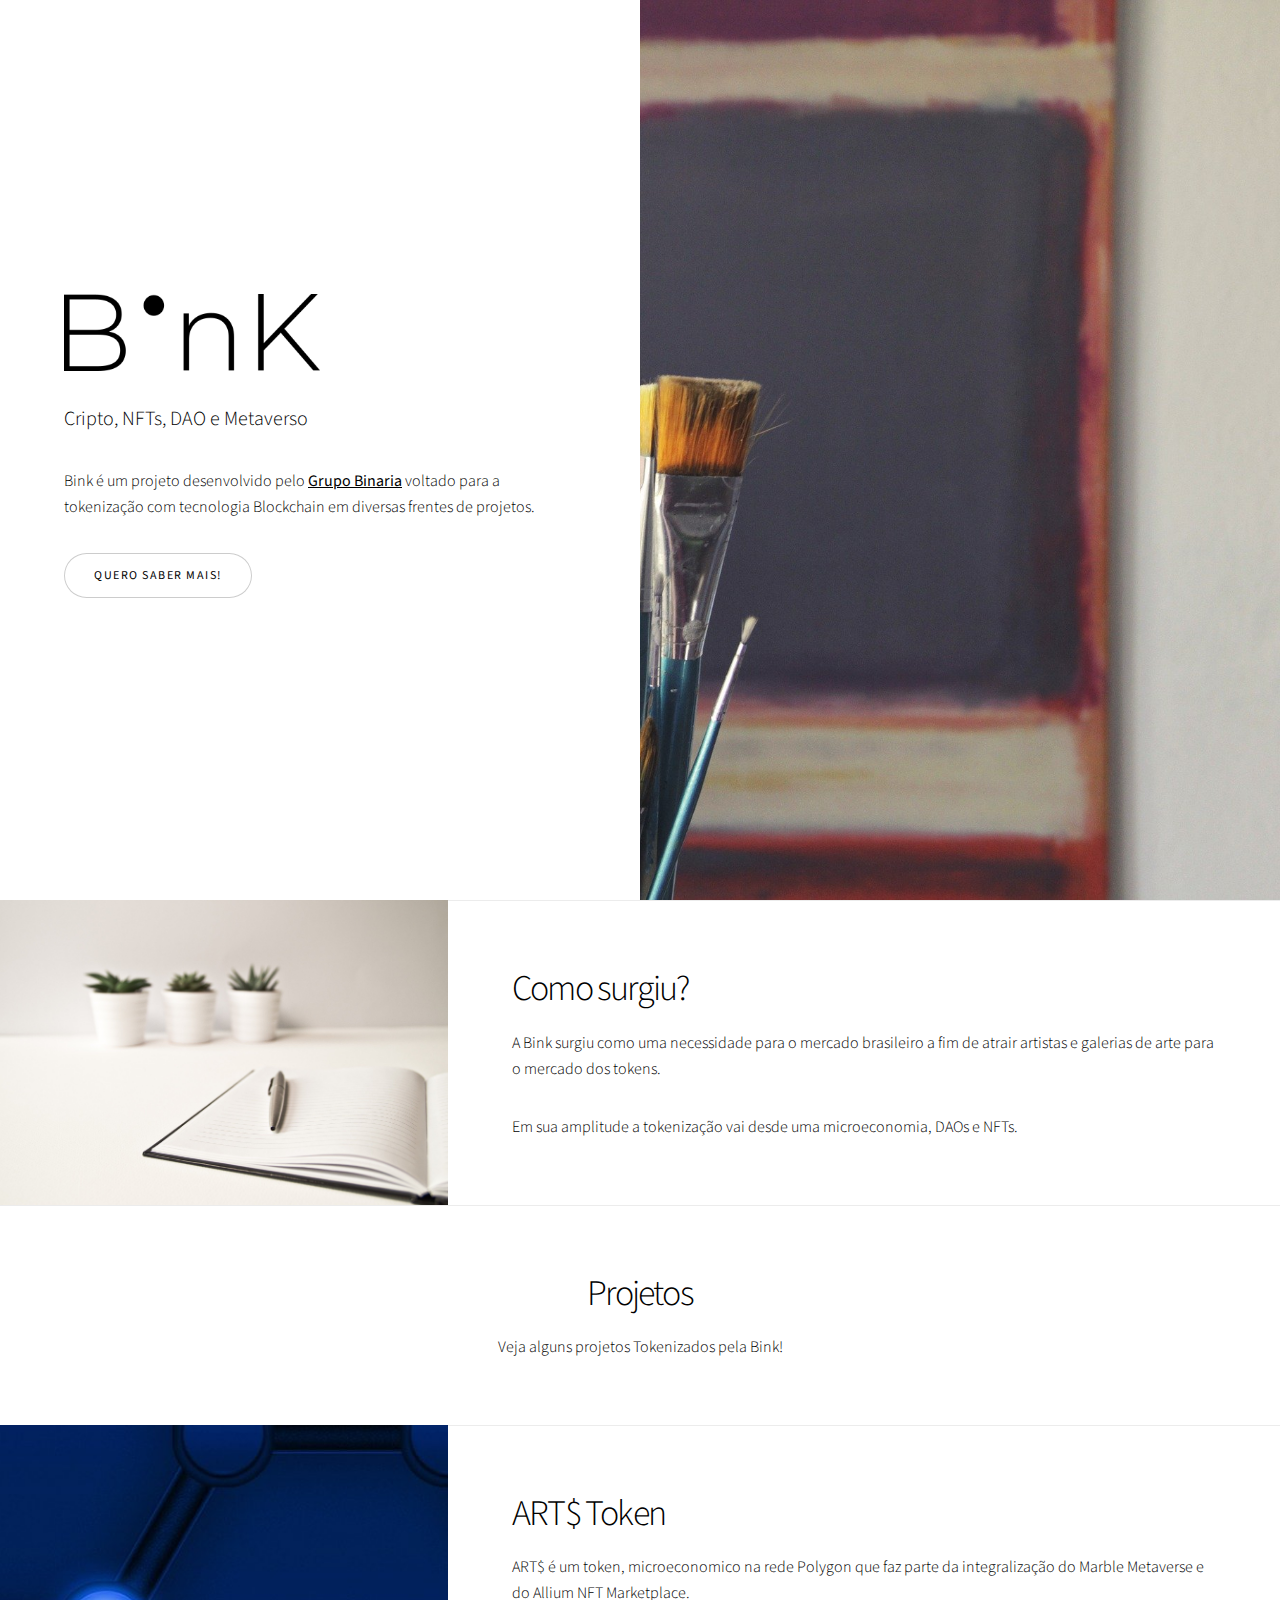
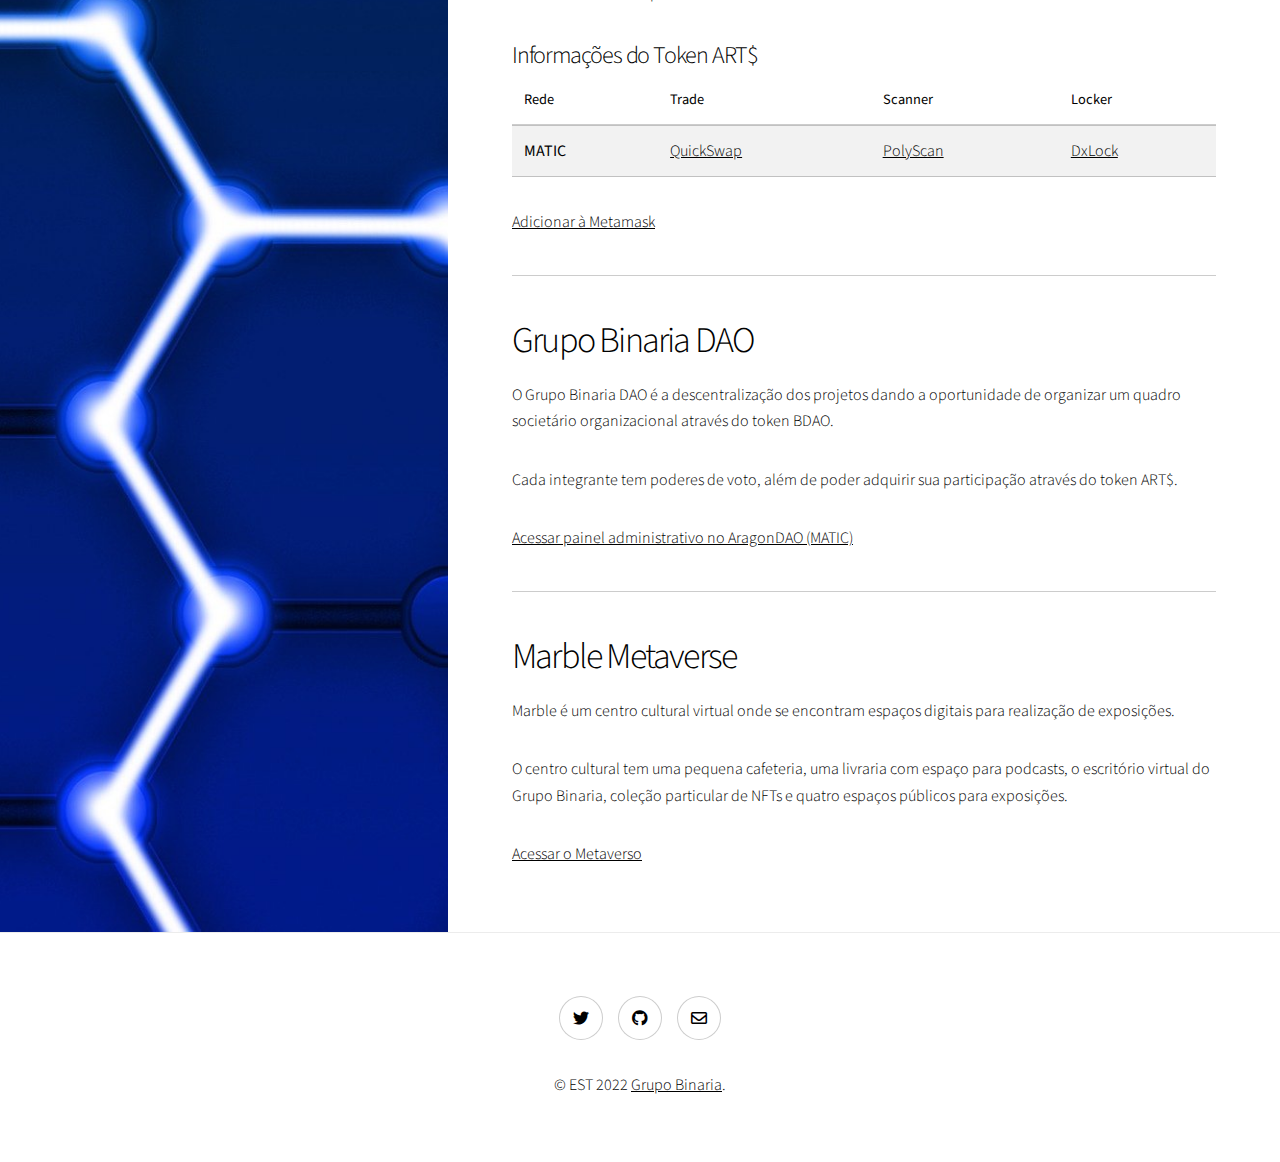
<file: index.html>
<!DOCTYPE HTML>
<html>
	<head>
		<title>Bink - Token, DAO, NFT e Web3</title>
		<meta charset="utf-8" />
		<meta name="viewport" content="width=device-width, initial-scale=1, user-scalable=no" />
		<meta name="description" content="Bink é um projeto desenvolvido pelo Grupo Binaria voltado para a tokenização com tecnologia Blockchain em diversas frentes de projetos.">
		<meta property="og:title" content="Bink - Token, DAO, NFT e Web3" />
		<meta property="og:type" content="website" />
		<meta property="og:url" content="https://bink.art.br" />
		<meta property="og:image" content="https://bink.art.br/images/og-image.jpg" />
		<meta property="og:description" content="Bink é um projeto desenvolvido pelo Grupo Binaria voltado para a tokenização com tecnologia Blockchain em diversas frentes de projetos." />
		<link rel="shortcut icon" href="https://bink.art.br/art-symbol.png" />
		<link rel="stylesheet" href="assets/css/main.css" />
		<noscript><link rel="stylesheet" href="assets/css/noscript.css" /></noscript>

	</head>
	<body class="is-preload">
		
		<!-- Wrapper -->
			<div id="wrapper" class="divided">

				<!-- One -->
					<section class="banner style1 orient-left content-align-left image-position-right fullscreen onload-image-fade-in onload-content-fade-right">
						<div class="content">
							<h1><img src="logo.png" alt="Bink" style="width: 50%;"/></h1>
							<p class="major">Cripto, NFTs, DAO e Metaverso</p>
							<p>Bink é um projeto desenvolvido pelo <a href="https://grupo.binaria.art.br/" target="_blank"><strong>Grupo Binaria</strong></a> voltado para a tokenização com tecnologia Blockchain em diversas frentes de projetos.<br />
							
							</p>
							
							<ul class="actions stacked">
								<li><a href="#sobre" class="button big wide smooth-scroll-middle">Quero saber mais!</a></li>
							</ul>
						</div>
						<div class="image">
							<img src="images/banner.jpg" alt="" />
						</div>
					</section>

				<!-- Two -->
					<section class="spotlight style1 orient-right content-align-left image-position-center" id="sobre">
						<div class="content">
							<h2>Como surgiu?</h2>
							<p>A Bink surgiu como uma necessidade para o mercado brasileiro a fim de atrair artistas e galerias de arte para o mercado dos tokens. </p>
							<p>Em sua amplitude a tokenização vai desde uma microeconomia, DAOs e NFTs.</p>
						</div>
						<div class="image">
							<img src="images/whitepaper.jpg" alt="" />
						</div>
					</section>

					<section class="wrapper style1 align-center" id="token">
						<div class="inner">
							<h2>Projetos</h2>
							<p>Veja alguns projetos Tokenizados pela Bink!</p>
						</div>
					</section>
				<section class="spotlight style1 orient-right content-align-left image-position-center">
					
					<div class="content">
						<h2>ART$ Token</h2>
						<p>ART$ é um token, microeconomico na rede Polygon que faz parte da integralização do Marble Metaverse e do Allium NFT Marketplace.</p>
						<h3>Informações do Token ART$</h3>
						<table>
							<thead>
								<tr>
									<th>Rede</th>
									<th>Trade</th>
									<th>Scanner</th>
									<th>Locker</th>
								</tr>
							</thead>
							<tbody>
								<tr>
									<td><strong>MATIC</strong></td>
									<td><a href="https://polygonscan.com/token/0xa267622987b75e1d37ffb8134a1f9ee3435fbb28" target="_blank">QuickSwap</a></td>
									<td><a href="https://polygonscan.com/token/0xa267622987b75e1d37ffb8134a1f9ee3435fbb28" target="_blank">PolyScan</a></td>
									<td><a href="https://dxsale.app/app/v3/dxlockview?id=0&add=0xAc9D756E5a0d301b054366d703924F3B03C3E038&type=lplock&chain=Matic" target="_blank">DxLock</a></td>
								</tr>											
							</tbody>
						</table>
						<p><a onclick="addBinkMatic()">Adicionar à Metamask</a></p>
						<hr />
						<h2>Grupo Binaria DAO</h2>
						<p>O Grupo Binaria DAO é a descentralização dos projetos dando a oportunidade de organizar um quadro societário organizacional através do token BDAO.</p>
						<p>Cada integrante tem poderes de voto, além de poder adquirir sua participação através do token ART$.</p>
						<p><a href="https://client.aragon.org/#/groupbinaria.aragonid.eth" target="_blank">Acessar painel administrativo no AragonDAO (MATIC)</a></p>
						<hr />
						<h2>Marble Metaverse</h2>
						<p>Marble é um centro cultural virtual onde se encontram espaços digitais para realização de exposições.</p>
						<p>O centro cultural tem uma pequena cafeteria, uma livraria com espaço para podcasts, o escritório virtual do Grupo Binaria, coleção particular de NFTs e quatro espaços públicos para exposições.</p>
						<p><a href="https://marble.net.br" target="_blank">Acessar o Metaverso</a></p>
					</div>
					<div class="image">
						<img src="images/connect.jpg" alt="" />
					</div>
					</section>

<!-- 
<section class="wrapper style1 align-center">
						<div class="inner">
							<h2>Tecnologias</h2>
							<p>Conheça as tecnologias por trás de todos os projetos realizados e criados pela <strong>Bink</strong></p>
						</div>

						<!-- Gallery --
							<div class="gallery style2 medium lightbox onscroll-fade-in">
								<article>
									<a href="#" class="image">
										<img src="images/tech/polygon.png" alt="" />
									</a>
									<div class="caption">
										<h3>Rede Polygon (Matic)</h3>
										<p>Segunda camada da rede Ethereum.</p>
									</div>
								</article>
								<article>
									<a href="#" class="image">
										<img src="images/tech/netlify.png" alt="" />
									</a>
									<div class="caption">
										<h3>Netlify</h3>
										<p>Hospedagem de páginas.</p>
									</div>
								</article>
								<article>
									<a href="#" class="image">
										<img src="images/tech/firebase.png" alt="" />
									</a>
									<div class="caption">
										<h3>Google Firebase</h3>
										<p>Banco de Dados e comunicação Realtime.</p>
									</div>
								</article>
								<article>
									<a href="#" class="image">
										<img src="images/tech/aframe.png" alt="" />
									</a>
									<div class="caption">
										<h3>A-Frame</h3>
										<p>Framework para 3D desenvolvido pela Mozilla.</p>
									</div>
								</article>
								<article>
									<a href="#" class="image">
										<img src="images/tech/gitlab.png" alt="" />
									</a>
									<div class="caption">
										<h3>Gitlab</h3>
										<p>Repositório de códigos.</p>
									</div>
								</article>
								
							</div>

					</section>
-->
				<!-- Seven 
					<section class="wrapper style1 align-center" id="contato">
						<div class="inner medium">
							<h2>Contato</h2>
							<form method="post" action="#" netlify>
								<div class="fields">
									<div class="field half">
										<label for="name">Nome</label>
										<input type="text" name="name" id="name" value="" />
									</div>
									<div class="field half">
										<label for="email">Email</label>
										<input type="email" name="email" id="email" value="" />
									</div>
									<div class="field">
										<label for="message">Mensagem</label>
										<textarea name="message" id="message" rows="6"></textarea>
									</div>
								</div>
								<ul class="actions special">
									<li><input type="submit" name="submit" id="submit" value="Fale conosco!" /></li>
								</ul>
							</form>

						</div>
					</section>-->

				<!-- Footer -->
					<footer class="wrapper style1 align-center">
						<div class="inner">
							<ul class="icons">
								<li><a href="https://twitter.com/0x_bink" class="icon brands style2 fa-twitter"><span class="label">Twitter</span></a></li>
								<li><a href="https://github.com/binaria-arte-contemporanea" class="icon brands style2 fa-github"><span class="label">Github</span></a></li>
								<li><a href="mailto:team@bink.art.br" class="icon style2 fa-envelope"><span class="label">Email</span></a></li>
							</ul>
							<p>&copy; EST 2022 <a href="https://grupo.binaria.art.br">Grupo Binaria</a>.</p>
						</div>
					</footer>

			</div>

			<!-- Scripts -->
			<script src="assets/js/jquery.min.js"></script>
			<script src="assets/js/jquery.scrollex.min.js"></script>
			<script src="assets/js/jquery.scrolly.min.js"></script>
			<script src="assets/js/browser.min.js"></script>
			<script src="assets/js/breakpoints.min.js"></script>
			<script src="assets/js/util.js"></script>
			<script src="assets/js/vanilla-js-tabs.min.js"></script>
			<script src="assets/js/main.js"></script>
		
			<script src="assets/js/bundle.js"></script>
	</body>
</html>
</file>
<file: assets/css/noscript.css>
/*
	Story by HTML5 UP
	html5up.net | @ajlkn
	Free for personal and commercial use under the CCA 3.0 license (html5up.net/license)
*/

/* Banner (transitions) */

	.banner.onload-content-fade-up .content {
		-moz-transition: none;
		-webkit-transition: none;
		-ms-transition: none;
		transition: none;
	}

	body.is-preload .banner.onload-content-fade-up .content {
		-moz-transform: none;
		-webkit-transform: none;
		-ms-transform: none;
		transform: none;
		opacity: 1;
	}

	.banner.onload-content-fade-down .content {
		-moz-transition: none;
		-webkit-transition: none;
		-ms-transition: none;
		transition: none;
	}

	body.is-preload .banner.onload-content-fade-down .content {
		-moz-transform: none;
		-webkit-transform: none;
		-ms-transform: none;
		transform: none;
		opacity: 1;
	}

	.banner.onload-content-fade-left .content {
		-moz-transition: none;
		-webkit-transition: none;
		-ms-transition: none;
		transition: none;
	}

	body.is-preload .banner.onload-content-fade-left .content {
		-moz-transform: none;
		-webkit-transform: none;
		-ms-transform: none;
		transform: none;
		opacity: 1;
	}

	.banner.onload-content-fade-right .content {
		-moz-transition: none;
		-webkit-transition: none;
		-ms-transition: none;
		transition: none;
	}

	body.is-preload .banner.onload-content-fade-right .content {
		-moz-transform: none;
		-webkit-transform: none;
		-ms-transform: none;
		transform: none;
		opacity: 1;
	}

	.banner.onload-content-fade-in .content {
		-moz-transition: none;
		-webkit-transition: none;
		-ms-transition: none;
		transition: none;
	}

	body.is-preload .banner.onload-content-fade-in .content {
		-moz-transform: none;
		-webkit-transform: none;
		-ms-transform: none;
		transform: none;
		opacity: 1;
	}

	.banner.onload-image-fade-up .image {
		-moz-transition: none;
		-webkit-transition: none;
		-ms-transition: none;
		transition: none;
	}

		.banner.onload-image-fade-up .image img {
			-moz-transition: none;
			-webkit-transition: none;
			-ms-transition: none;
			transition: none;
		}

	body.is-preload .banner.onload-image-fade-up .image {
		-moz-transform: none;
		-webkit-transform: none;
		-ms-transform: none;
		transform: none;
		opacity: 1;
	}

		body.is-preload .banner.onload-image-fade-up .image img {
			opacity: 1;
		}

	.banner.onload-image-fade-down .image {
		-moz-transition: none;
		-webkit-transition: none;
		-ms-transition: none;
		transition: none;
	}

		.banner.onload-image-fade-down .image img {
			-moz-transition: none;
			-webkit-transition: none;
			-ms-transition: none;
			transition: none;
		}

	body.is-preload .banner.onload-image-fade-down .image {
		-moz-transform: none;
		-webkit-transform: none;
		-ms-transform: none;
		transform: none;
		opacity: 1;
	}

		body.is-preload .banner.onload-image-fade-down .image img {
			opacity: 1;
		}

	.banner.onload-image-fade-left .image {
		-moz-transition: none;
		-webkit-transition: none;
		-ms-transition: none;
		transition: none;
	}

		.banner.onload-image-fade-left .image img {
			-moz-transition: none;
			-webkit-transition: none;
			-ms-transition: none;
			transition: none;
		}

	body.is-preload .banner.onload-image-fade-left .image {
		-moz-transform: none;
		-webkit-transform: none;
		-ms-transform: none;
		transform: none;
		opacity: 1;
	}

		body.is-preload .banner.onload-image-fade-left .image img {
			opacity: 1;
		}

	.banner.onload-image-fade-right .image {
		-moz-transition: none;
		-webkit-transition: none;
		-ms-transition: none;
		transition: none;
	}

		.banner.onload-image-fade-right .image img {
			-moz-transition: none;
			-webkit-transition: none;
			-ms-transition: none;
			transition: none;
		}

	body.is-preload .banner.onload-image-fade-right .image {
		-moz-transform: none;
		-webkit-transform: none;
		-ms-transform: none;
		transform: none;
		opacity: 1;
	}

		body.is-preload .banner.onload-image-fade-right .image img {
			opacity: 1;
		}

	.banner.onload-image-fade-in .image img {
		-moz-transition: none;
		-webkit-transition: none;
		-ms-transition: none;
		transition: none;
	}

	body.is-preload .banner.onload-image-fade-in .image img {
		opacity: 1;
	}

	.banner.onscroll-content-fade-up .content {
		-moz-transition: none;
		-webkit-transition: none;
		-ms-transition: none;
		transition: none;
	}

	.banner.onscroll-content-fade-up.is-inactive .content {
		-moz-transform: none;
		-webkit-transform: none;
		-ms-transform: none;
		transform: none;
		opacity: 1;
	}

	.banner.onscroll-content-fade-down .content {
		-moz-transition: none;
		-webkit-transition: none;
		-ms-transition: none;
		transition: none;
	}

	.banner.onscroll-content-fade-down.is-inactive .content {
		-moz-transform: none;
		-webkit-transform: none;
		-ms-transform: none;
		transform: none;
		opacity: 1;
	}

	.banner.onscroll-content-fade-left .content {
		-moz-transition: none;
		-webkit-transition: none;
		-ms-transition: none;
		transition: none;
	}

	.banner.onscroll-content-fade-left.is-inactive .content {
		-moz-transform: none;
		-webkit-transform: none;
		-ms-transform: none;
		transform: none;
		opacity: 1;
	}

	.banner.onscroll-content-fade-right .content {
		-moz-transition: none;
		-webkit-transition: none;
		-ms-transition: none;
		transition: none;
	}

	.banner.onscroll-content-fade-right.is-inactive .content {
		-moz-transform: none;
		-webkit-transform: none;
		-ms-transform: none;
		transform: none;
		opacity: 1;
	}

	.banner.onscroll-content-fade-in .content {
		-moz-transition: none;
		-webkit-transition: none;
		-ms-transition: none;
		transition: none;
	}

	.banner.onscroll-content-fade-in.is-inactive .content {
		-moz-transform: none;
		-webkit-transform: none;
		-ms-transform: none;
		transform: none;
		opacity: 1;
	}

	.banner.onscroll-image-fade-up .image {
		-moz-transition: none;
		-webkit-transition: none;
		-ms-transition: none;
		transition: none;
	}

		.banner.onscroll-image-fade-up .image img {
			-moz-transition: none;
			-webkit-transition: none;
			-ms-transition: none;
			transition: none;
		}

	.banner.onscroll-image-fade-up.is-inactive .image {
		-moz-transform: none;
		-webkit-transform: none;
		-ms-transform: none;
		transform: none;
		opacity: 1;
	}

		.banner.onscroll-image-fade-up.is-inactive .image img {
			opacity: 1;
		}

	.banner.onscroll-image-fade-down .image {
		-moz-transition: none;
		-webkit-transition: none;
		-ms-transition: none;
		transition: none;
	}

		.banner.onscroll-image-fade-down .image img {
			-moz-transition: none;
			-webkit-transition: none;
			-ms-transition: none;
			transition: none;
		}

	.banner.onscroll-image-fade-down.is-inactive .image {
		-moz-transform: none;
		-webkit-transform: none;
		-ms-transform: none;
		transform: none;
		opacity: 1;
	}

		.banner.onscroll-image-fade-down.is-inactive .image img {
			opacity: 1;
		}

	.banner.onscroll-image-fade-left .image {
		-moz-transition: none;
		-webkit-transition: none;
		-ms-transition: none;
		transition: none;
	}

		.banner.onscroll-image-fade-left .image img {
			-moz-transition: none;
			-webkit-transition: none;
			-ms-transition: none;
			transition: none;
		}

	.banner.onscroll-image-fade-left.is-inactive .image {
		-moz-transform: none;
		-webkit-transform: none;
		-ms-transform: none;
		transform: none;
		opacity: 1;
	}

		.banner.onscroll-image-fade-left.is-inactive .image img {
			opacity: 1;
		}

	.banner.onscroll-image-fade-right .image {
		-moz-transition: none;
		-webkit-transition: none;
		-ms-transition: none;
		transition: none;
	}

		.banner.onscroll-image-fade-right .image img {
			-moz-transition: none;
			-webkit-transition: none;
			-ms-transition: none;
			transition: none;
		}

	.banner.onscroll-image-fade-right.is-inactive .image {
		-moz-transform: none;
		-webkit-transform: none;
		-ms-transform: none;
		transform: none;
		opacity: 1;
	}

		.banner.onscroll-image-fade-right.is-inactive .image img {
			opacity: 1;
		}

	.banner.onscroll-image-fade-in .image img {
		-moz-transition: none;
		-webkit-transition: none;
		-ms-transition: none;
		transition: none;
	}

	.banner.onscroll-image-fade-in.is-inactive .image img {
		opacity: 1;
	}
</file>
<file: assets/css/main.css>
@import url(fontawesome-all.min.css);
@import url("https://fonts.googleapis.com/css?family=Source+Sans+Pro:300,300i,400,400i");

/*
	Story by HTML5 UP
	html5up.net | @ajlkn
	Free for personal and commercial use under the CCA 3.0 license (html5up.net/license)
*/

html, body, div, span, applet, object,
iframe, h1, h2, h3, h4, h5, h6, p, blockquote,
pre, a, abbr, acronym, address, big, cite,
code, del, dfn, em, img, ins, kbd, q, s, samp,
small, strike, strong, sub, sup, tt, var, b,
u, i, center, dl, dt, dd, ol, ul, li, fieldset,
form, label, legend, table, caption, tbody,
tfoot, thead, tr, th, td, article, aside,
canvas, details, embed, figure, figcaption,
footer, header, hgroup, menu, nav, output, ruby,
section, summary, time, mark, audio, video {
	margin: 0;
	padding: 0;
	border: 0;
	font-size: 100%;
	font: inherit;
	vertical-align: baseline;}

article, aside, details, figcaption, figure,
footer, header, hgroup, menu, nav, section {
	display: block;}

body {
	line-height: 1;
}

ol, ul {
	list-style: none;
}

blockquote, q {
	quotes: none;
}

	blockquote:before, blockquote:after, q:before, q:after {
		content: '';
		content: none;
	}

table {
	border-collapse: collapse;
	border-spacing: 0;
}

body {
	-webkit-text-size-adjust: none;
}

mark {
	background-color: transparent;
	color: inherit;
}

input::-moz-focus-inner {
	border: 0;
	padding: 0;
}

input, select, textarea {
	-moz-appearance: none;
	-webkit-appearance: none;
	-ms-appearance: none;
	appearance: none;
}

/* Basic */

	@-ms-viewport {
		width: device-width;
	}

	body {
		-ms-overflow-style: scrollbar;
	}

	@media screen and (max-width: 480px) {

		html, body {
			min-width: 320px;
		}

	}

	html {
		box-sizing: border-box;
	}

	*, *:before, *:after {
		box-sizing: inherit;
	}

	body {
		background: #ffffff;
	}

		body.is-preload *, body.is-preload *:before, body.is-preload *:after {
			-moz-animation: none !important;
			-webkit-animation: none !important;
			-ms-animation: none !important;
			animation: none !important;
			-moz-transition: none !important;
			-webkit-transition: none !important;
			-ms-transition: none !important;
			transition: none !important;
		}

/* Type */

	html {
		font-size: 18pt;
	}

		@media screen and (max-width: 1680px) {

			html {
				font-size: 14pt;
			}

		}

		@media screen and (max-width: 1280px) {

			html {
				font-size: 12pt;
			}

		}

		@media screen and (max-width: 736px) {

			html {
				font-size: 11pt;
			}

		}

		@media screen and (max-width: 360px) {

			html {
				font-size: 10pt;
			}

		}

	body {
		background-color: #ffffff;
		color: #000000;
	}

	body, input, select, textarea {
		font-family: "Source Sans Pro", Helvetica, sans-serif;
		font-size: 1rem;
		font-weight: 300;
		line-height: 1.65;
	}

	a {
		-moz-transition: color 0.2s ease-in-out;
		-webkit-transition: color 0.2s ease-in-out;
		-ms-transition: color 0.2s ease-in-out;
		transition: color 0.2s ease-in-out;
		text-decoration: underline;
	}

		a:hover {
			text-decoration: none;
		}

	strong, b {
		font-weight: 400;
	}

	em, i {
		font-style: italic;
	}

	p {
		margin: 0 0 2rem 0;
	}

		p.major {
			font-size: 1.25rem;
		}

	h1, h2, h3, h4, h5, h6 {
		font-weight: 300;
		line-height: 1.375;
		letter-spacing: -0.05em;
		margin: 0 0 1rem 0;
	}

		h1 a, h2 a, h3 a, h4 a, h5 a, h6 a {
			color: inherit;
			text-decoration: none;
		}

	h1 {
		font-size: 3.5rem;
		line-height: 1.2;
	}

	h2 {
		font-size: 2.25rem;
	}

	h3 {
		font-size: 1.5rem;
	}

	h4 {
		font-size: 1.1rem;
	}

	h5 {
		font-size: 0.9rem;
	}

	h6 {
		font-size: 0.7rem;
	}

	sub {
		font-size: 0.8rem;
		position: relative;
		top: 0.5rem;
	}

	sup {
		font-size: 0.8rem;
		position: relative;
		top: -0.5rem;
	}

	blockquote {
		border-left: solid 4px;
		font-style: italic;
		margin: 0 0 2rem 0;
		padding: 0.5rem 0 0.5rem 2rem;
	}

	code {
		border-radius: 4px;
		font-family: "Courier New", monospace;
		font-size: 0.9em;
		margin: 0 0.25rem;
		padding: 0.25rem 0.325rem;
	}

	pre {
		-webkit-overflow-scrolling: touch;
		font-family: "Courier New", monospace;
		font-size: 0.9em;
		margin: 0 0 2rem 0;
	}

		pre code {
			display: block;
			line-height: 1.5;
			padding: 0.75rem 1rem;
			overflow-x: auto;
		}

	hr {
		border: 0;
		border-bottom: solid 1px;
		margin: 2.5rem 0;
	}

		hr.major {
			margin: 3.5rem 0;
		}

	.align-left {
		text-align: left;
	}

	.align-center {
		text-align: center;
	}

	.align-right {
		text-align: right;
	}

	@media screen and (max-width: 736px) {

		p.major {
			font-size: 1.1rem;
		}

		h1 {
			font-size: 2.5rem;
		}

		h2 {
			font-size: 2rem;
		}

		h3 {
			font-size: 1.25rem;
		}

		h4 {
			font-size: 1rem;
		}

	}

	input, select, textarea {
		color: #000000;
	}

	a {
		color: #000000;
	}

		a:hover {
			color: #6F6F6F;
		}

	strong, b {
		color: #000000;
	}

	h1, h2, h3, h4, h5, h6 {
		color: #000000;
	}

	blockquote {
		border-left-color: rgba(0, 0, 0, 0.2);
	}

	code {
		background: rgba(0, 0, 0, 0.05);
		border-color: rgba(0, 0, 0, 0.2);
	}

	hr {
		border-bottom-color: rgba(0, 0, 0, 0.2);
	}

/* Row */

	.row {
		display: flex;
		flex-wrap: wrap;
		box-sizing: border-box;
		align-items: stretch;
	}

		.row > * {
			box-sizing: border-box;
		}

		.row.gtr-uniform > * > :last-child {
			margin-bottom: 0;
		}

		.row.aln-left {
			justify-content: flex-start;
		}

		.row.aln-center {
			justify-content: center;
		}

		.row.aln-right {
			justify-content: flex-end;
		}

		.row.aln-top {
			align-items: flex-start;
		}

		.row.aln-middle {
			align-items: center;
		}

		.row.aln-bottom {
			align-items: flex-end;
		}

		.row > .imp {
			order: -1;
		}

		.row > .col-1 {
			width: 8.33333%;
		}

		.row > .off-1 {
			margin-left: 8.33333%;
		}

		.row > .col-2 {
			width: 16.66667%;
		}

		.row > .off-2 {
			margin-left: 16.66667%;
		}

		.row > .col-3 {
			width: 25%;
		}

		.row > .off-3 {
			margin-left: 25%;
		}

		.row > .col-4 {
			width: 33.33333%;
		}

		.row > .off-4 {
			margin-left: 33.33333%;
		}

		.row > .col-5 {
			width: 41.66667%;
		}

		.row > .off-5 {
			margin-left: 41.66667%;
		}

		.row > .col-6 {
			width: 50%;
		}

		.row > .off-6 {
			margin-left: 50%;
		}

		.row > .col-7 {
			width: 58.33333%;
		}

		.row > .off-7 {
			margin-left: 58.33333%;
		}

		.row > .col-8 {
			width: 66.66667%;
		}

		.row > .off-8 {
			margin-left: 66.66667%;
		}

		.row > .col-9 {
			width: 75%;
		}

		.row > .off-9 {
			margin-left: 75%;
		}

		.row > .col-10 {
			width: 83.33333%;
		}

		.row > .off-10 {
			margin-left: 83.33333%;
		}

		.row > .col-11 {
			width: 91.66667%;
		}

		.row > .off-11 {
			margin-left: 91.66667%;
		}

		.row > .col-12 {
			width: 100%;
		}

		.row > .off-12 {
			margin-left: 100%;
		}

		.row.gtr-0 {
			margin-top: 0;
			margin-left: 0rem;
		}

			.row.gtr-0 > * {
				padding: 0 0 0 0rem;
			}

			.row.gtr-0.gtr-uniform {
				margin-top: 0rem;
			}

				.row.gtr-0.gtr-uniform > * {
					padding-top: 0rem;
				}

		.row.gtr-25 {
			margin-top: 0;
			margin-left: -0.5rem;
		}

			.row.gtr-25 > * {
				padding: 0 0 0 0.5rem;
			}

			.row.gtr-25.gtr-uniform {
				margin-top: -0.5rem;
			}

				.row.gtr-25.gtr-uniform > * {
					padding-top: 0.5rem;
				}

		.row.gtr-50 {
			margin-top: 0;
			margin-left: -1rem;
		}

			.row.gtr-50 > * {
				padding: 0 0 0 1rem;
			}

			.row.gtr-50.gtr-uniform {
				margin-top: -1rem;
			}

				.row.gtr-50.gtr-uniform > * {
					padding-top: 1rem;
				}

		.row {
			margin-top: 0;
			margin-left: -2rem;
		}

			.row > * {
				padding: 0 0 0 2rem;
			}

			.row.gtr-uniform {
				margin-top: -2rem;
			}

				.row.gtr-uniform > * {
					padding-top: 2rem;
				}

		.row.gtr-150 {
			margin-top: 0;
			margin-left: -3rem;
		}

			.row.gtr-150 > * {
				padding: 0 0 0 3rem;
			}

			.row.gtr-150.gtr-uniform {
				margin-top: -3rem;
			}

				.row.gtr-150.gtr-uniform > * {
					padding-top: 3rem;
				}

		.row.gtr-200 {
			margin-top: 0;
			margin-left: -4rem;
		}

			.row.gtr-200 > * {
				padding: 0 0 0 4rem;
			}

			.row.gtr-200.gtr-uniform {
				margin-top: -4rem;
			}

				.row.gtr-200.gtr-uniform > * {
					padding-top: 4rem;
				}

		@media screen and (max-width: 1680px) {

			.row {
				display: flex;
				flex-wrap: wrap;
				box-sizing: border-box;
				align-items: stretch;
			}

				.row > * {
					box-sizing: border-box;
				}

				.row.gtr-uniform > * > :last-child {
					margin-bottom: 0;
				}

				.row.aln-left {
					justify-content: flex-start;
				}

				.row.aln-center {
					justify-content: center;
				}

				.row.aln-right {
					justify-content: flex-end;
				}

				.row.aln-top {
					align-items: flex-start;
				}

				.row.aln-middle {
					align-items: center;
				}

				.row.aln-bottom {
					align-items: flex-end;
				}

				.row > .imp-xlarge {
					order: -1;
				}

				.row > .col-1-xlarge {
					width: 8.33333%;
				}

				.row > .off-1-xlarge {
					margin-left: 8.33333%;
				}

				.row > .col-2-xlarge {
					width: 16.66667%;
				}

				.row > .off-2-xlarge {
					margin-left: 16.66667%;
				}

				.row > .col-3-xlarge {
					width: 25%;
				}

				.row > .off-3-xlarge {
					margin-left: 25%;
				}

				.row > .col-4-xlarge {
					width: 33.33333%;
				}

				.row > .off-4-xlarge {
					margin-left: 33.33333%;
				}

				.row > .col-5-xlarge {
					width: 41.66667%;
				}

				.row > .off-5-xlarge {
					margin-left: 41.66667%;
				}

				.row > .col-6-xlarge {
					width: 50%;
				}

				.row > .off-6-xlarge {
					margin-left: 50%;
				}

				.row > .col-7-xlarge {
					width: 58.33333%;
				}

				.row > .off-7-xlarge {
					margin-left: 58.33333%;
				}

				.row > .col-8-xlarge {
					width: 66.66667%;
				}

				.row > .off-8-xlarge {
					margin-left: 66.66667%;
				}

				.row > .col-9-xlarge {
					width: 75%;
				}

				.row > .off-9-xlarge {
					margin-left: 75%;
				}

				.row > .col-10-xlarge {
					width: 83.33333%;
				}

				.row > .off-10-xlarge {
					margin-left: 83.33333%;
				}

				.row > .col-11-xlarge {
					width: 91.66667%;
				}

				.row > .off-11-xlarge {
					margin-left: 91.66667%;
				}

				.row > .col-12-xlarge {
					width: 100%;
				}

				.row > .off-12-xlarge {
					margin-left: 100%;
				}

				.row.gtr-0 {
					margin-top: 0;
					margin-left: 0rem;
				}

					.row.gtr-0 > * {
						padding: 0 0 0 0rem;
					}

					.row.gtr-0.gtr-uniform {
						margin-top: 0rem;
					}

						.row.gtr-0.gtr-uniform > * {
							padding-top: 0rem;
						}

				.row.gtr-25 {
					margin-top: 0;
					margin-left: -0.5rem;
				}

					.row.gtr-25 > * {
						padding: 0 0 0 0.5rem;
					}

					.row.gtr-25.gtr-uniform {
						margin-top: -0.5rem;
					}

						.row.gtr-25.gtr-uniform > * {
							padding-top: 0.5rem;
						}

				.row.gtr-50 {
					margin-top: 0;
					margin-left: -1rem;
				}

					.row.gtr-50 > * {
						padding: 0 0 0 1rem;
					}

					.row.gtr-50.gtr-uniform {
						margin-top: -1rem;
					}

						.row.gtr-50.gtr-uniform > * {
							padding-top: 1rem;
						}

				.row {
					margin-top: 0;
					margin-left: -2rem;
				}

					.row > * {
						padding: 0 0 0 2rem;
					}

					.row.gtr-uniform {
						margin-top: -2rem;
					}

						.row.gtr-uniform > * {
							padding-top: 2rem;
						}

				.row.gtr-150 {
					margin-top: 0;
					margin-left: -3rem;
				}

					.row.gtr-150 > * {
						padding: 0 0 0 3rem;
					}

					.row.gtr-150.gtr-uniform {
						margin-top: -3rem;
					}

						.row.gtr-150.gtr-uniform > * {
							padding-top: 3rem;
						}

				.row.gtr-200 {
					margin-top: 0;
					margin-left: -4rem;
				}

					.row.gtr-200 > * {
						padding: 0 0 0 4rem;
					}

					.row.gtr-200.gtr-uniform {
						margin-top: -4rem;
					}

						.row.gtr-200.gtr-uniform > * {
							padding-top: 4rem;
						}

		}

		@media screen and (max-width: 1280px) {

			.row {
				display: flex;
				flex-wrap: wrap;
				box-sizing: border-box;
				align-items: stretch;
			}

				.row > * {
					box-sizing: border-box;
				}

				.row.gtr-uniform > * > :last-child {
					margin-bottom: 0;
				}

				.row.aln-left {
					justify-content: flex-start;
				}

				.row.aln-center {
					justify-content: center;
				}

				.row.aln-right {
					justify-content: flex-end;
				}

				.row.aln-top {
					align-items: flex-start;
				}

				.row.aln-middle {
					align-items: center;
				}

				.row.aln-bottom {
					align-items: flex-end;
				}

				.row > .imp-large {
					order: -1;
				}

				.row > .col-1-large {
					width: 8.33333%;
				}

				.row > .off-1-large {
					margin-left: 8.33333%;
				}

				.row > .col-2-large {
					width: 16.66667%;
				}

				.row > .off-2-large {
					margin-left: 16.66667%;
				}

				.row > .col-3-large {
					width: 25%;
				}

				.row > .off-3-large {
					margin-left: 25%;
				}

				.row > .col-4-large {
					width: 33.33333%;
				}

				.row > .off-4-large {
					margin-left: 33.33333%;
				}

				.row > .col-5-large {
					width: 41.66667%;
				}

				.row > .off-5-large {
					margin-left: 41.66667%;
				}

				.row > .col-6-large {
					width: 50%;
				}

				.row > .off-6-large {
					margin-left: 50%;
				}

				.row > .col-7-large {
					width: 58.33333%;
				}

				.row > .off-7-large {
					margin-left: 58.33333%;
				}

				.row > .col-8-large {
					width: 66.66667%;
				}

				.row > .off-8-large {
					margin-left: 66.66667%;
				}

				.row > .col-9-large {
					width: 75%;
				}

				.row > .off-9-large {
					margin-left: 75%;
				}

				.row > .col-10-large {
					width: 83.33333%;
				}

				.row > .off-10-large {
					margin-left: 83.33333%;
				}

				.row > .col-11-large {
					width: 91.66667%;
				}

				.row > .off-11-large {
					margin-left: 91.66667%;
				}

				.row > .col-12-large {
					width: 100%;
				}

				.row > .off-12-large {
					margin-left: 100%;
				}

				.row.gtr-0 {
					margin-top: 0;
					margin-left: 0rem;
				}

					.row.gtr-0 > * {
						padding: 0 0 0 0rem;
					}

					.row.gtr-0.gtr-uniform {
						margin-top: 0rem;
					}

						.row.gtr-0.gtr-uniform > * {
							padding-top: 0rem;
						}

				.row.gtr-25 {
					margin-top: 0;
					margin-left: -0.5rem;
				}

					.row.gtr-25 > * {
						padding: 0 0 0 0.5rem;
					}

					.row.gtr-25.gtr-uniform {
						margin-top: -0.5rem;
					}

						.row.gtr-25.gtr-uniform > * {
							padding-top: 0.5rem;
						}

				.row.gtr-50 {
					margin-top: 0;
					margin-left: -1rem;
				}

					.row.gtr-50 > * {
						padding: 0 0 0 1rem;
					}

					.row.gtr-50.gtr-uniform {
						margin-top: -1rem;
					}

						.row.gtr-50.gtr-uniform > * {
							padding-top: 1rem;
						}

				.row {
					margin-top: 0;
					margin-left: -2rem;
				}

					.row > * {
						padding: 0 0 0 2rem;
					}

					.row.gtr-uniform {
						margin-top: -2rem;
					}

						.row.gtr-uniform > * {
							padding-top: 2rem;
						}

				.row.gtr-150 {
					margin-top: 0;
					margin-left: -3rem;
				}

					.row.gtr-150 > * {
						padding: 0 0 0 3rem;
					}

					.row.gtr-150.gtr-uniform {
						margin-top: -3rem;
					}

						.row.gtr-150.gtr-uniform > * {
							padding-top: 3rem;
						}

				.row.gtr-200 {
					margin-top: 0;
					margin-left: -4rem;
				}

					.row.gtr-200 > * {
						padding: 0 0 0 4rem;
					}

					.row.gtr-200.gtr-uniform {
						margin-top: -4rem;
					}

						.row.gtr-200.gtr-uniform > * {
							padding-top: 4rem;
						}

		}

		@media screen and (max-width: 980px) {

			.row {
				display: flex;
				flex-wrap: wrap;
				box-sizing: border-box;
				align-items: stretch;
			}

				.row > * {
					box-sizing: border-box;
				}

				.row.gtr-uniform > * > :last-child {
					margin-bottom: 0;
				}

				.row.aln-left {
					justify-content: flex-start;
				}

				.row.aln-center {
					justify-content: center;
				}

				.row.aln-right {
					justify-content: flex-end;
				}

				.row.aln-top {
					align-items: flex-start;
				}

				.row.aln-middle {
					align-items: center;
				}

				.row.aln-bottom {
					align-items: flex-end;
				}

				.row > .imp-medium {
					order: -1;
				}

				.row > .col-1-medium {
					width: 8.33333%;
				}

				.row > .off-1-medium {
					margin-left: 8.33333%;
				}

				.row > .col-2-medium {
					width: 16.66667%;
				}

				.row > .off-2-medium {
					margin-left: 16.66667%;
				}

				.row > .col-3-medium {
					width: 25%;
				}

				.row > .off-3-medium {
					margin-left: 25%;
				}

				.row > .col-4-medium {
					width: 33.33333%;
				}

				.row > .off-4-medium {
					margin-left: 33.33333%;
				}

				.row > .col-5-medium {
					width: 41.66667%;
				}

				.row > .off-5-medium {
					margin-left: 41.66667%;
				}

				.row > .col-6-medium {
					width: 50%;
				}

				.row > .off-6-medium {
					margin-left: 50%;
				}

				.row > .col-7-medium {
					width: 58.33333%;
				}

				.row > .off-7-medium {
					margin-left: 58.33333%;
				}

				.row > .col-8-medium {
					width: 66.66667%;
				}

				.row > .off-8-medium {
					margin-left: 66.66667%;
				}

				.row > .col-9-medium {
					width: 75%;
				}

				.row > .off-9-medium {
					margin-left: 75%;
				}

				.row > .col-10-medium {
					width: 83.33333%;
				}

				.row > .off-10-medium {
					margin-left: 83.33333%;
				}

				.row > .col-11-medium {
					width: 91.66667%;
				}

				.row > .off-11-medium {
					margin-left: 91.66667%;
				}

				.row > .col-12-medium {
					width: 100%;
				}

				.row > .off-12-medium {
					margin-left: 100%;
				}

				.row.gtr-0 {
					margin-top: 0;
					margin-left: 0rem;
				}

					.row.gtr-0 > * {
						padding: 0 0 0 0rem;
					}

					.row.gtr-0.gtr-uniform {
						margin-top: 0rem;
					}

						.row.gtr-0.gtr-uniform > * {
							padding-top: 0rem;
						}

				.row.gtr-25 {
					margin-top: 0;
					margin-left: -0.5rem;
				}

					.row.gtr-25 > * {
						padding: 0 0 0 0.5rem;
					}

					.row.gtr-25.gtr-uniform {
						margin-top: -0.5rem;
					}

						.row.gtr-25.gtr-uniform > * {
							padding-top: 0.5rem;
						}

				.row.gtr-50 {
					margin-top: 0;
					margin-left: -1rem;
				}

					.row.gtr-50 > * {
						padding: 0 0 0 1rem;
					}

					.row.gtr-50.gtr-uniform {
						margin-top: -1rem;
					}

						.row.gtr-50.gtr-uniform > * {
							padding-top: 1rem;
						}

				.row {
					margin-top: 0;
					margin-left: -2rem;
				}

					.row > * {
						padding: 0 0 0 2rem;
					}

					.row.gtr-uniform {
						margin-top: -2rem;
					}

						.row.gtr-uniform > * {
							padding-top: 2rem;
						}

				.row.gtr-150 {
					margin-top: 0;
					margin-left: -3rem;
				}

					.row.gtr-150 > * {
						padding: 0 0 0 3rem;
					}

					.row.gtr-150.gtr-uniform {
						margin-top: -3rem;
					}

						.row.gtr-150.gtr-uniform > * {
							padding-top: 3rem;
						}

				.row.gtr-200 {
					margin-top: 0;
					margin-left: -4rem;
				}

					.row.gtr-200 > * {
						padding: 0 0 0 4rem;
					}

					.row.gtr-200.gtr-uniform {
						margin-top: -4rem;
					}

						.row.gtr-200.gtr-uniform > * {
							padding-top: 4rem;
						}

		}

		@media screen and (max-width: 736px) {

			.row {
				display: flex;
				flex-wrap: wrap;
				box-sizing: border-box;
				align-items: stretch;
			}

				.row > * {
					box-sizing: border-box;
				}

				.row.gtr-uniform > * > :last-child {
					margin-bottom: 0;
				}

				.row.aln-left {
					justify-content: flex-start;
				}

				.row.aln-center {
					justify-content: center;
				}

				.row.aln-right {
					justify-content: flex-end;
				}

				.row.aln-top {
					align-items: flex-start;
				}

				.row.aln-middle {
					align-items: center;
				}

				.row.aln-bottom {
					align-items: flex-end;
				}

				.row > .imp-small {
					order: -1;
				}

				.row > .col-1-small {
					width: 8.33333%;
				}

				.row > .off-1-small {
					margin-left: 8.33333%;
				}

				.row > .col-2-small {
					width: 16.66667%;
				}

				.row > .off-2-small {
					margin-left: 16.66667%;
				}

				.row > .col-3-small {
					width: 25%;
				}

				.row > .off-3-small {
					margin-left: 25%;
				}

				.row > .col-4-small {
					width: 33.33333%;
				}

				.row > .off-4-small {
					margin-left: 33.33333%;
				}

				.row > .col-5-small {
					width: 41.66667%;
				}

				.row > .off-5-small {
					margin-left: 41.66667%;
				}

				.row > .col-6-small {
					width: 50%;
				}

				.row > .off-6-small {
					margin-left: 50%;
				}

				.row > .col-7-small {
					width: 58.33333%;
				}

				.row > .off-7-small {
					margin-left: 58.33333%;
				}

				.row > .col-8-small {
					width: 66.66667%;
				}

				.row > .off-8-small {
					margin-left: 66.66667%;
				}

				.row > .col-9-small {
					width: 75%;
				}

				.row > .off-9-small {
					margin-left: 75%;
				}

				.row > .col-10-small {
					width: 83.33333%;
				}

				.row > .off-10-small {
					margin-left: 83.33333%;
				}

				.row > .col-11-small {
					width: 91.66667%;
				}

				.row > .off-11-small {
					margin-left: 91.66667%;
				}

				.row > .col-12-small {
					width: 100%;
				}

				.row > .off-12-small {
					margin-left: 100%;
				}

				.row.gtr-0 {
					margin-top: 0;
					margin-left: 0rem;
				}

					.row.gtr-0 > * {
						padding: 0 0 0 0rem;
					}

					.row.gtr-0.gtr-uniform {
						margin-top: 0rem;
					}

						.row.gtr-0.gtr-uniform > * {
							padding-top: 0rem;
						}

				.row.gtr-25 {
					margin-top: 0;
					margin-left: -0.5rem;
				}

					.row.gtr-25 > * {
						padding: 0 0 0 0.5rem;
					}

					.row.gtr-25.gtr-uniform {
						margin-top: -0.5rem;
					}

						.row.gtr-25.gtr-uniform > * {
							padding-top: 0.5rem;
						}

				.row.gtr-50 {
					margin-top: 0;
					margin-left: -1rem;
				}

					.row.gtr-50 > * {
						padding: 0 0 0 1rem;
					}

					.row.gtr-50.gtr-uniform {
						margin-top: -1rem;
					}

						.row.gtr-50.gtr-uniform > * {
							padding-top: 1rem;
						}

				.row {
					margin-top: 0;
					margin-left: -2rem;
				}

					.row > * {
						padding: 0 0 0 2rem;
					}

					.row.gtr-uniform {
						margin-top: -2rem;
					}

						.row.gtr-uniform > * {
							padding-top: 2rem;
						}

				.row.gtr-150 {
					margin-top: 0;
					margin-left: -3rem;
				}

					.row.gtr-150 > * {
						padding: 0 0 0 3rem;
					}

					.row.gtr-150.gtr-uniform {
						margin-top: -3rem;
					}

						.row.gtr-150.gtr-uniform > * {
							padding-top: 3rem;
						}

				.row.gtr-200 {
					margin-top: 0;
					margin-left: -4rem;
				}

					.row.gtr-200 > * {
						padding: 0 0 0 4rem;
					}

					.row.gtr-200.gtr-uniform {
						margin-top: -4rem;
					}

						.row.gtr-200.gtr-uniform > * {
							padding-top: 4rem;
						}

		}

		@media screen and (max-width: 480px) {

			.row {
				display: flex;
				flex-wrap: wrap;
				box-sizing: border-box;
				align-items: stretch;
			}

				.row > * {
					box-sizing: border-box;
				}

				.row.gtr-uniform > * > :last-child {
					margin-bottom: 0;
				}

				.row.aln-left {
					justify-content: flex-start;
				}

				.row.aln-center {
					justify-content: center;
				}

				.row.aln-right {
					justify-content: flex-end;
				}

				.row.aln-top {
					align-items: flex-start;
				}

				.row.aln-middle {
					align-items: center;
				}

				.row.aln-bottom {
					align-items: flex-end;
				}

				.row > .imp-xsmall {
					order: -1;
				}

				.row > .col-1-xsmall {
					width: 8.33333%;
				}

				.row > .off-1-xsmall {
					margin-left: 8.33333%;
				}

				.row > .col-2-xsmall {
					width: 16.66667%;
				}

				.row > .off-2-xsmall {
					margin-left: 16.66667%;
				}

				.row > .col-3-xsmall {
					width: 25%;
				}

				.row > .off-3-xsmall {
					margin-left: 25%;
				}

				.row > .col-4-xsmall {
					width: 33.33333%;
				}

				.row > .off-4-xsmall {
					margin-left: 33.33333%;
				}

				.row > .col-5-xsmall {
					width: 41.66667%;
				}

				.row > .off-5-xsmall {
					margin-left: 41.66667%;
				}

				.row > .col-6-xsmall {
					width: 50%;
				}

				.row > .off-6-xsmall {
					margin-left: 50%;
				}

				.row > .col-7-xsmall {
					width: 58.33333%;
				}

				.row > .off-7-xsmall {
					margin-left: 58.33333%;
				}

				.row > .col-8-xsmall {
					width: 66.66667%;
				}

				.row > .off-8-xsmall {
					margin-left: 66.66667%;
				}

				.row > .col-9-xsmall {
					width: 75%;
				}

				.row > .off-9-xsmall {
					margin-left: 75%;
				}

				.row > .col-10-xsmall {
					width: 83.33333%;
				}

				.row > .off-10-xsmall {
					margin-left: 83.33333%;
				}

				.row > .col-11-xsmall {
					width: 91.66667%;
				}

				.row > .off-11-xsmall {
					margin-left: 91.66667%;
				}

				.row > .col-12-xsmall {
					width: 100%;
				}

				.row > .off-12-xsmall {
					margin-left: 100%;
				}

				.row.gtr-0 {
					margin-top: 0;
					margin-left: 0rem;
				}

					.row.gtr-0 > * {
						padding: 0 0 0 0rem;
					}

					.row.gtr-0.gtr-uniform {
						margin-top: 0rem;
					}

						.row.gtr-0.gtr-uniform > * {
							padding-top: 0rem;
						}

				.row.gtr-25 {
					margin-top: 0;
					margin-left: -0.5rem;
				}

					.row.gtr-25 > * {
						padding: 0 0 0 0.5rem;
					}

					.row.gtr-25.gtr-uniform {
						margin-top: -0.5rem;
					}

						.row.gtr-25.gtr-uniform > * {
							padding-top: 0.5rem;
						}

				.row.gtr-50 {
					margin-top: 0;
					margin-left: -1rem;
				}

					.row.gtr-50 > * {
						padding: 0 0 0 1rem;
					}

					.row.gtr-50.gtr-uniform {
						margin-top: -1rem;
					}

						.row.gtr-50.gtr-uniform > * {
							padding-top: 1rem;
						}

				.row {
					margin-top: 0;
					margin-left: -2rem;
				}

					.row > * {
						padding: 0 0 0 2rem;
					}

					.row.gtr-uniform {
						margin-top: -2rem;
					}

						.row.gtr-uniform > * {
							padding-top: 2rem;
						}

				.row.gtr-150 {
					margin-top: 0;
					margin-left: -3rem;
				}

					.row.gtr-150 > * {
						padding: 0 0 0 3rem;
					}

					.row.gtr-150.gtr-uniform {
						margin-top: -3rem;
					}

						.row.gtr-150.gtr-uniform > * {
							padding-top: 3rem;
						}

				.row.gtr-200 {
					margin-top: 0;
					margin-left: -4rem;
				}

					.row.gtr-200 > * {
						padding: 0 0 0 4rem;
					}

					.row.gtr-200.gtr-uniform {
						margin-top: -4rem;
					}

						.row.gtr-200.gtr-uniform > * {
							padding-top: 4rem;
						}

		}

		@media screen and (max-width: 360px) {

			.row {
				display: flex;
				flex-wrap: wrap;
				box-sizing: border-box;
				align-items: stretch;
			}

				.row > * {
					box-sizing: border-box;
				}

				.row.gtr-uniform > * > :last-child {
					margin-bottom: 0;
				}

				.row.aln-left {
					justify-content: flex-start;
				}

				.row.aln-center {
					justify-content: center;
				}

				.row.aln-right {
					justify-content: flex-end;
				}

				.row.aln-top {
					align-items: flex-start;
				}

				.row.aln-middle {
					align-items: center;
				}

				.row.aln-bottom {
					align-items: flex-end;
				}

				.row > .imp-xxsmall {
					order: -1;
				}

				.row > .col-1-xxsmall {
					width: 8.33333%;
				}

				.row > .off-1-xxsmall {
					margin-left: 8.33333%;
				}

				.row > .col-2-xxsmall {
					width: 16.66667%;
				}

				.row > .off-2-xxsmall {
					margin-left: 16.66667%;
				}

				.row > .col-3-xxsmall {
					width: 25%;
				}

				.row > .off-3-xxsmall {
					margin-left: 25%;
				}

				.row > .col-4-xxsmall {
					width: 33.33333%;
				}

				.row > .off-4-xxsmall {
					margin-left: 33.33333%;
				}

				.row > .col-5-xxsmall {
					width: 41.66667%;
				}

				.row > .off-5-xxsmall {
					margin-left: 41.66667%;
				}

				.row > .col-6-xxsmall {
					width: 50%;
				}

				.row > .off-6-xxsmall {
					margin-left: 50%;
				}

				.row > .col-7-xxsmall {
					width: 58.33333%;
				}

				.row > .off-7-xxsmall {
					margin-left: 58.33333%;
				}

				.row > .col-8-xxsmall {
					width: 66.66667%;
				}

				.row > .off-8-xxsmall {
					margin-left: 66.66667%;
				}

				.row > .col-9-xxsmall {
					width: 75%;
				}

				.row > .off-9-xxsmall {
					margin-left: 75%;
				}

				.row > .col-10-xxsmall {
					width: 83.33333%;
				}

				.row > .off-10-xxsmall {
					margin-left: 83.33333%;
				}

				.row > .col-11-xxsmall {
					width: 91.66667%;
				}

				.row > .off-11-xxsmall {
					margin-left: 91.66667%;
				}

				.row > .col-12-xxsmall {
					width: 100%;
				}

				.row > .off-12-xxsmall {
					margin-left: 100%;
				}

				.row.gtr-0 {
					margin-top: 0;
					margin-left: 0rem;
				}

					.row.gtr-0 > * {
						padding: 0 0 0 0rem;
					}

					.row.gtr-0.gtr-uniform {
						margin-top: 0rem;
					}

						.row.gtr-0.gtr-uniform > * {
							padding-top: 0rem;
						}

				.row.gtr-25 {
					margin-top: 0;
					margin-left: -0.5rem;
				}

					.row.gtr-25 > * {
						padding: 0 0 0 0.5rem;
					}

					.row.gtr-25.gtr-uniform {
						margin-top: -0.5rem;
					}

						.row.gtr-25.gtr-uniform > * {
							padding-top: 0.5rem;
						}

				.row.gtr-50 {
					margin-top: 0;
					margin-left: -1rem;
				}

					.row.gtr-50 > * {
						padding: 0 0 0 1rem;
					}

					.row.gtr-50.gtr-uniform {
						margin-top: -1rem;
					}

						.row.gtr-50.gtr-uniform > * {
							padding-top: 1rem;
						}

				.row {
					margin-top: 0;
					margin-left: -2rem;
				}

					.row > * {
						padding: 0 0 0 2rem;
					}

					.row.gtr-uniform {
						margin-top: -2rem;
					}

						.row.gtr-uniform > * {
							padding-top: 2rem;
						}

				.row.gtr-150 {
					margin-top: 0;
					margin-left: -3rem;
				}

					.row.gtr-150 > * {
						padding: 0 0 0 3rem;
					}

					.row.gtr-150.gtr-uniform {
						margin-top: -3rem;
					}

						.row.gtr-150.gtr-uniform > * {
							padding-top: 3rem;
						}

				.row.gtr-200 {
					margin-top: 0;
					margin-left: -4rem;
				}

					.row.gtr-200 > * {
						padding: 0 0 0 4rem;
					}

					.row.gtr-200.gtr-uniform {
						margin-top: -4rem;
					}

						.row.gtr-200.gtr-uniform > * {
							padding-top: 4rem;
						}

		}

/* Box */

	.box {
		border-radius: 4px;
		border: solid 1px;
		margin-bottom: 2rem;
		padding: 1.5rem;
	}

		.box > :last-child,
		.box > :last-child > :last-child,
		.box > :last-child > :last-child > :last-child {
			margin-bottom: 0;
		}

		.box.alt {
			border: 0;
			border-radius: 0;
			padding: 0;
		}

	.box {
		border-color: rgba(0, 0, 0, 0.2);
	}

/* Button */

	input[type="submit"],
	input[type="reset"],
	input[type="button"],
	button,
	.button {
		-moz-appearance: none;
		-webkit-appearance: none;
		-ms-appearance: none;
		appearance: none;
		-moz-transition: background-color 0.2s ease-in-out, box-shadow 0.2s ease-in-out, color 0.2s ease-in-out;
		-webkit-transition: background-color 0.2s ease-in-out, box-shadow 0.2s ease-in-out, color 0.2s ease-in-out;
		-ms-transition: background-color 0.2s ease-in-out, box-shadow 0.2s ease-in-out, color 0.2s ease-in-out;
		transition: background-color 0.2s ease-in-out, box-shadow 0.2s ease-in-out, color 0.2s ease-in-out;
		border: 0;
		cursor: pointer;
		display: inline-block;
		font-weight: 400;
		letter-spacing: 0.125em;
		text-align: center;
		text-decoration: none;
		text-transform: uppercase;
		white-space: nowrap;
		font-size: 0.75rem;
		max-width: 20rem;
		height: 3.75em;
		line-height: 3.75em;
		border-radius: 3.75em;
		padding: 0 2.5em;
		text-overflow: ellipsis;
		overflow: hidden;
	}

		input[type="submit"].icon:before,
		input[type="reset"].icon:before,
		input[type="button"].icon:before,
		button.icon:before,
		.button.icon:before {
			margin-right: 0.5rem;
		}

		input[type="submit"].fit,
		input[type="reset"].fit,
		input[type="button"].fit,
		button.fit,
		.button.fit {
			width: 100%;
		}

		input[type="submit"].small,
		input[type="reset"].small,
		input[type="button"].small,
		button.small,
		.button.small {
			font-size: 0.6rem;
			height: 3.325em;
			line-height: 3.325em;
			border-radius: 3.325em;
			padding: 0 2em;
		}

		input[type="submit"].large,
		input[type="reset"].large,
		input[type="button"].large,
		button.large,
		.button.large {
			font-size: 0.8rem;
			height: 4em;
			line-height: 4em;
			border-radius: 4em;
			padding: 0 3em;
		}

		input[type="submit"].wide,
		input[type="reset"].wide,
		input[type="button"].wide,
		button.wide,
		.button.wide {
			min-width: 14em;
		}

		input[type="submit"].disabled, input[type="submit"]:disabled,
		input[type="reset"].disabled,
		input[type="reset"]:disabled,
		input[type="button"].disabled,
		input[type="button"]:disabled,
		button.disabled,
		button:disabled,
		.button.disabled,
		.button:disabled {
			pointer-events: none;
			opacity: 0.25;
		}

	input[type="submit"],
	input[type="reset"],
	input[type="button"],
	button,
	.button {
		background-color: transparent;
		box-shadow: inset 0 0 0 1px rgba(0, 0, 0, 0.2);
		color: #000000 !important;
	}

		input[type="submit"]:hover,
		input[type="reset"]:hover,
		input[type="button"]:hover,
		button:hover,
		.button:hover {
			box-shadow: inset 0 0 0 1px #6F6F6F;
			color: #6F6F6F !important;
		}

		input[type="submit"]:active,
		input[type="reset"]:active,
		input[type="button"]:active,
		button:active,
		.button:active {
			background-color: rgba(71, 211, 229, 0.2);
			box-shadow: inset 0 0 0 1px #6F6F6F;
			color: #6F6F6F !important;
		}

		input[type="submit"].primary,
		input[type="reset"].primary,
		input[type="button"].primary,
		button.primary,
		.button.primary {
			background-color: #000000;
			box-shadow: none;
			color: #ffffff !important;
		}

			input[type="submit"].primary:hover,
			input[type="reset"].primary:hover,
			input[type="button"].primary:hover,
			button.primary:hover,
			.button.primary:hover {
				background-color: #6F6F6F;
			}

			input[type="submit"].primary:active,
			input[type="reset"].primary:active,
			input[type="button"].primary:active,
			button.primary:active,
			.button.primary:active {
				background-color: #1ebdd1;
			}

/* Form */

	form {
		margin: 0 0 2rem 0;
	}

		form > :last-child {
			margin-bottom: 0;
		}

		form > .fields {
			display: -moz-flex;
			display: -webkit-flex;
			display: -ms-flex;
			display: flex;
			-moz-flex-wrap: wrap;
			-webkit-flex-wrap: wrap;
			-ms-flex-wrap: wrap;
			flex-wrap: wrap;
			width: calc(100% + 3rem);
			margin: -1.5rem 0 2rem -1.5rem;
		}

			form > .fields > .field {
				-moz-flex-grow: 0;
				-webkit-flex-grow: 0;
				-ms-flex-grow: 0;
				flex-grow: 0;
				-moz-flex-shrink: 0;
				-webkit-flex-shrink: 0;
				-ms-flex-shrink: 0;
				flex-shrink: 0;
				padding: 1.5rem 0 0 1.5rem;
				width: calc(100% - 1.5rem);
			}

				form > .fields > .field.half {
					width: calc(50% - 0.75rem);
				}

				form > .fields > .field.third {
					width: calc(100%/3 - 0.5rem);
				}

				form > .fields > .field.quarter {
					width: calc(25% - 0.375rem);
				}

		@media screen and (max-width: 480px) {

			form > .fields {
				width: calc(100% + 3rem);
				margin: -1.5rem 0 2rem -1.5rem;
			}

				form > .fields > .field {
					padding: 1.5rem 0 0 1.5rem;
					width: calc(100% - 1.5rem);
				}

					form > .fields > .field.half {
						width: calc(100% - 1.5rem);
					}

					form > .fields > .field.third {
						width: calc(100% - 1.5rem);
					}

					form > .fields > .field.quarter {
						width: calc(100% - 1.5rem);
					}

		}

	label {
		display: block;
		font-size: 0.9rem;
		font-weight: 400;
		margin: 0 0 1rem 0;
	}

	input[type="text"],
	input[type="password"],
	input[type="email"],
	input[type="tel"],
	input[type="search"],
	input[type="url"],
	select,
	textarea {
		-moz-appearance: none;
		-webkit-appearance: none;
		-ms-appearance: none;
		appearance: none;
		background-color: transparent;
		border-radius: 4px;
		border: none;
		border: solid 1px;
		color: inherit;
		display: block;
		outline: 0;
		padding: 0 0.825rem;
		text-decoration: none;
		width: 100%;
	}

		input[type="text"]:invalid,
		input[type="password"]:invalid,
		input[type="email"]:invalid,
		input[type="tel"]:invalid,
		input[type="search"]:invalid,
		input[type="url"]:invalid,
		select:invalid,
		textarea:invalid {
			box-shadow: none;
		}

	select {
		background-size: 1.25rem;
		background-repeat: no-repeat;
		background-position: calc(100% - 1rem) center;
		height: 2.75rem;
		padding-right: 2.75rem;
		text-overflow: ellipsis;
	}

		select:focus::-ms-value {
			background-color: transparent;
		}

		select::-ms-expand {
			display: none;
		}

	input[type="text"],
	input[type="password"],
	input[type="email"],
	input[type="tel"],
	input[type="search"],
	input[type="url"],
	select {
		height: 2.75rem;
	}

	textarea {
		padding: 0.75rem 1rem;
	}

	input[type="checkbox"],
	input[type="radio"] {
		-moz-appearance: none;
		-webkit-appearance: none;
		-ms-appearance: none;
		appearance: none;
		display: block;
		float: left;
		margin-right: -2rem;
		opacity: 0;
		width: 1rem;
		z-index: -1;
	}

		input[type="checkbox"] + label,
		input[type="radio"] + label {
			text-decoration: none;
			-moz-user-select: none;
			-webkit-user-select: none;
			-ms-user-select: none;
			user-select: none;
			cursor: pointer;
			display: inline-block;
			font-size: 1rem;
			font-weight: 300;
			padding-left: 2.4rem;
			padding-right: 0.75rem;
			position: relative;
			margin-bottom: 0;
		}

			input[type="checkbox"] + label:before,
			input[type="radio"] + label:before {
				-moz-osx-font-smoothing: grayscale;
				-webkit-font-smoothing: antialiased;
				display: inline-block;
				font-style: normal;
				font-variant: normal;
				text-rendering: auto;
				line-height: 1;
				text-transform: none !important;
				font-family: 'Font Awesome 5 Free';
				font-weight: 900;
			}

			input[type="checkbox"] + label:before,
			input[type="radio"] + label:before {
				border-radius: 4px;
				border: solid 1px;
				content: '';
				display: inline-block;
				font-size: 0.8rem;
				height: 1.65rem;
				left: 0;
				line-height: 1.65rem;
				position: absolute;
				text-align: center;
				top: 0;
				width: 1.65rem;
			}

		input[type="checkbox"]:checked + label:before,
		input[type="radio"]:checked + label:before {
			content: '\f00c';
		}

	input[type="checkbox"] + label:before {
		border-radius: 4px;
	}

	input[type="radio"] + label:before {
		border-radius: 100%;
	}

	::-webkit-input-placeholder {
		opacity: 1.0;
	}

	:-moz-placeholder {
		opacity: 1.0;
	}

	::-moz-placeholder {
		opacity: 1.0;
	}

	:-ms-input-placeholder {
		opacity: 1.0;
	}

	label {
		color: #000000;
	}

	input[type="text"],
	input[type="password"],
	input[type="email"],
	input[type="tel"],
	input[type="search"],
	input[type="url"],
	select,
	textarea {
		border-color: rgba(0, 0, 0, 0.2);
	}

		input[type="text"]:focus,
		input[type="password"]:focus,
		input[type="email"]:focus,
		input[type="tel"]:focus,
		input[type="search"]:focus,
		input[type="url"]:focus,
		select:focus,
		textarea:focus {
			border-color: #6F6F6F;
			box-shadow: 0 0 0 1px #6F6F6F;
		}

	select {
		background-image: url("data:image/svg+xml;charset=utf8,%3Csvg xmlns='http://www.w3.org/2000/svg' width='40' height='40' preserveAspectRatio='none' viewBox='0 0 40 40'%3E%3Cpath d='M9.4,12.3l10.4,10.4l10.4-10.4c0.2-0.2,0.5-0.4,0.9-0.4c0.3,0,0.6,0.1,0.9,0.4l3.3,3.3c0.2,0.2,0.4,0.5,0.4,0.9 c0,0.4-0.1,0.6-0.4,0.9L20.7,31.9c-0.2,0.2-0.5,0.4-0.9,0.4c-0.3,0-0.6-0.1-0.9-0.4L4.3,17.3c-0.2-0.2-0.4-0.5-0.4-0.9 c0-0.4,0.1-0.6,0.4-0.9l3.3-3.3c0.2-0.2,0.5-0.4,0.9-0.4S9.1,12.1,9.4,12.3z' fill='rgba(0, 0, 0, 0.2)' /%3E%3C/svg%3E");
	}

		select option {
			color: #000000;
			background: #ffffff;
		}

	input[type="checkbox"] + label,
	input[type="radio"] + label {
		color: #000000;
	}

		input[type="checkbox"] + label:before,
		input[type="radio"] + label:before {
			border-color: rgba(0, 0, 0, 0.2);
		}

	input[type="checkbox"]:checked + label:before,
	input[type="radio"]:checked + label:before {
		background-color: #000000;
		border-color: #000000;
		color: #ffffff;
	}

	input[type="checkbox"]:focus + label:before,
	input[type="radio"]:focus + label:before {
		border-color: #6F6F6F;
		box-shadow: 0 0 0 1px #6F6F6F;
	}

	::-webkit-input-placeholder {
		color: rgba(0, 0, 0, 0.75) !important;
	}

	:-moz-placeholder {
		color: rgba(0, 0, 0, 0.75) !important;
	}

	::-moz-placeholder {
		color: rgba(0, 0, 0, 0.75) !important;
	}

	:-ms-input-placeholder {
		color: rgba(0, 0, 0, 0.75) !important;
	}

/* Icon */

	.icon {
		text-decoration: none;
		border-bottom: none;
		position: relative;
		text-align: center;
	}

		.icon:before {
			-moz-osx-font-smoothing: grayscale;
			-webkit-font-smoothing: antialiased;
			display: inline-block;
			font-style: normal;
			font-variant: normal;
			text-rendering: auto;
			line-height: 1;
			text-transform: none !important;
			font-family: 'Font Awesome 5 Free';
			font-weight: 400;
		}

		.icon > .label {
			display: none;
		}

		.icon:before {
			line-height: inherit;
		}

		.icon.solid:before {
			font-weight: 900;
		}

		.icon.brands:before {
			font-family: 'Font Awesome 5 Brands';
		}

		.icon.style2:before {
			border-radius: 2.75em;
			display: inline-block;
			height: 2.75em;
			line-height: 2.75em;
			width: 2.75em;
		}

		.icon.major {
			display: block;
			margin: 0 0 1rem 0;
		}

			.icon.major:before {
				font-size: 1.25rem;
			}

	a.icon.style2:before {
		-moz-transition: background-color 0.2s ease-in-out, box-shadow 0.2s ease-in-out, color 0.2s ease-in-out;
		-webkit-transition: background-color 0.2s ease-in-out, box-shadow 0.2s ease-in-out, color 0.2s ease-in-out;
		-ms-transition: background-color 0.2s ease-in-out, box-shadow 0.2s ease-in-out, color 0.2s ease-in-out;
		transition: background-color 0.2s ease-in-out, box-shadow 0.2s ease-in-out, color 0.2s ease-in-out;
	}

	.icon.style2:before {
		box-shadow: inset 0 0 0 1px rgba(0, 0, 0, 0.2);
	}

	a.icon.style2:hover:before {
		box-shadow: inset 0 0 0 1px #6F6F6F;
		color: #6F6F6F;
	}

	a.icon.style2:active:before {
		background-color: rgba(71, 211, 229, 0.1);
		box-shadow: inset 0 0 0 1px #6F6F6F;
		color: #6F6F6F;
	}

/* Image */

	.image {
		border: 0;
		border-radius: 4px;
		display: inline-block;
		position: relative;
	}

		.image img {
			display: block;
			border-radius: 4px;
		}

		.image.left, .image.right {
			width: 40%;
			max-width: 10rem;
		}

			.image.left img, .image.right img {
				width: 100%;
			}

		.image.left {
			float: left;
			margin: 0 1.5rem 1rem 0;
			top: 0.25rem;
		}

		.image.right {
			float: right;
			margin: 0 0 1rem 1.5rem;
			top: 0.25rem;
		}

		.image.fit {
			display: block;
			margin: 0 0 2rem 0;
			width: 100%;
		}

			.image.fit img {
				width: 100%;
			}

		.image.main {
			display: block;
			margin: 0 0 3rem 0;
			width: 100%;
		}

			.image.main img {
				width: 100%;
			}

/* List */

	ol {
		list-style: decimal;
		margin: 0 0 2rem 0;
		padding-left: 1.25rem;
	}

		ol li {
			padding-left: 0.25rem;
		}

	ul {
		list-style: disc;
		margin: 0 0 2rem 0;
		padding-left: 1rem;
	}

		ul li {
			padding-left: 0.5rem;
		}

		ul.alt {
			list-style: none;
			padding-left: 0;
		}

			ul.alt li {
				border-top: solid 1px;
				padding: 0.5rem 0;
			}

				ul.alt li:first-child {
					border-top: 0;
					padding-top: 0;
				}

	dl {
		margin: 0 0 2rem 0;
	}

		dl dt {
			display: block;
			font-weight: 400;
			margin: 0 0 1rem 0;
		}

		dl dd {
			margin-left: 2rem;
		}

		dl.style2 dt {
			width: 25%;
			float: left;
		}

		dl.style2 dd {
			width: 70%;
			float: left;
		}

		dl.style2:after {
			content: '';
			display: block;
			clear: both;
		}

	ul.alt li {
		border-top-color: rgba(0, 0, 0, 0.2);
	}

/* Actions */

	ul.actions {
		display: -moz-flex;
		display: -webkit-flex;
		display: -ms-flex;
		display: flex;
		cursor: default;
		list-style: none;
		margin-left: -1rem;
		padding-left: 0;
	}

		ul.actions li {
			padding: 0 0 0 1rem;
			vertical-align: middle;
		}

		ul.actions.special {
			-moz-justify-content: center;
			-webkit-justify-content: center;
			-ms-justify-content: center;
			justify-content: center;
			width: 100%;
			margin-left: 0;
		}

			ul.actions.special li:first-child {
				padding-left: 0;
			}

		ul.actions.stacked {
			-moz-flex-direction: column;
			-webkit-flex-direction: column;
			-ms-flex-direction: column;
			flex-direction: column;
			margin-left: 0;
		}

			ul.actions.stacked li {
				padding: 1.3rem 0 0 0;
			}

				ul.actions.stacked li:first-child {
					padding-top: 0;
				}

		ul.actions.fit {
			width: calc(100% + 1rem);
		}

			ul.actions.fit li {
				-moz-flex-grow: 1;
				-webkit-flex-grow: 1;
				-ms-flex-grow: 1;
				flex-grow: 1;
				-moz-flex-shrink: 1;
				-webkit-flex-shrink: 1;
				-ms-flex-shrink: 1;
				flex-shrink: 1;
				width: 100%;
			}

				ul.actions.fit li > * {
					width: 100%;
				}

			ul.actions.fit.stacked {
				width: 100%;
			}

		@media screen and (max-width: 480px) {

			ul.actions:not(.fixed) {
				-moz-flex-direction: column;
				-webkit-flex-direction: column;
				-ms-flex-direction: column;
				flex-direction: column;
				margin-left: 0;
				width: 100% !important;
			}

				ul.actions:not(.fixed) li {
					-moz-flex-grow: 1;
					-webkit-flex-grow: 1;
					-ms-flex-grow: 1;
					flex-grow: 1;
					-moz-flex-shrink: 1;
					-webkit-flex-shrink: 1;
					-ms-flex-shrink: 1;
					flex-shrink: 1;
					padding: 1rem 0 0 0;
					text-align: center;
					width: 100%;
				}

					ul.actions:not(.fixed) li > * {
						width: 100%;
					}

					ul.actions:not(.fixed) li:first-child {
						padding-top: 0;
					}

					ul.actions:not(.fixed) li input[type="submit"],
					ul.actions:not(.fixed) li input[type="reset"],
					ul.actions:not(.fixed) li input[type="button"],
					ul.actions:not(.fixed) li button,
					ul.actions:not(.fixed) li .button {
						width: 100%;
					}

						ul.actions:not(.fixed) li input[type="submit"].icon:before,
						ul.actions:not(.fixed) li input[type="reset"].icon:before,
						ul.actions:not(.fixed) li input[type="button"].icon:before,
						ul.actions:not(.fixed) li button.icon:before,
						ul.actions:not(.fixed) li .button.icon:before {
							margin-left: -0.5rem;
						}

		}

/* Icons */

	ul.icons {
		cursor: default;
		list-style: none;
		padding-left: 0;
	}

		ul.icons li {
			display: inline-block;
			padding: 0 0.75rem 0 0;
		}

			ul.icons li:last-child {
				padding-right: 0;
			}

/* Section/Article */

	section.special, article.special {
		text-align: center;
	}

	header p {
		position: relative;
		margin: -0.65rem 0 1.5rem 0;
		font-style: italic;
	}

	header h1 + p {
		font-size: 1.375rem;
	}

	header h2 + p {
		font-size: 1.25rem;
	}

	header h3 + p {
		font-size: 1.1rem;
	}

	header h4 + p,
	header h5 + p,
	header h6 + p {
		font-size: 0.9rem;
	}

	header p {
		color: rgba(0, 0, 0, 0.75);
	}

/* Table */

	.table-wrapper {
		-webkit-overflow-scrolling: touch;
		margin: 0 0 2rem 0;
		overflow-x: auto;
	}

		.table-wrapper > table {
			margin-bottom: 0;
		}

	table {
		margin: 0 0 2rem 0;
		width: 100%;
	}

		table tbody tr {
			border: solid 1px;
			border-left: 0;
			border-right: 0;
		}

		table td {
			padding: 0.75rem 0.75rem;
		}

		table th {
			font-size: 0.9rem;
			font-weight: 400;
			padding: 0 0.75rem 0.75rem 0.75rem;
			text-align: left;
		}

		table thead {
			border-bottom: solid 2px;
		}

		table tfoot {
			border-top: solid 2px;
		}

		table.alt {
			border-collapse: separate;
		}

			table.alt tbody tr td {
				border: solid 1px;
				border-left-width: 0;
				border-top-width: 0;
			}

				table.alt tbody tr td:first-child {
					border-left-width: 1px;
				}

			table.alt tbody tr:first-child td {
				border-top-width: 1px;
			}

			table.alt thead {
				border-bottom: 0;
			}

			table.alt tfoot {
				border-top: 0;
			}

		table.fixed {
			table-layout: fixed;
		}

	table tbody tr {
		border-color: rgba(0, 0, 0, 0.2);
	}

		table tbody tr:nth-child(2n + 1) {
			background-color: rgba(0, 0, 0, 0.05);
		}

		table tbody tr.alt {
			background-color: rgba(0, 0, 0, 0.05) !important;
		}

	table th {
		color: #000000;
	}

	table thead {
		border-bottom-color: rgba(0, 0, 0, 0.2);
	}

	table tfoot {
		border-top-color: rgba(0, 0, 0, 0.2);
	}

	table.alt tbody tr td {
		border-color: rgba(0, 0, 0, 0.2);
	}

	table.uniform tbody tr:nth-child(2n + 1) {
		background-color: transparent;
	}

/* Banner (transitions) */

	.banner.onload-content-fade-up .content {
		-moz-transition: opacity 0.75s ease-in-out, -moz-transform 0.75s ease-in-out;
		-webkit-transition: opacity 0.75s ease-in-out, -webkit-transform 0.75s ease-in-out;
		-ms-transition: opacity 0.75s ease-in-out, -ms-transform 0.75s ease-in-out;
		transition: opacity 0.75s ease-in-out, transform 0.75s ease-in-out;
	}

	body.is-preload .banner.onload-content-fade-up .content {
		-moz-transform: translateY(1rem);
		-webkit-transform: translateY(1rem);
		-ms-transform: translateY(1rem);
		transform: translateY(1rem);
		opacity: 0;
	}

	.banner.onload-content-fade-down .content {
		-moz-transition: opacity 0.75s ease-in-out, -moz-transform 0.75s ease-in-out;
		-webkit-transition: opacity 0.75s ease-in-out, -webkit-transform 0.75s ease-in-out;
		-ms-transition: opacity 0.75s ease-in-out, -ms-transform 0.75s ease-in-out;
		transition: opacity 0.75s ease-in-out, transform 0.75s ease-in-out;
	}

	body.is-preload .banner.onload-content-fade-down .content {
		-moz-transform: translateY(-1rem);
		-webkit-transform: translateY(-1rem);
		-ms-transform: translateY(-1rem);
		transform: translateY(-1rem);
		opacity: 0;
	}

	.banner.onload-content-fade-left .content {
		-moz-transition: opacity 0.75s ease-in-out, -moz-transform 0.75s ease-in-out;
		-webkit-transition: opacity 0.75s ease-in-out, -webkit-transform 0.75s ease-in-out;
		-ms-transition: opacity 0.75s ease-in-out, -ms-transform 0.75s ease-in-out;
		transition: opacity 0.75s ease-in-out, transform 0.75s ease-in-out;
	}

	body.is-preload .banner.onload-content-fade-left .content {
		-moz-transform: translateX(1rem);
		-webkit-transform: translateX(1rem);
		-ms-transform: translateX(1rem);
		transform: translateX(1rem);
		opacity: 0;
	}

	.banner.onload-content-fade-right .content {
		-moz-transition: opacity 0.75s ease-in-out, -moz-transform 0.75s ease-in-out;
		-webkit-transition: opacity 0.75s ease-in-out, -webkit-transform 0.75s ease-in-out;
		-ms-transition: opacity 0.75s ease-in-out, -ms-transform 0.75s ease-in-out;
		transition: opacity 0.75s ease-in-out, transform 0.75s ease-in-out;
	}

	body.is-preload .banner.onload-content-fade-right .content {
		-moz-transform: translateX(-1rem);
		-webkit-transform: translateX(-1rem);
		-ms-transform: translateX(-1rem);
		transform: translateX(-1rem);
		opacity: 0;
	}

	.banner.onload-content-fade-in .content {
		-moz-transition: opacity 0.75s ease-in-out;
		-webkit-transition: opacity 0.75s ease-in-out;
		-ms-transition: opacity 0.75s ease-in-out;
		transition: opacity 0.75s ease-in-out;
	}

	body.is-preload .banner.onload-content-fade-in .content {
		opacity: 0;
	}

	.banner.onload-image-fade-up .image {
		-moz-transition: opacity 0.75s ease-in-out, -moz-transform 0.75s ease-in-out;
		-webkit-transition: opacity 0.75s ease-in-out, -webkit-transform 0.75s ease-in-out;
		-ms-transition: opacity 0.75s ease-in-out, -ms-transform 0.75s ease-in-out;
		transition: opacity 0.75s ease-in-out, transform 0.75s ease-in-out;
	}

		.banner.onload-image-fade-up .image img {
			-moz-transition: opacity 0.75s ease-in-out;
			-webkit-transition: opacity 0.75s ease-in-out;
			-ms-transition: opacity 0.75s ease-in-out;
			transition: opacity 0.75s ease-in-out;
			-moz-transition-delay: 0.5625s;
			-webkit-transition-delay: 0.5625s;
			-ms-transition-delay: 0.5625s;
			transition-delay: 0.5625s;
		}

	body.is-preload .banner.onload-image-fade-up .image {
		-moz-transform: translateY(1rem);
		-webkit-transform: translateY(1rem);
		-ms-transform: translateY(1rem);
		transform: translateY(1rem);
		opacity: 0;
	}

		body.is-preload .banner.onload-image-fade-up .image img {
			opacity: 0;
		}

	.banner.onload-image-fade-down .image {
		-moz-transition: opacity 0.75s ease-in-out, -moz-transform 0.75s ease-in-out;
		-webkit-transition: opacity 0.75s ease-in-out, -webkit-transform 0.75s ease-in-out;
		-ms-transition: opacity 0.75s ease-in-out, -ms-transform 0.75s ease-in-out;
		transition: opacity 0.75s ease-in-out, transform 0.75s ease-in-out;
	}

		.banner.onload-image-fade-down .image img {
			-moz-transition: opacity 0.75s ease-in-out;
			-webkit-transition: opacity 0.75s ease-in-out;
			-ms-transition: opacity 0.75s ease-in-out;
			transition: opacity 0.75s ease-in-out;
			-moz-transition-delay: 0.5625s;
			-webkit-transition-delay: 0.5625s;
			-ms-transition-delay: 0.5625s;
			transition-delay: 0.5625s;
		}

	body.is-preload .banner.onload-image-fade-down .image {
		-moz-transform: translateY(-1rem);
		-webkit-transform: translateY(-1rem);
		-ms-transform: translateY(-1rem);
		transform: translateY(-1rem);
		opacity: 0;
	}

		body.is-preload .banner.onload-image-fade-down .image img {
			opacity: 0;
		}

	.banner.onload-image-fade-left .image {
		-moz-transition: opacity 0.75s ease-in-out, -moz-transform 0.75s ease-in-out;
		-webkit-transition: opacity 0.75s ease-in-out, -webkit-transform 0.75s ease-in-out;
		-ms-transition: opacity 0.75s ease-in-out, -ms-transform 0.75s ease-in-out;
		transition: opacity 0.75s ease-in-out, transform 0.75s ease-in-out;
	}

		.banner.onload-image-fade-left .image img {
			-moz-transition: opacity 0.75s ease-in-out;
			-webkit-transition: opacity 0.75s ease-in-out;
			-ms-transition: opacity 0.75s ease-in-out;
			transition: opacity 0.75s ease-in-out;
			-moz-transition-delay: 0.5625s;
			-webkit-transition-delay: 0.5625s;
			-ms-transition-delay: 0.5625s;
			transition-delay: 0.5625s;
		}

	body.is-preload .banner.onload-image-fade-left .image {
		-moz-transform: translateX(1rem);
		-webkit-transform: translateX(1rem);
		-ms-transform: translateX(1rem);
		transform: translateX(1rem);
		opacity: 0;
	}

		body.is-preload .banner.onload-image-fade-left .image img {
			opacity: 0;
		}

	.banner.onload-image-fade-right .image {
		-moz-transition: opacity 0.75s ease-in-out, -moz-transform 0.75s ease-in-out;
		-webkit-transition: opacity 0.75s ease-in-out, -webkit-transform 0.75s ease-in-out;
		-ms-transition: opacity 0.75s ease-in-out, -ms-transform 0.75s ease-in-out;
		transition: opacity 0.75s ease-in-out, transform 0.75s ease-in-out;
	}

		.banner.onload-image-fade-right .image img {
			-moz-transition: opacity 0.75s ease-in-out;
			-webkit-transition: opacity 0.75s ease-in-out;
			-ms-transition: opacity 0.75s ease-in-out;
			transition: opacity 0.75s ease-in-out;
			-moz-transition-delay: 0.5625s;
			-webkit-transition-delay: 0.5625s;
			-ms-transition-delay: 0.5625s;
			transition-delay: 0.5625s;
		}

	body.is-preload .banner.onload-image-fade-right .image {
		-moz-transform: translateX(-1rem);
		-webkit-transform: translateX(-1rem);
		-ms-transform: translateX(-1rem);
		transform: translateX(-1rem);
		opacity: 0;
	}

		body.is-preload .banner.onload-image-fade-right .image img {
			opacity: 0;
		}

	.banner.onload-image-fade-in .image img {
		-moz-transition: opacity 0.75s ease-in-out;
		-webkit-transition: opacity 0.75s ease-in-out;
		-ms-transition: opacity 0.75s ease-in-out;
		transition: opacity 0.75s ease-in-out;
	}

	body.is-preload .banner.onload-image-fade-in .image img {
		opacity: 0;
	}

	.banner.onscroll-content-fade-up .content {
		-moz-transition: opacity 0.75s ease-in-out, -moz-transform 0.75s ease-in-out;
		-webkit-transition: opacity 0.75s ease-in-out, -webkit-transform 0.75s ease-in-out;
		-ms-transition: opacity 0.75s ease-in-out, -ms-transform 0.75s ease-in-out;
		transition: opacity 0.75s ease-in-out, transform 0.75s ease-in-out;
	}

	.banner.onscroll-content-fade-up.is-inactive .content {
		-moz-transform: translateY(1rem);
		-webkit-transform: translateY(1rem);
		-ms-transform: translateY(1rem);
		transform: translateY(1rem);
		opacity: 0;
	}

	.banner.onscroll-content-fade-down .content {
		-moz-transition: opacity 0.75s ease-in-out, -moz-transform 0.75s ease-in-out;
		-webkit-transition: opacity 0.75s ease-in-out, -webkit-transform 0.75s ease-in-out;
		-ms-transition: opacity 0.75s ease-in-out, -ms-transform 0.75s ease-in-out;
		transition: opacity 0.75s ease-in-out, transform 0.75s ease-in-out;
	}

	.banner.onscroll-content-fade-down.is-inactive .content {
		-moz-transform: translateY(-1rem);
		-webkit-transform: translateY(-1rem);
		-ms-transform: translateY(-1rem);
		transform: translateY(-1rem);
		opacity: 0;
	}

	.banner.onscroll-content-fade-left .content {
		-moz-transition: opacity 0.75s ease-in-out, -moz-transform 0.75s ease-in-out;
		-webkit-transition: opacity 0.75s ease-in-out, -webkit-transform 0.75s ease-in-out;
		-ms-transition: opacity 0.75s ease-in-out, -ms-transform 0.75s ease-in-out;
		transition: opacity 0.75s ease-in-out, transform 0.75s ease-in-out;
	}

	.banner.onscroll-content-fade-left.is-inactive .content {
		-moz-transform: translateX(1rem);
		-webkit-transform: translateX(1rem);
		-ms-transform: translateX(1rem);
		transform: translateX(1rem);
		opacity: 0;
	}

	.banner.onscroll-content-fade-right .content {
		-moz-transition: opacity 0.75s ease-in-out, -moz-transform 0.75s ease-in-out;
		-webkit-transition: opacity 0.75s ease-in-out, -webkit-transform 0.75s ease-in-out;
		-ms-transition: opacity 0.75s ease-in-out, -ms-transform 0.75s ease-in-out;
		transition: opacity 0.75s ease-in-out, transform 0.75s ease-in-out;
	}

	.banner.onscroll-content-fade-right.is-inactive .content {
		-moz-transform: translateX(-1rem);
		-webkit-transform: translateX(-1rem);
		-ms-transform: translateX(-1rem);
		transform: translateX(-1rem);
		opacity: 0;
	}

	.banner.onscroll-content-fade-in .content {
		-moz-transition: opacity 0.75s ease-in-out;
		-webkit-transition: opacity 0.75s ease-in-out;
		-ms-transition: opacity 0.75s ease-in-out;
		transition: opacity 0.75s ease-in-out;
	}

	.banner.onscroll-content-fade-in.is-inactive .content {
		opacity: 0;
	}

	.banner.onscroll-image-fade-up .image {
		-moz-transition: opacity 0.75s ease-in-out, -moz-transform 0.75s ease-in-out;
		-webkit-transition: opacity 0.75s ease-in-out, -webkit-transform 0.75s ease-in-out;
		-ms-transition: opacity 0.75s ease-in-out, -ms-transform 0.75s ease-in-out;
		transition: opacity 0.75s ease-in-out, transform 0.75s ease-in-out;
	}

		.banner.onscroll-image-fade-up .image img {
			-moz-transition: opacity 0.75s ease-in-out;
			-webkit-transition: opacity 0.75s ease-in-out;
			-ms-transition: opacity 0.75s ease-in-out;
			transition: opacity 0.75s ease-in-out;
			-moz-transition-delay: 0.5625s;
			-webkit-transition-delay: 0.5625s;
			-ms-transition-delay: 0.5625s;
			transition-delay: 0.5625s;
		}

	.banner.onscroll-image-fade-up.is-inactive .image {
		-moz-transform: translateY(1rem);
		-webkit-transform: translateY(1rem);
		-ms-transform: translateY(1rem);
		transform: translateY(1rem);
		opacity: 0;
	}

		.banner.onscroll-image-fade-up.is-inactive .image img {
			opacity: 0;
		}

	.banner.onscroll-image-fade-down .image {
		-moz-transition: opacity 0.75s ease-in-out, -moz-transform 0.75s ease-in-out;
		-webkit-transition: opacity 0.75s ease-in-out, -webkit-transform 0.75s ease-in-out;
		-ms-transition: opacity 0.75s ease-in-out, -ms-transform 0.75s ease-in-out;
		transition: opacity 0.75s ease-in-out, transform 0.75s ease-in-out;
	}

		.banner.onscroll-image-fade-down .image img {
			-moz-transition: opacity 0.75s ease-in-out;
			-webkit-transition: opacity 0.75s ease-in-out;
			-ms-transition: opacity 0.75s ease-in-out;
			transition: opacity 0.75s ease-in-out;
			-moz-transition-delay: 0.5625s;
			-webkit-transition-delay: 0.5625s;
			-ms-transition-delay: 0.5625s;
			transition-delay: 0.5625s;
		}

	.banner.onscroll-image-fade-down.is-inactive .image {
		-moz-transform: translateY(-1rem);
		-webkit-transform: translateY(-1rem);
		-ms-transform: translateY(-1rem);
		transform: translateY(-1rem);
		opacity: 0;
	}

		.banner.onscroll-image-fade-down.is-inactive .image img {
			opacity: 0;
		}

	.banner.onscroll-image-fade-left .image {
		-moz-transition: opacity 0.75s ease-in-out, -moz-transform 0.75s ease-in-out;
		-webkit-transition: opacity 0.75s ease-in-out, -webkit-transform 0.75s ease-in-out;
		-ms-transition: opacity 0.75s ease-in-out, -ms-transform 0.75s ease-in-out;
		transition: opacity 0.75s ease-in-out, transform 0.75s ease-in-out;
	}

		.banner.onscroll-image-fade-left .image img {
			-moz-transition: opacity 0.75s ease-in-out;
			-webkit-transition: opacity 0.75s ease-in-out;
			-ms-transition: opacity 0.75s ease-in-out;
			transition: opacity 0.75s ease-in-out;
			-moz-transition-delay: 0.5625s;
			-webkit-transition-delay: 0.5625s;
			-ms-transition-delay: 0.5625s;
			transition-delay: 0.5625s;
		}

	.banner.onscroll-image-fade-left.is-inactive .image {
		-moz-transform: translateX(1rem);
		-webkit-transform: translateX(1rem);
		-ms-transform: translateX(1rem);
		transform: translateX(1rem);
		opacity: 0;
	}

		.banner.onscroll-image-fade-left.is-inactive .image img {
			opacity: 0;
		}

	.banner.onscroll-image-fade-right .image {
		-moz-transition: opacity 0.75s ease-in-out, -moz-transform 0.75s ease-in-out;
		-webkit-transition: opacity 0.75s ease-in-out, -webkit-transform 0.75s ease-in-out;
		-ms-transition: opacity 0.75s ease-in-out, -ms-transform 0.75s ease-in-out;
		transition: opacity 0.75s ease-in-out, transform 0.75s ease-in-out;
	}

		.banner.onscroll-image-fade-right .image img {
			-moz-transition: opacity 0.75s ease-in-out;
			-webkit-transition: opacity 0.75s ease-in-out;
			-ms-transition: opacity 0.75s ease-in-out;
			transition: opacity 0.75s ease-in-out;
			-moz-transition-delay: 0.5625s;
			-webkit-transition-delay: 0.5625s;
			-ms-transition-delay: 0.5625s;
			transition-delay: 0.5625s;
		}

	.banner.onscroll-image-fade-right.is-inactive .image {
		-moz-transform: translateX(-1rem);
		-webkit-transform: translateX(-1rem);
		-ms-transform: translateX(-1rem);
		transform: translateX(-1rem);
		opacity: 0;
	}

		.banner.onscroll-image-fade-right.is-inactive .image img {
			opacity: 0;
		}

	.banner.onscroll-image-fade-in .image img {
		-moz-transition: opacity 0.75s ease-in-out;
		-webkit-transition: opacity 0.75s ease-in-out;
		-ms-transition: opacity 0.75s ease-in-out;
		transition: opacity 0.75s ease-in-out;
	}

	.banner.onscroll-image-fade-in.is-inactive .image img {
		opacity: 0;
	}

/* Banner (style1) */

	.banner.style1 {
		-moz-align-items: -moz-stretch;
		-webkit-align-items: -webkit-stretch;
		-ms-align-items: -ms-stretch;
		align-items: stretch;
		display: -moz-flex;
		display: -webkit-flex;
		display: -ms-flex;
		display: flex;
		-moz-flex-direction: row;
		-webkit-flex-direction: row;
		-ms-flex-direction: row;
		flex-direction: row;
		-moz-justify-content: -moz-flex-end;
		-webkit-justify-content: -webkit-flex-end;
		-ms-justify-content: -ms-flex-end;
		justify-content: flex-end;
		position: relative;
		text-align: left;
		overflow-x: hidden;
	}

		.banner.style1 .content {
			padding: 7rem 7rem 5rem 7rem ;
			-moz-align-self: center;
			-webkit-align-self: center;
			-ms-align-self: center;
			align-self: center;
			-moz-flex-grow: 1;
			-webkit-flex-grow: 1;
			-ms-flex-grow: 1;
			flex-grow: 1;
			-moz-flex-shrink: 1;
			-webkit-flex-shrink: 1;
			-ms-flex-shrink: 1;
			flex-shrink: 1;
			width: 50%;
			max-width: 48rem;
			margin: 0 auto;
		}

		.banner.style1 .image {
			-moz-flex-grow: 0;
			-webkit-flex-grow: 0;
			-ms-flex-grow: 0;
			flex-grow: 0;
			-moz-flex-shrink: 0;
			-webkit-flex-shrink: 0;
			-ms-flex-shrink: 0;
			flex-shrink: 0;
			border-radius: 0;
			width: 50%;
		}

			.banner.style1 .image img {
				-moz-object-fit: cover;
				-webkit-object-fit: cover;
				-ms-object-fit: cover;
				object-fit: cover;
				-moz-object-position: center;
				-webkit-object-position: center;
				-ms-object-position: center;
				object-position: center;
				display: block;
				position: absolute;
				top: 0;
				left: 0;
				width: 100%;
				height: 100%;
				border-radius: 0;
			}

		@media screen and (max-width: 1680px) {

			.banner.style1 .content {
				padding: 5rem 5rem 3rem 5rem ;
			}

		}

		@media screen and (max-width: 1280px) {

			.banner.style1 .content {
				padding: 4rem 4rem 2rem 4rem ;
			}

		}

		@media screen and (max-width: 980px) {

			.banner.style1 .content {
				padding: 3.75rem 3rem 1.75rem 3rem ;
			}

		}

		@media screen and (max-width: 736px) {

			.banner.style1 .content {
				padding: 2.5rem 2rem 0.5rem 2rem ;
			}

		}

		@media screen and (orientation: portrait) {

			.banner.style1 {
				-moz-flex-direction: column-reverse;
				-webkit-flex-direction: column-reverse;
				-ms-flex-direction: column-reverse;
				flex-direction: column-reverse;
				text-align: center;
			}

				.banner.style1 .content {
					display: -moz-flex;
					display: -webkit-flex;
					display: -ms-flex;
					display: flex;
					-moz-flex-direction: column;
					-webkit-flex-direction: column;
					-ms-flex-direction: column;
					flex-direction: column;
					-moz-justify-content: center;
					-webkit-justify-content: center;
					-ms-justify-content: center;
					justify-content: center;
					width: 100%;
					max-width: 100%;
				}

				.banner.style1 .image {
					width: 100%;
					max-width: 100%;
					height: 45vh;
				}

		}

		.banner.style1.fullscreen {
			min-height: 100vh;
		}

			@media screen and (orientation: portrait) {

				.banner.style1.fullscreen .content {
					min-height: 50vh;
				}

				.banner.style1.fullscreen .image {
					height: 50vh;
				}

			}

		.banner.style1.orient-right {
			-moz-flex-direction: row-reverse;
			-webkit-flex-direction: row-reverse;
			-ms-flex-direction: row-reverse;
			flex-direction: row-reverse;
		}

			@media screen and (orientation: portrait) {

				.banner.style1.orient-right {
					-moz-flex-direction: column-reverse;
					-webkit-flex-direction: column-reverse;
					-ms-flex-direction: column-reverse;
					flex-direction: column-reverse;
				}

			}

		.banner.style1.content-align-center {
			text-align: center;
		}

		.banner.style1.content-align-right {
			text-align: right;
		}

			@media screen and (orientation: portrait) {

				.banner.style1.content-align-right {
					text-align: center;
				}

			}

		.banner.style1.image-position-left .image img {
			-moz-object-position: left;
			-webkit-object-position: left;
			-ms-object-position: left;
			object-position: left;
		}

		.banner.style1.image-position-right .image img {
			-moz-object-position: right;
			-webkit-object-position: right;
			-ms-object-position: right;
			object-position: right;
		}

/* Banner (style2) */

	.banner.style2 {
		padding: 5.25rem 5.25rem 3.25rem 5.25rem ;
		-moz-align-items: center;
		-webkit-align-items: center;
		-ms-align-items: center;
		align-items: center;
		display: -moz-flex;
		display: -webkit-flex;
		display: -ms-flex;
		display: flex;
		-moz-justify-content: center;
		-webkit-justify-content: center;
		-ms-justify-content: center;
		justify-content: center;
		background-color: inherit;
		position: relative;
		text-align: center;
		overflow-x: hidden;
	}

		.banner.style2 .content {
			padding: 5.25rem 5.25rem 3.25rem 5.25rem ;
			position: relative;
			width: 40rem;
			max-width: 100%;
			background-color: inherit;
			border-radius: 0.5rem;
			margin-bottom: 2rem;
			z-index: 1;
		}

		.banner.style2 .image {
			-moz-flex-grow: 0;
			-webkit-flex-grow: 0;
			-ms-flex-grow: 0;
			flex-grow: 0;
			-moz-flex-shrink: 0;
			-webkit-flex-shrink: 0;
			-ms-flex-shrink: 0;
			flex-shrink: 0;
			position: absolute;
			width: 100%;
			height: 100%;
			top: 0;
			left: 0;
			border-radius: 0;
		}

			.banner.style2 .image img {
				-moz-object-fit: cover;
				-webkit-object-fit: cover;
				-ms-object-fit: cover;
				object-fit: cover;
				-moz-object-position: center;
				-webkit-object-position: center;
				-ms-object-position: center;
				object-position: center;
				display: block;
				position: absolute;
				top: 0;
				left: 0;
				width: 100%;
				height: 100%;
				border-radius: 0;
			}

		@media screen and (max-width: 1680px) {

			.banner.style2 {
				padding: 3.75rem 3.75rem 1.75rem 3.75rem ;
			}

				.banner.style2 .content {
					padding: 3.75rem 3.75rem 1.75rem 3.75rem ;
				}

		}

		@media screen and (max-width: 1280px) {

			.banner.style2 {
				padding: 4rem 3rem 2rem 3rem ;
			}

				.banner.style2 .content {
					padding: 4rem 3rem 2rem 3rem ;
				}

		}

		@media screen and (max-width: 980px) {

			.banner.style2 {
				padding: 3rem 3rem 1rem 3rem ;
			}

				.banner.style2 .content {
					padding: 3.75rem 2.25rem 1.75rem 2.25rem ;
				}

		}

		@media screen and (max-width: 736px) {

			.banner.style2 {
				padding: 2rem 2rem 0.1rem 2rem ;
			}

				.banner.style2 .content {
					padding: 2.5rem 1.5rem 0.5rem 1.5rem ;
				}

		}

		.banner.style2.fullscreen {
			min-height: 100vh;
		}

		.banner.style2.orient-left {
			-moz-justify-content: -moz-flex-start;
			-webkit-justify-content: -webkit-flex-start;
			-ms-justify-content: -ms-flex-start;
			justify-content: flex-start;
			padding-left: 0;
		}

			.banner.style2.orient-left .content {
				border-top-left-radius: 0;
				border-bottom-left-radius: 0;
			}

		.banner.style2.orient-right {
			-moz-justify-content: -moz-flex-end;
			-webkit-justify-content: -webkit-flex-end;
			-ms-justify-content: -ms-flex-end;
			justify-content: flex-end;
			padding-right: 0;
		}

			.banner.style2.orient-right .content {
				border-top-right-radius: 0;
				border-bottom-right-radius: 0;
			}

		.banner.style2.content-align-left {
			text-align: left;
		}

		.banner.style2.content-align-right {
			text-align: right;
		}

		.banner.style2.image-position-left .image img {
			-moz-object-position: left;
			-webkit-object-position: left;
			-ms-object-position: left;
			object-position: left;
		}

		.banner.style2.image-position-right .image img {
			-moz-object-position: right;
			-webkit-object-position: right;
			-ms-object-position: right;
			object-position: right;
		}

/* Banner (style3) */

	.banner.style3 {
		padding: 7rem 7rem 5rem 7rem ;
		-moz-align-items: center;
		-webkit-align-items: center;
		-ms-align-items: center;
		align-items: center;
		display: -moz-flex;
		display: -webkit-flex;
		display: -ms-flex;
		display: flex;
		-moz-flex-direction: row-reverse;
		-webkit-flex-direction: row-reverse;
		-ms-flex-direction: row-reverse;
		flex-direction: row-reverse;
		-moz-justify-content: center;
		-webkit-justify-content: center;
		-ms-justify-content: center;
		justify-content: center;
		position: relative;
		text-align: left;
		overflow-x: hidden;
	}

		.banner.style3 .content {
			width: 31.5rem;
			max-width: 100%;
		}

		.banner.style3 .image {
			-moz-flex-grow: 0;
			-webkit-flex-grow: 0;
			-ms-flex-grow: 0;
			flex-grow: 0;
			-moz-flex-shrink: 0;
			-webkit-flex-shrink: 0;
			-ms-flex-shrink: 0;
			flex-shrink: 0;
			width: 21rem;
			height: 21rem;
			border-radius: 100%;
			margin: 0 3.5rem 2rem 0;
		}

			.banner.style3 .image img {
				-moz-object-fit: cover;
				-webkit-object-fit: cover;
				-ms-object-fit: cover;
				object-fit: cover;
				-moz-object-position: center;
				-webkit-object-position: center;
				-ms-object-position: center;
				object-position: center;
				display: block;
				width: 100%;
				height: 100%;
				border-radius: 100%;
			}

		@media screen and (max-width: 1680px) {

			.banner.style3 {
				padding: 5rem 5rem 3rem 5rem ;
			}

		}

		@media screen and (max-width: 1280px) {

			.banner.style3 {
				padding: 4rem 4rem 2rem 4rem ;
			}

		}

		@media screen and (max-width: 980px) {

			.banner.style3 {
				padding: 3.75rem 3rem 1.75rem 3rem ;
			}

				.banner.style3 .image {
					width: 18.375rem;
					height: 18.375rem;
				}

		}

		@media screen and (max-width: 736px) {

			.banner.style3 {
				padding: 2.5rem 2rem 0.5rem 2rem ;
				-moz-align-items: -moz-flex-start;
				-webkit-align-items: -webkit-flex-start;
				-ms-align-items: -ms-flex-start;
				align-items: flex-start;
			}

				.banner.style3 .image {
					width: 15.75rem;
					height: 15.75rem;
					margin: 0 2rem 2rem 0;
				}

		}

		@media screen and (orientation: portrait) {

			.banner.style3 {
				-moz-align-items: center;
				-webkit-align-items: center;
				-ms-align-items: center;
				align-items: center;
				-moz-flex-direction: column-reverse;
				-webkit-flex-direction: column-reverse;
				-ms-flex-direction: column-reverse;
				flex-direction: column-reverse;
				text-align: center;
			}

				.banner.style3 .content {
					width: 34rem;
					max-width: 100%;
				}

				.banner.style3 .image {
					margin-right: 0;
				}

		}

		.banner.style3.fullscreen {
			min-height: 100vh;
		}

		.banner.style3.orient-left {
			-moz-flex-direction: row;
			-webkit-flex-direction: row;
			-ms-flex-direction: row;
			flex-direction: row;
		}

			.banner.style3.orient-left .image {
				margin: 0 0 2rem 3.5rem;
			}

			@media screen and (max-width: 736px) {

				.banner.style3.orient-left .image {
					margin: 0 0 2rem 2rem;
				}

			}

			@media screen and (orientation: portrait) {

				.banner.style3.orient-left {
					-moz-flex-direction: column-reverse;
					-webkit-flex-direction: column-reverse;
					-ms-flex-direction: column-reverse;
					flex-direction: column-reverse;
				}

					.banner.style3.orient-left .image {
						margin-left: 0;
					}

			}

		.banner.style3.content-align-center {
			text-align: center;
		}

		.banner.style3.content-align-right {
			text-align: right;
		}

		.banner.style3.image-position-left .image img {
			-moz-object-position: left;
			-webkit-object-position: left;
			-ms-object-position: left;
			object-position: left;
		}

		.banner.style3.image-position-right .image img {
			-moz-object-position: right;
			-webkit-object-position: right;
			-ms-object-position: right;
			object-position: right;
		}

/* Banner (style4) */

	.banner.style4 {
		padding: 7rem 7rem 5rem 7rem ;
		-moz-align-items: center;
		-webkit-align-items: center;
		-ms-align-items: center;
		align-items: center;
		display: -moz-flex;
		display: -webkit-flex;
		display: -ms-flex;
		display: flex;
		-moz-flex-direction: row-reverse;
		-webkit-flex-direction: row-reverse;
		-ms-flex-direction: row-reverse;
		flex-direction: row-reverse;
		-moz-justify-content: center;
		-webkit-justify-content: center;
		-ms-justify-content: center;
		justify-content: center;
		position: relative;
		text-align: left;
		overflow-x: hidden;
	}

		.banner.style4 .content {
			width: 31.5rem;
			max-width: 100%;
		}

		.banner.style4 .image {
			-moz-flex-grow: 0;
			-webkit-flex-grow: 0;
			-ms-flex-grow: 0;
			flex-grow: 0;
			-moz-flex-shrink: 0;
			-webkit-flex-shrink: 0;
			-ms-flex-shrink: 0;
			flex-shrink: 0;
			border-radius: 0;
			border: solid 1px;
			width: 13rem;
			height: 23.11111rem;
			margin-top: 2.5rem;
			margin-bottom: 5rem;
			margin-right: 3.5rem;
		}

			.banner.style4 .image img {
				-moz-object-fit: cover;
				-webkit-object-fit: cover;
				-ms-object-fit: cover;
				object-fit: cover;
				-moz-object-position: center;
				-webkit-object-position: center;
				-ms-object-position: center;
				object-position: center;
				display: block;
				width: 100%;
				height: 100%;
				border-radius: 0;
			}

			.banner.style4 .image:before {
				content: '';
				display: block;
				background-position: center;
				background-repeat: no-repeat;
				border: solid 1px;
				border-bottom: 0;
			}

			.banner.style4 .image:after {
				content: '';
				display: block;
				background-position: center;
				background-repeat: no-repeat;
				border: solid 1px;
				border-top: 0;
			}

			.banner.style4 .image:before {
				height: 2.5rem;
				background-size: 64px 32px;
				margin-top: -2.5rem;
				border-radius: 1rem 1rem 0 0;
			}

			.banner.style4 .image:after {
				height: 3rem;
				background-size: 64px 32px;
				margin-bottom: -3rem;
				border-radius: 0 0 1rem 1rem;
			}

		@media screen and (max-width: 1680px) {

			.banner.style4 {
				padding: 5rem 5rem 3rem 5rem ;
			}

		}

		@media screen and (max-width: 1280px) {

			.banner.style4 {
				padding: 4rem 4rem 2rem 4rem ;
			}

		}

		@media screen and (max-width: 980px) {

			.banner.style4 {
				padding: 3.75rem 3rem 1.75rem 3rem ;
			}

				.banner.style4 .image {
					width: 11.375rem;
					height: 20.22222rem;
					margin-top: 2.1875rem;
					margin-bottom: 4.625rem;
				}

					.banner.style4 .image:before {
						height: 2.1875rem;
						background-size: 56px 28px;
						margin-top: -2.1875rem;
						border-radius: 0.875rem 0.875rem 0 0;
					}

					.banner.style4 .image:after {
						height: 2.625rem;
						background-size: 56px 28px;
						margin-bottom: -2.625rem;
						border-radius: 0 0 0.875rem 0.875rem;
					}

		}

		@media screen and (max-width: 736px) {

			.banner.style4 {
				padding: 2.5rem 2rem 0.5rem 2rem ;
				-moz-align-items: -moz-flex-start;
				-webkit-align-items: -webkit-flex-start;
				-ms-align-items: -ms-flex-start;
				align-items: flex-start;
			}

				.banner.style4 .image {
					width: 8.125rem;
					height: 14.44444rem;
					margin-top: 1.5625rem;
					margin-bottom: 3.875rem;
				}

					.banner.style4 .image:before {
						height: 1.5625rem;
						background-size: 40px 20px;
						margin-top: -1.5625rem;
						border-radius: 0.625rem 0.625rem 0 0;
					}

					.banner.style4 .image:after {
						height: 1.875rem;
						background-size: 40px 20px;
						margin-bottom: -1.875rem;
						border-radius: 0 0 0.625rem 0.625rem;
					}

		}

		@media screen and (orientation: portrait) {

			.banner.style4 {
				-moz-align-items: center;
				-webkit-align-items: center;
				-ms-align-items: center;
				align-items: center;
				-moz-flex-direction: column-reverse;
				-webkit-flex-direction: column-reverse;
				-ms-flex-direction: column-reverse;
				flex-direction: column-reverse;
				text-align: center;
			}

				.banner.style4 .content {
					width: 34rem;
					max-width: 100%;
				}

				.banner.style4 .image {
					margin-right: 0;
					margin-left: 0;
				}

		}

		.banner.style4.fullscreen {
			min-height: 100vh;
		}

		.banner.style4.orient-left {
			-moz-flex-direction: row;
			-webkit-flex-direction: row;
			-ms-flex-direction: row;
			flex-direction: row;
		}

			.banner.style4.orient-left .image {
				margin-right: 0;
				margin-left: 3.5rem;
			}

			@media screen and (orientation: portrait) {

				.banner.style4.orient-left {
					-moz-flex-direction: column-reverse;
					-webkit-flex-direction: column-reverse;
					-ms-flex-direction: column-reverse;
					flex-direction: column-reverse;
				}

					.banner.style4.orient-left .image {
						margin-right: 0;
						margin-left: 0;
					}

			}

		.banner.style4.content-align-center {
			text-align: center;
		}

		.banner.style4.content-align-right {
			text-align: right;
		}

		.banner.style4.image-position-left .image img {
			-moz-object-position: left;
			-webkit-object-position: left;
			-ms-object-position: left;
			object-position: left;
		}

		.banner.style4.image-position-right .image img {
			-moz-object-position: right;
			-webkit-object-position: right;
			-ms-object-position: right;
			object-position: right;
		}

/* Banner (style5) */

	.banner.style5 {
		padding: 7rem 7rem 5rem 7rem ;
		-moz-align-items: center;
		-webkit-align-items: center;
		-ms-align-items: center;
		align-items: center;
		display: -moz-flex;
		display: -webkit-flex;
		display: -ms-flex;
		display: flex;
		-moz-justify-content: center;
		-webkit-justify-content: center;
		-ms-justify-content: center;
		justify-content: center;
		background-color: inherit;
		position: relative;
		text-align: center;
		overflow-x: hidden;
	}

		.banner.style5 .content {
			position: relative;
			width: 40rem;
			max-width: 100%;
			margin-bottom: 2rem;
			z-index: 1;
		}

		.banner.style5 .image {
			-moz-flex-grow: 0;
			-webkit-flex-grow: 0;
			-ms-flex-grow: 0;
			flex-grow: 0;
			-moz-flex-shrink: 0;
			-webkit-flex-shrink: 0;
			-ms-flex-shrink: 0;
			flex-shrink: 0;
			position: absolute;
			width: 100%;
			height: 100%;
			top: 0;
			left: 0;
			border-radius: 0;
			opacity: 0.5;
		}

			.banner.style5 .image img {
				-moz-object-fit: cover;
				-webkit-object-fit: cover;
				-ms-object-fit: cover;
				object-fit: cover;
				-moz-object-position: center;
				-webkit-object-position: center;
				-ms-object-position: center;
				object-position: center;
				display: block;
				position: absolute;
				top: 0;
				left: 0;
				width: 100%;
				height: 100%;
				border-radius: 0;
			}

		@media screen and (max-width: 1680px) {

			.banner.style5 {
				padding: 5rem 5rem 3rem 5rem ;
			}

		}

		@media screen and (max-width: 1280px) {

			.banner.style5 {
				padding: 4rem 4rem 2rem 4rem ;
			}

		}

		@media screen and (max-width: 980px) {

			.banner.style5 {
				padding: 3.75rem 3rem 1.75rem 3rem ;
			}

		}

		@media screen and (max-width: 736px) {

			.banner.style5 {
				padding: 2.5rem 2rem 0.5rem 2rem ;
			}

		}

		.banner.style5.fullscreen {
			min-height: 100vh;
		}

		.banner.style5.content-align-left {
			text-align: left;
		}

		.banner.style5.content-align-right {
			text-align: right;
		}

		.banner.style5.image-position-left .image img {
			-moz-object-position: left;
			-webkit-object-position: left;
			-ms-object-position: left;
			object-position: left;
		}

		.banner.style5.image-position-right .image img {
			-moz-object-position: right;
			-webkit-object-position: right;
			-ms-object-position: right;
			object-position: right;
		}

	.banner .image {
		background-color: rgba(0, 0, 0, 0.125);
	}

	.banner.invert .image {
		background-color: rgba(255, 255, 255, 0.125);
	}

	.banner.style4 .image {
		border-color: rgba(0, 0, 0, 0.2);
		background-color: rgba(0, 0, 0, 0.2);
		border-width: 0;
	}

		.banner.style4 .image:before {
			background-image: url("data:image/svg+xml;charset=utf8,%3Csvg xmlns='http://www.w3.org/2000/svg' xmlns:xlink='http://www.w3.org/1999/xlink' width='64px' height='32px' viewBox='0 0 64 32' zoomAndPan='disable'%3E%3Cstyle%3Erect %7Bfill: transparent%3B stroke: rgba(0, 0, 0, 0.2)%3B stroke-width: 1px%3B %7D%3C/style%3E%3Crect rx='4' ry='4' x='11' y='12' width='42' height='8' vector-effect='non-scaling-stroke' /%3E%3C/svg%3E");
			border-color: rgba(0, 0, 0, 0.2);
			width: 100%;
		}

		.banner.style4 .image:after {
			background-image: url("data:image/svg+xml;charset=utf8,%3Csvg xmlns='http://www.w3.org/2000/svg' xmlns:xlink='http://www.w3.org/1999/xlink' width='64px' height='32px' viewBox='0 0 64 32' zoomAndPan='disable'%3E%3Cstyle%3Ecircle %7Bfill: transparent%3B stroke: rgba(0, 0, 0, 0.2)%3B stroke-width: 1px%3B %7D%3C/style%3E%3Ccircle cx='32' cy='16' r='14' vector-effect='non-scaling-stroke' /%3E%3C/svg%3E");
			border-color: rgba(0, 0, 0, 0.2);
			width: 100%;
		}

	.banner.style4.android .image:after {
		background-image: url("data:image/svg+xml;charset=utf8,%3Csvg xmlns='http://www.w3.org/2000/svg' xmlns:xlink='http://www.w3.org/1999/xlink' width='64px' height='32px' viewBox='0 0 64 32' zoomAndPan='disable'%3E%3Cstyle%3Erect %7Bfill: transparent%3B stroke: rgba(0, 0, 0, 0.2)%3B stroke-width: 1px%3B %7D%3C/style%3E%3Crect rx='4' ry='4' x='6' y='4' width='52' height='24' vector-effect='non-scaling-stroke' /%3E%3C/svg%3E");
	}

	.banner.style4.invert .image {
		border-color: white;
		background-color: white;
		border-width: 1px;
	}

		.banner.style4.invert .image:before {
			background-image: url("data:image/svg+xml;charset=utf8,%3Csvg xmlns='http://www.w3.org/2000/svg' xmlns:xlink='http://www.w3.org/1999/xlink' width='64px' height='32px' viewBox='0 0 64 32' zoomAndPan='disable'%3E%3Cstyle%3Erect %7Bfill: transparent%3B stroke: white%3B stroke-width: 1px%3B %7D%3C/style%3E%3Crect rx='4' ry='4' x='11' y='12' width='42' height='8' vector-effect='non-scaling-stroke' /%3E%3C/svg%3E");
			border-color: white;
			width: calc(100% + 2px);
			margin-left: -1px;
		}

		.banner.style4.invert .image:after {
			background-image: url("data:image/svg+xml;charset=utf8,%3Csvg xmlns='http://www.w3.org/2000/svg' xmlns:xlink='http://www.w3.org/1999/xlink' width='64px' height='32px' viewBox='0 0 64 32' zoomAndPan='disable'%3E%3Cstyle%3Ecircle %7Bfill: transparent%3B stroke: white%3B stroke-width: 1px%3B %7D%3C/style%3E%3Ccircle cx='32' cy='16' r='14' vector-effect='non-scaling-stroke' /%3E%3C/svg%3E");
			border-color: white;
			width: calc(100% + 2px);
			margin-left: -1px;
		}

	.banner.style4.invert.android .image:after {
		background-image: url("data:image/svg+xml;charset=utf8,%3Csvg xmlns='http://www.w3.org/2000/svg' xmlns:xlink='http://www.w3.org/1999/xlink' width='64px' height='32px' viewBox='0 0 64 32' zoomAndPan='disable'%3E%3Cstyle%3Erect %7Bfill: transparent%3B stroke: white%3B stroke-width: 1px%3B %7D%3C/style%3E%3Crect rx='4' ry='4' x='6' y='4' width='52' height='24' vector-effect='non-scaling-stroke' /%3E%3C/svg%3E");
	}

/* Spotlight (transitions) */

	.spotlight.onload-content-fade-up .content {
		-moz-transition: opacity 0.75s ease-in-out, -moz-transform 0.75s ease-in-out;
		-webkit-transition: opacity 0.75s ease-in-out, -webkit-transform 0.75s ease-in-out;
		-ms-transition: opacity 0.75s ease-in-out, -ms-transform 0.75s ease-in-out;
		transition: opacity 0.75s ease-in-out, transform 0.75s ease-in-out;
	}

	body.is-preload .spotlight.onload-content-fade-up .content {
		-moz-transform: translateY(1rem);
		-webkit-transform: translateY(1rem);
		-ms-transform: translateY(1rem);
		transform: translateY(1rem);
		opacity: 0;
	}

	.spotlight.onload-content-fade-down .content {
		-moz-transition: opacity 0.75s ease-in-out, -moz-transform 0.75s ease-in-out;
		-webkit-transition: opacity 0.75s ease-in-out, -webkit-transform 0.75s ease-in-out;
		-ms-transition: opacity 0.75s ease-in-out, -ms-transform 0.75s ease-in-out;
		transition: opacity 0.75s ease-in-out, transform 0.75s ease-in-out;
	}

	body.is-preload .spotlight.onload-content-fade-down .content {
		-moz-transform: translateY(-1rem);
		-webkit-transform: translateY(-1rem);
		-ms-transform: translateY(-1rem);
		transform: translateY(-1rem);
		opacity: 0;
	}

	.spotlight.onload-content-fade-left .content {
		-moz-transition: opacity 0.75s ease-in-out, -moz-transform 0.75s ease-in-out;
		-webkit-transition: opacity 0.75s ease-in-out, -webkit-transform 0.75s ease-in-out;
		-ms-transition: opacity 0.75s ease-in-out, -ms-transform 0.75s ease-in-out;
		transition: opacity 0.75s ease-in-out, transform 0.75s ease-in-out;
	}

	body.is-preload .spotlight.onload-content-fade-left .content {
		-moz-transform: translateX(1rem);
		-webkit-transform: translateX(1rem);
		-ms-transform: translateX(1rem);
		transform: translateX(1rem);
		opacity: 0;
	}

	.spotlight.onload-content-fade-right .content {
		-moz-transition: opacity 0.75s ease-in-out, -moz-transform 0.75s ease-in-out;
		-webkit-transition: opacity 0.75s ease-in-out, -webkit-transform 0.75s ease-in-out;
		-ms-transition: opacity 0.75s ease-in-out, -ms-transform 0.75s ease-in-out;
		transition: opacity 0.75s ease-in-out, transform 0.75s ease-in-out;
	}

	body.is-preload .spotlight.onload-content-fade-right .content {
		-moz-transform: translateX(-1rem);
		-webkit-transform: translateX(-1rem);
		-ms-transform: translateX(-1rem);
		transform: translateX(-1rem);
		opacity: 0;
	}

	.spotlight.onload-content-fade-in .content {
		-moz-transition: opacity 0.75s ease-in-out;
		-webkit-transition: opacity 0.75s ease-in-out;
		-ms-transition: opacity 0.75s ease-in-out;
		transition: opacity 0.75s ease-in-out;
	}

	body.is-preload .spotlight.onload-content-fade-in .content {
		opacity: 0;
	}

	.spotlight.onload-image-fade-up .image {
		-moz-transition: opacity 0.75s ease-in-out, -moz-transform 0.75s ease-in-out;
		-webkit-transition: opacity 0.75s ease-in-out, -webkit-transform 0.75s ease-in-out;
		-ms-transition: opacity 0.75s ease-in-out, -ms-transform 0.75s ease-in-out;
		transition: opacity 0.75s ease-in-out, transform 0.75s ease-in-out;
	}

		.spotlight.onload-image-fade-up .image img {
			-moz-transition: opacity 0.75s ease-in-out;
			-webkit-transition: opacity 0.75s ease-in-out;
			-ms-transition: opacity 0.75s ease-in-out;
			transition: opacity 0.75s ease-in-out;
			-moz-transition-delay: 0.5625s;
			-webkit-transition-delay: 0.5625s;
			-ms-transition-delay: 0.5625s;
			transition-delay: 0.5625s;
		}

	body.is-preload .spotlight.onload-image-fade-up .image {
		-moz-transform: translateY(1rem);
		-webkit-transform: translateY(1rem);
		-ms-transform: translateY(1rem);
		transform: translateY(1rem);
		opacity: 0;
	}

		body.is-preload .spotlight.onload-image-fade-up .image img {
			opacity: 0;
		}

	.spotlight.onload-image-fade-down .image {
		-moz-transition: opacity 0.75s ease-in-out, -moz-transform 0.75s ease-in-out;
		-webkit-transition: opacity 0.75s ease-in-out, -webkit-transform 0.75s ease-in-out;
		-ms-transition: opacity 0.75s ease-in-out, -ms-transform 0.75s ease-in-out;
		transition: opacity 0.75s ease-in-out, transform 0.75s ease-in-out;
	}

		.spotlight.onload-image-fade-down .image img {
			-moz-transition: opacity 0.75s ease-in-out;
			-webkit-transition: opacity 0.75s ease-in-out;
			-ms-transition: opacity 0.75s ease-in-out;
			transition: opacity 0.75s ease-in-out;
			-moz-transition-delay: 0.5625s;
			-webkit-transition-delay: 0.5625s;
			-ms-transition-delay: 0.5625s;
			transition-delay: 0.5625s;
		}

	body.is-preload .spotlight.onload-image-fade-down .image {
		-moz-transform: translateY(-1rem);
		-webkit-transform: translateY(-1rem);
		-ms-transform: translateY(-1rem);
		transform: translateY(-1rem);
		opacity: 0;
	}

		body.is-preload .spotlight.onload-image-fade-down .image img {
			opacity: 0;
		}

	.spotlight.onload-image-fade-left .image {
		-moz-transition: opacity 0.75s ease-in-out, -moz-transform 0.75s ease-in-out;
		-webkit-transition: opacity 0.75s ease-in-out, -webkit-transform 0.75s ease-in-out;
		-ms-transition: opacity 0.75s ease-in-out, -ms-transform 0.75s ease-in-out;
		transition: opacity 0.75s ease-in-out, transform 0.75s ease-in-out;
	}

		.spotlight.onload-image-fade-left .image img {
			-moz-transition: opacity 0.75s ease-in-out;
			-webkit-transition: opacity 0.75s ease-in-out;
			-ms-transition: opacity 0.75s ease-in-out;
			transition: opacity 0.75s ease-in-out;
			-moz-transition-delay: 0.5625s;
			-webkit-transition-delay: 0.5625s;
			-ms-transition-delay: 0.5625s;
			transition-delay: 0.5625s;
		}

	body.is-preload .spotlight.onload-image-fade-left .image {
		-moz-transform: translateX(1rem);
		-webkit-transform: translateX(1rem);
		-ms-transform: translateX(1rem);
		transform: translateX(1rem);
		opacity: 0;
	}

		body.is-preload .spotlight.onload-image-fade-left .image img {
			opacity: 0;
		}

	.spotlight.onload-image-fade-right .image {
		-moz-transition: opacity 0.75s ease-in-out, -moz-transform 0.75s ease-in-out;
		-webkit-transition: opacity 0.75s ease-in-out, -webkit-transform 0.75s ease-in-out;
		-ms-transition: opacity 0.75s ease-in-out, -ms-transform 0.75s ease-in-out;
		transition: opacity 0.75s ease-in-out, transform 0.75s ease-in-out;
	}

		.spotlight.onload-image-fade-right .image img {
			-moz-transition: opacity 0.75s ease-in-out;
			-webkit-transition: opacity 0.75s ease-in-out;
			-ms-transition: opacity 0.75s ease-in-out;
			transition: opacity 0.75s ease-in-out;
			-moz-transition-delay: 0.5625s;
			-webkit-transition-delay: 0.5625s;
			-ms-transition-delay: 0.5625s;
			transition-delay: 0.5625s;
		}

	body.is-preload .spotlight.onload-image-fade-right .image {
		-moz-transform: translateX(-1rem);
		-webkit-transform: translateX(-1rem);
		-ms-transform: translateX(-1rem);
		transform: translateX(-1rem);
		opacity: 0;
	}

		body.is-preload .spotlight.onload-image-fade-right .image img {
			opacity: 0;
		}

	.spotlight.onload-image-fade-in .image img {
		-moz-transition: opacity 0.75s ease-in-out;
		-webkit-transition: opacity 0.75s ease-in-out;
		-ms-transition: opacity 0.75s ease-in-out;
		transition: opacity 0.75s ease-in-out;
	}

	body.is-preload .spotlight.onload-image-fade-in .image img {
		opacity: 0;
	}

	.spotlight.onscroll-content-fade-up .content {
		-moz-transition: opacity 0.75s ease-in-out, -moz-transform 0.75s ease-in-out;
		-webkit-transition: opacity 0.75s ease-in-out, -webkit-transform 0.75s ease-in-out;
		-ms-transition: opacity 0.75s ease-in-out, -ms-transform 0.75s ease-in-out;
		transition: opacity 0.75s ease-in-out, transform 0.75s ease-in-out;
	}

	.spotlight.onscroll-content-fade-up.is-inactive .content {
		-moz-transform: translateY(1rem);
		-webkit-transform: translateY(1rem);
		-ms-transform: translateY(1rem);
		transform: translateY(1rem);
		opacity: 0;
	}

	.spotlight.onscroll-content-fade-down .content {
		-moz-transition: opacity 0.75s ease-in-out, -moz-transform 0.75s ease-in-out;
		-webkit-transition: opacity 0.75s ease-in-out, -webkit-transform 0.75s ease-in-out;
		-ms-transition: opacity 0.75s ease-in-out, -ms-transform 0.75s ease-in-out;
		transition: opacity 0.75s ease-in-out, transform 0.75s ease-in-out;
	}

	.spotlight.onscroll-content-fade-down.is-inactive .content {
		-moz-transform: translateY(-1rem);
		-webkit-transform: translateY(-1rem);
		-ms-transform: translateY(-1rem);
		transform: translateY(-1rem);
		opacity: 0;
	}

	.spotlight.onscroll-content-fade-left .content {
		-moz-transition: opacity 0.75s ease-in-out, -moz-transform 0.75s ease-in-out;
		-webkit-transition: opacity 0.75s ease-in-out, -webkit-transform 0.75s ease-in-out;
		-ms-transition: opacity 0.75s ease-in-out, -ms-transform 0.75s ease-in-out;
		transition: opacity 0.75s ease-in-out, transform 0.75s ease-in-out;
	}

	.spotlight.onscroll-content-fade-left.is-inactive .content {
		-moz-transform: translateX(1rem);
		-webkit-transform: translateX(1rem);
		-ms-transform: translateX(1rem);
		transform: translateX(1rem);
		opacity: 0;
	}

	.spotlight.onscroll-content-fade-right .content {
		-moz-transition: opacity 0.75s ease-in-out, -moz-transform 0.75s ease-in-out;
		-webkit-transition: opacity 0.75s ease-in-out, -webkit-transform 0.75s ease-in-out;
		-ms-transition: opacity 0.75s ease-in-out, -ms-transform 0.75s ease-in-out;
		transition: opacity 0.75s ease-in-out, transform 0.75s ease-in-out;
	}

	.spotlight.onscroll-content-fade-right.is-inactive .content {
		-moz-transform: translateX(-1rem);
		-webkit-transform: translateX(-1rem);
		-ms-transform: translateX(-1rem);
		transform: translateX(-1rem);
		opacity: 0;
	}

	.spotlight.onscroll-content-fade-in .content {
		-moz-transition: opacity 0.75s ease-in-out;
		-webkit-transition: opacity 0.75s ease-in-out;
		-ms-transition: opacity 0.75s ease-in-out;
		transition: opacity 0.75s ease-in-out;
	}

	.spotlight.onscroll-content-fade-in.is-inactive .content {
		opacity: 0;
	}

	.spotlight.onscroll-image-fade-up .image {
		-moz-transition: opacity 0.75s ease-in-out, -moz-transform 0.75s ease-in-out;
		-webkit-transition: opacity 0.75s ease-in-out, -webkit-transform 0.75s ease-in-out;
		-ms-transition: opacity 0.75s ease-in-out, -ms-transform 0.75s ease-in-out;
		transition: opacity 0.75s ease-in-out, transform 0.75s ease-in-out;
	}

		.spotlight.onscroll-image-fade-up .image img {
			-moz-transition: opacity 0.75s ease-in-out;
			-webkit-transition: opacity 0.75s ease-in-out;
			-ms-transition: opacity 0.75s ease-in-out;
			transition: opacity 0.75s ease-in-out;
			-moz-transition-delay: 0.5625s;
			-webkit-transition-delay: 0.5625s;
			-ms-transition-delay: 0.5625s;
			transition-delay: 0.5625s;
		}

	.spotlight.onscroll-image-fade-up.is-inactive .image {
		-moz-transform: translateY(1rem);
		-webkit-transform: translateY(1rem);
		-ms-transform: translateY(1rem);
		transform: translateY(1rem);
		opacity: 0;
	}

		.spotlight.onscroll-image-fade-up.is-inactive .image img {
			opacity: 0;
		}

	.spotlight.onscroll-image-fade-down .image {
		-moz-transition: opacity 0.75s ease-in-out, -moz-transform 0.75s ease-in-out;
		-webkit-transition: opacity 0.75s ease-in-out, -webkit-transform 0.75s ease-in-out;
		-ms-transition: opacity 0.75s ease-in-out, -ms-transform 0.75s ease-in-out;
		transition: opacity 0.75s ease-in-out, transform 0.75s ease-in-out;
	}

		.spotlight.onscroll-image-fade-down .image img {
			-moz-transition: opacity 0.75s ease-in-out;
			-webkit-transition: opacity 0.75s ease-in-out;
			-ms-transition: opacity 0.75s ease-in-out;
			transition: opacity 0.75s ease-in-out;
			-moz-transition-delay: 0.5625s;
			-webkit-transition-delay: 0.5625s;
			-ms-transition-delay: 0.5625s;
			transition-delay: 0.5625s;
		}

	.spotlight.onscroll-image-fade-down.is-inactive .image {
		-moz-transform: translateY(-1rem);
		-webkit-transform: translateY(-1rem);
		-ms-transform: translateY(-1rem);
		transform: translateY(-1rem);
		opacity: 0;
	}

		.spotlight.onscroll-image-fade-down.is-inactive .image img {
			opacity: 0;
		}

	.spotlight.onscroll-image-fade-left .image {
		-moz-transition: opacity 0.75s ease-in-out, -moz-transform 0.75s ease-in-out;
		-webkit-transition: opacity 0.75s ease-in-out, -webkit-transform 0.75s ease-in-out;
		-ms-transition: opacity 0.75s ease-in-out, -ms-transform 0.75s ease-in-out;
		transition: opacity 0.75s ease-in-out, transform 0.75s ease-in-out;
	}

		.spotlight.onscroll-image-fade-left .image img {
			-moz-transition: opacity 0.75s ease-in-out;
			-webkit-transition: opacity 0.75s ease-in-out;
			-ms-transition: opacity 0.75s ease-in-out;
			transition: opacity 0.75s ease-in-out;
			-moz-transition-delay: 0.5625s;
			-webkit-transition-delay: 0.5625s;
			-ms-transition-delay: 0.5625s;
			transition-delay: 0.5625s;
		}

	.spotlight.onscroll-image-fade-left.is-inactive .image {
		-moz-transform: translateX(1rem);
		-webkit-transform: translateX(1rem);
		-ms-transform: translateX(1rem);
		transform: translateX(1rem);
		opacity: 0;
	}

		.spotlight.onscroll-image-fade-left.is-inactive .image img {
			opacity: 0;
		}

	.spotlight.onscroll-image-fade-right .image {
		-moz-transition: opacity 0.75s ease-in-out, -moz-transform 0.75s ease-in-out;
		-webkit-transition: opacity 0.75s ease-in-out, -webkit-transform 0.75s ease-in-out;
		-ms-transition: opacity 0.75s ease-in-out, -ms-transform 0.75s ease-in-out;
		transition: opacity 0.75s ease-in-out, transform 0.75s ease-in-out;
	}

		.spotlight.onscroll-image-fade-right .image img {
			-moz-transition: opacity 0.75s ease-in-out;
			-webkit-transition: opacity 0.75s ease-in-out;
			-ms-transition: opacity 0.75s ease-in-out;
			transition: opacity 0.75s ease-in-out;
			-moz-transition-delay: 0.5625s;
			-webkit-transition-delay: 0.5625s;
			-ms-transition-delay: 0.5625s;
			transition-delay: 0.5625s;
		}

	.spotlight.onscroll-image-fade-right.is-inactive .image {
		-moz-transform: translateX(-1rem);
		-webkit-transform: translateX(-1rem);
		-ms-transform: translateX(-1rem);
		transform: translateX(-1rem);
		opacity: 0;
	}

		.spotlight.onscroll-image-fade-right.is-inactive .image img {
			opacity: 0;
		}

	.spotlight.onscroll-image-fade-in .image img {
		-moz-transition: opacity 0.75s ease-in-out;
		-webkit-transition: opacity 0.75s ease-in-out;
		-ms-transition: opacity 0.75s ease-in-out;
		transition: opacity 0.75s ease-in-out;
	}

	.spotlight.onscroll-image-fade-in.is-inactive .image img {
		opacity: 0;
	}

/* Spotlight (style1) */

	.spotlight.style1 {
		-moz-align-items: -moz-stretch;
		-webkit-align-items: -webkit-stretch;
		-ms-align-items: -ms-stretch;
		align-items: stretch;
		display: -moz-flex;
		display: -webkit-flex;
		display: -ms-flex;
		display: flex;
		-moz-flex-direction: row;
		-webkit-flex-direction: row;
		-ms-flex-direction: row;
		flex-direction: row;
		-moz-justify-content: -moz-flex-end;
		-webkit-justify-content: -webkit-flex-end;
		-ms-justify-content: -ms-flex-end;
		justify-content: flex-end;
		position: relative;
		overflow-x: hidden;
		text-align: left;
	}

		.spotlight.style1 .content {
			padding: 7rem 7rem 5rem 7rem ;
			-moz-align-self: center;
			-webkit-align-self: center;
			-ms-align-self: center;
			align-self: center;
			-moz-flex-grow: 1;
			-webkit-flex-grow: 1;
			-ms-flex-grow: 1;
			flex-grow: 1;
			-moz-flex-shrink: 1;
			-webkit-flex-shrink: 1;
			-ms-flex-shrink: 1;
			flex-shrink: 1;
			width: 65%;
			max-width: 64rem;
			margin: 0 auto;
		}

		.spotlight.style1 .image {
			-moz-flex-grow: 0;
			-webkit-flex-grow: 0;
			-ms-flex-grow: 0;
			flex-grow: 0;
			-moz-flex-shrink: 0;
			-webkit-flex-shrink: 0;
			-ms-flex-shrink: 0;
			flex-shrink: 0;
			width: 35%;
			min-width: 25rem;
			border-radius: 0;
		}

			.spotlight.style1 .image img {
				-moz-object-fit: cover;
				-webkit-object-fit: cover;
				-ms-object-fit: cover;
				object-fit: cover;
				-moz-object-position: center;
				-webkit-object-position: center;
				-ms-object-position: center;
				object-position: center;
				display: block;
				position: absolute;
				top: 0;
				left: 0;
				width: 100%;
				height: 100%;
				border-radius: 0;
			}

		@media screen and (max-width: 1680px) {

			.spotlight.style1 .content {
				padding: 5rem 5rem 3rem 5rem ;
			}

		}

		@media screen and (max-width: 1280px) {

			.spotlight.style1 .content {
				padding: 4rem 4rem 2rem 4rem ;
			}

		}

		@media screen and (max-width: 980px) {

			.spotlight.style1 .content {
				padding: 3.75rem 3rem 1.75rem 3rem ;
				width: 50%;
				min-width: 0;
			}

			.spotlight.style1 .image {
				width: 50%;
				min-width: 0;
			}

		}

		@media screen and (max-width: 736px) {

			.spotlight.style1 .content {
				padding: 2.5rem 2rem 0.5rem 2rem ;
			}

		}

	@media screen and (max-width: 736px) and (orientation: portrait) {

		.spotlight.style1 {
			-moz-flex-direction: column-reverse;
			-webkit-flex-direction: column-reverse;
			-ms-flex-direction: column-reverse;
			flex-direction: column-reverse;
			text-align: center !important;
		}

			.spotlight.style1 .content {
				width: 100%;
			}

			.spotlight.style1 .image {
				width: 100%;
			}

				.spotlight.style1 .image img {
					position: relative;
				}

	}

		.spotlight.style1.orient-right {
			-moz-flex-direction: row-reverse;
			-webkit-flex-direction: row-reverse;
			-ms-flex-direction: row-reverse;
			flex-direction: row-reverse;
		}

	@media screen and (max-width: 736px) and (orientation: portrait) {

		.spotlight.style1.orient-right {
			-moz-flex-direction: column-reverse;
			-webkit-flex-direction: column-reverse;
			-ms-flex-direction: column-reverse;
			flex-direction: column-reverse;
		}

	}

		.spotlight.style1.content-align-center {
			text-align: center;
		}

		.spotlight.style1.content-align-right {
			text-align: right;
		}

		.spotlight.style1.image-position-left .image img {
			-moz-object-position: left;
			-webkit-object-position: left;
			-ms-object-position: left;
			object-position: left;
		}

		.spotlight.style1.image-position-right .image img {
			-moz-object-position: right;
			-webkit-object-position: right;
			-ms-object-position: right;
			object-position: right;
		}

/* Spotlight (style2) */

	.spotlight.style2 {
		padding: 7rem 7rem 5rem 7rem ;
		-moz-align-items: center;
		-webkit-align-items: center;
		-ms-align-items: center;
		align-items: center;
		display: -moz-flex;
		display: -webkit-flex;
		display: -ms-flex;
		display: flex;
		-moz-flex-direction: row-reverse;
		-webkit-flex-direction: row-reverse;
		-ms-flex-direction: row-reverse;
		flex-direction: row-reverse;
		-moz-justify-content: center;
		-webkit-justify-content: center;
		-ms-justify-content: center;
		justify-content: center;
		position: relative;
		overflow-x: hidden;
		text-align: left;
	}

		.spotlight.style2 .content {
			width: 44.5rem;
			max-width: 100%;
		}

		.spotlight.style2 .image {
			-moz-flex-grow: 0;
			-webkit-flex-grow: 0;
			-ms-flex-grow: 0;
			flex-grow: 0;
			-moz-flex-shrink: 0;
			-webkit-flex-shrink: 0;
			-ms-flex-shrink: 0;
			flex-shrink: 0;
			width: 21rem;
			height: 21rem;
			border-radius: 100%;
			margin: 0 3.5rem 2rem 0;
		}

			.spotlight.style2 .image img {
				-moz-object-fit: cover;
				-webkit-object-fit: cover;
				-ms-object-fit: cover;
				object-fit: cover;
				-moz-object-position: center;
				-webkit-object-position: center;
				-ms-object-position: center;
				object-position: center;
				display: block;
				width: 100%;
				height: 100%;
				border-radius: 100%;
			}

		@media screen and (max-width: 1680px) {

			.spotlight.style2 {
				padding: 5rem 5rem 3rem 5rem ;
			}

		}

		@media screen and (max-width: 1280px) {

			.spotlight.style2 {
				padding: 4rem 4rem 2rem 4rem ;
			}

		}

		@media screen and (max-width: 980px) {

			.spotlight.style2 {
				padding: 3.75rem 3rem 1.75rem 3rem ;
			}

				.spotlight.style2 .image {
					width: 18.375rem;
					height: 18.375rem;
				}

		}

		@media screen and (max-width: 736px) {

			.spotlight.style2 {
				padding: 2.5rem 2rem 0.5rem 2rem ;
				-moz-align-items: -moz-flex-start;
				-webkit-align-items: -webkit-flex-start;
				-ms-align-items: -ms-flex-start;
				align-items: flex-start;
			}

				.spotlight.style2 .image {
					width: 15.75rem;
					height: 15.75rem;
					margin: 0 2rem 2rem 0;
				}

		}

		@media screen and (orientation: portrait) {

			.spotlight.style2 {
				-moz-align-items: center;
				-webkit-align-items: center;
				-ms-align-items: center;
				align-items: center;
				-moz-flex-direction: column-reverse;
				-webkit-flex-direction: column-reverse;
				-ms-flex-direction: column-reverse;
				flex-direction: column-reverse;
				text-align: center !important;
			}

				.spotlight.style2 .content {
					width: 34rem;
					max-width: 100%;
				}

				.spotlight.style2 .image {
					margin-right: 0;
				}

		}

		.spotlight.style2.orient-left {
			-moz-flex-direction: row;
			-webkit-flex-direction: row;
			-ms-flex-direction: row;
			flex-direction: row;
		}

			.spotlight.style2.orient-left .image {
				margin: 0 0 2rem 3.5rem;
			}

			@media screen and (max-width: 736px) {

				.spotlight.style2.orient-left .image {
					margin: 0 0 2rem 2rem;
				}

			}

			@media screen and (orientation: portrait) {

				.spotlight.style2.orient-left {
					-moz-flex-direction: column-reverse;
					-webkit-flex-direction: column-reverse;
					-ms-flex-direction: column-reverse;
					flex-direction: column-reverse;
				}

					.spotlight.style2.orient-left .image {
						margin-left: 0;
					}

			}

		.spotlight.style2.content-align-center {
			text-align: center;
		}

		.spotlight.style2.content-align-right {
			text-align: right;
		}

		.spotlight.style2.image-position-left .image img {
			-moz-object-position: left;
			-webkit-object-position: left;
			-ms-object-position: left;
			object-position: left;
		}

		.spotlight.style2.image-position-right .image img {
			-moz-object-position: right;
			-webkit-object-position: right;
			-ms-object-position: right;
			object-position: right;
		}

/* Spotlight (style3) */

	.spotlight.style3 {
		padding: 7rem 7rem 5rem 7rem ;
		-moz-align-items: center;
		-webkit-align-items: center;
		-ms-align-items: center;
		align-items: center;
		display: -moz-flex;
		display: -webkit-flex;
		display: -ms-flex;
		display: flex;
		-moz-flex-direction: row-reverse;
		-webkit-flex-direction: row-reverse;
		-ms-flex-direction: row-reverse;
		flex-direction: row-reverse;
		-moz-justify-content: center;
		-webkit-justify-content: center;
		-ms-justify-content: center;
		justify-content: center;
		position: relative;
		overflow-x: hidden;
		text-align: left;
	}

		.spotlight.style3 .content {
			width: 44.5rem;
			max-width: 100%;
		}

		.spotlight.style3 .image {
			-moz-flex-grow: 0;
			-webkit-flex-grow: 0;
			-ms-flex-grow: 0;
			flex-grow: 0;
			-moz-flex-shrink: 0;
			-webkit-flex-shrink: 0;
			-ms-flex-shrink: 0;
			flex-shrink: 0;
			border-radius: 0;
			border: solid 1px;
			width: 13rem;
			height: 23.11111rem;
			margin-top: 2.5rem;
			margin-bottom: 5rem;
			margin-right: 3.5rem;
		}

			.spotlight.style3 .image img {
				-moz-object-fit: cover;
				-webkit-object-fit: cover;
				-ms-object-fit: cover;
				object-fit: cover;
				-moz-object-position: center;
				-webkit-object-position: center;
				-ms-object-position: center;
				object-position: center;
				display: block;
				width: 100%;
				height: 100%;
				border-radius: 0;
			}

			.spotlight.style3 .image:before {
				content: '';
				display: block;
				background-position: center;
				background-repeat: no-repeat;
				border: solid 1px;
				border-bottom: 0;
			}

			.spotlight.style3 .image:after {
				content: '';
				display: block;
				background-position: center;
				background-repeat: no-repeat;
				border: solid 1px;
				border-top: 0;
			}

			.spotlight.style3 .image:before {
				height: 2.5rem;
				background-size: 64px 32px;
				margin-top: -2.5rem;
				border-radius: 1rem 1rem 0 0;
			}

			.spotlight.style3 .image:after {
				height: 3rem;
				background-size: 64px 32px;
				margin-bottom: -3rem;
				border-radius: 0 0 1rem 1rem;
			}

		@media screen and (max-width: 1680px) {

			.spotlight.style3 {
				padding: 5rem 5rem 3rem 5rem ;
			}

		}

		@media screen and (max-width: 1280px) {

			.spotlight.style3 {
				padding: 4rem 4rem 2rem 4rem ;
			}

		}

		@media screen and (max-width: 980px) {

			.spotlight.style3 {
				padding: 3.75rem 3rem 1.75rem 3rem ;
			}

				.spotlight.style3 .image {
					width: 11.375rem;
					height: 20.22222rem;
					margin-top: 2.1875rem;
					margin-bottom: 4.625rem;
				}

					.spotlight.style3 .image:before {
						height: 2.1875rem;
						background-size: 56px 28px;
						margin-top: -2.1875rem;
						border-radius: 0.875rem 0.875rem 0 0;
					}

					.spotlight.style3 .image:after {
						height: 2.625rem;
						background-size: 56px 28px;
						margin-bottom: -2.625rem;
						border-radius: 0 0 0.875rem 0.875rem;
					}

		}

		@media screen and (max-width: 736px) {

			.spotlight.style3 {
				padding: 2.5rem 2rem 0.5rem 2rem ;
				-moz-align-items: -moz-flex-start;
				-webkit-align-items: -webkit-flex-start;
				-ms-align-items: -ms-flex-start;
				align-items: flex-start;
			}

				.spotlight.style3 .image {
					width: 8.125rem;
					height: 14.44444rem;
					margin-top: 1.5625rem;
					margin-bottom: 3.875rem;
				}

					.spotlight.style3 .image:before {
						height: 1.5625rem;
						background-size: 40px 20px;
						margin-top: -1.5625rem;
						border-radius: 0.625rem 0.625rem 0 0;
					}

					.spotlight.style3 .image:after {
						height: 1.875rem;
						background-size: 40px 20px;
						margin-bottom: -1.875rem;
						border-radius: 0 0 0.625rem 0.625rem;
					}

		}

		@media screen and (orientation: portrait) {

			.spotlight.style3 {
				-moz-align-items: center;
				-webkit-align-items: center;
				-ms-align-items: center;
				align-items: center;
				-moz-flex-direction: column-reverse;
				-webkit-flex-direction: column-reverse;
				-ms-flex-direction: column-reverse;
				flex-direction: column-reverse;
				text-align: center !important;
			}

				.spotlight.style3 .content {
					width: 34rem;
					max-width: 100%;
				}

				.spotlight.style3 .image {
					margin-right: 0;
					margin-left: 0;
				}

		}

		.spotlight.style3.orient-left {
			-moz-flex-direction: row;
			-webkit-flex-direction: row;
			-ms-flex-direction: row;
			flex-direction: row;
		}

			.spotlight.style3.orient-left .image {
				margin-right: 0;
				margin-left: 3.5rem;
			}

			@media screen and (orientation: portrait) {

				.spotlight.style3.orient-left {
					-moz-flex-direction: column-reverse;
					-webkit-flex-direction: column-reverse;
					-ms-flex-direction: column-reverse;
					flex-direction: column-reverse;
				}

					.spotlight.style3.orient-left .image {
						margin-right: 0;
						margin-left: 0;
					}

			}

		.spotlight.style3.content-align-center {
			text-align: center;
		}

		.spotlight.style3.content-align-right {
			text-align: right;
		}

		.spotlight.style3.image-position-left .image img {
			-moz-object-position: left;
			-webkit-object-position: left;
			-ms-object-position: left;
			object-position: left;
		}

		.spotlight.style3.image-position-right .image img {
			-moz-object-position: right;
			-webkit-object-position: right;
			-ms-object-position: right;
			object-position: right;
		}

/* Spotlight (style4) */

	.spotlight.style4 {
		padding: 7rem 5.25rem 5rem 5.25rem ;
		-moz-align-items: center;
		-webkit-align-items: center;
		-ms-align-items: center;
		align-items: center;
		display: -moz-flex;
		display: -webkit-flex;
		display: -ms-flex;
		display: flex;
		-moz-justify-content: center;
		-webkit-justify-content: center;
		-ms-justify-content: center;
		justify-content: center;
		background-color: inherit;
		position: relative;
		overflow-x: hidden;
		text-align: center;
	}

		.spotlight.style4 .content {
			padding: 3.5rem 3.5rem 1.5rem 3.5rem ;
			position: relative;
			width: 40rem;
			max-width: 50%;
			background-color: inherit;
			border-radius: 0.5rem;
			margin-bottom: 2rem;
			z-index: 1;
		}

		.spotlight.style4 .image {
			-moz-flex-grow: 0;
			-webkit-flex-grow: 0;
			-ms-flex-grow: 0;
			flex-grow: 0;
			-moz-flex-shrink: 0;
			-webkit-flex-shrink: 0;
			-ms-flex-shrink: 0;
			flex-shrink: 0;
			position: absolute;
			width: 100%;
			height: 100%;
			top: 0;
			left: 0;
			border-radius: 0;
		}

			.spotlight.style4 .image img {
				-moz-object-fit: cover;
				-webkit-object-fit: cover;
				-ms-object-fit: cover;
				object-fit: cover;
				-moz-object-position: center;
				-webkit-object-position: center;
				-ms-object-position: center;
				object-position: center;
				display: block;
				position: absolute;
				top: 0;
				left: 0;
				width: 100%;
				height: 100%;
				border-radius: 0;
			}

		@media screen and (max-width: 1680px) {

			.spotlight.style4 {
				padding: 5rem 3.75rem 3rem 3.75rem ;
			}

				.spotlight.style4 .content {
					padding: 2.5rem 2.5rem 0.5rem 2.5rem ;
				}

		}

		@media screen and (max-width: 1280px) {

			.spotlight.style4 {
				padding: 4rem 3rem 2rem 3rem ;
			}

				.spotlight.style4 .content {
					padding: 3rem 3rem 1rem 3rem ;
				}

		}

		@media screen and (max-width: 980px) {

			.spotlight.style4 {
				padding: 3rem 2.25rem 1rem 2.25rem ;
			}

				.spotlight.style4 .content {
					padding: 2.25rem 2.25rem 0.25rem 2.25rem ;
				}

		}

		@media screen and (max-width: 736px) {

			.spotlight.style4 {
				padding: 2rem 1.5rem 0.1rem 1.5rem ;
			}

				.spotlight.style4 .content {
					padding: 1.5rem 1.5rem 0.1rem 1.5rem ;
				}

		}

		@media screen and (max-width: 480px) {

			.spotlight.style4 .content {
				max-width: 80%;
			}

		}

		.spotlight.style4.fullscreen {
			min-height: 100vh;
		}

		.spotlight.style4.halfscreen {
			min-height: 50vh;
		}

		.spotlight.style4.orient-left {
			-moz-justify-content: -moz-flex-start;
			-webkit-justify-content: -webkit-flex-start;
			-ms-justify-content: -ms-flex-start;
			justify-content: flex-start;
			padding-left: 0;
		}

			.spotlight.style4.orient-left .content {
				border-top-left-radius: 0;
				border-bottom-left-radius: 0;
			}

		.spotlight.style4.orient-right {
			-moz-justify-content: -moz-flex-end;
			-webkit-justify-content: -webkit-flex-end;
			-ms-justify-content: -ms-flex-end;
			justify-content: flex-end;
			padding-right: 0;
		}

			.spotlight.style4.orient-right .content {
				border-top-right-radius: 0;
				border-bottom-right-radius: 0;
			}

		.spotlight.style4.content-align-left {
			text-align: left;
		}

		.spotlight.style4.content-align-right {
			text-align: right;
		}

		.spotlight.style4.image-position-left .image img {
			-moz-object-position: left;
			-webkit-object-position: left;
			-ms-object-position: left;
			object-position: left;
		}

		.spotlight.style4.image-position-right .image img {
			-moz-object-position: right;
			-webkit-object-position: right;
			-ms-object-position: right;
			object-position: right;
		}

/* Spotlight (style5) */

	.spotlight.style5 {
		padding: 7rem 5.25rem 5rem 5.25rem ;
		-moz-align-items: center;
		-webkit-align-items: center;
		-ms-align-items: center;
		align-items: center;
		display: -moz-flex;
		display: -webkit-flex;
		display: -ms-flex;
		display: flex;
		-moz-justify-content: center;
		-webkit-justify-content: center;
		-ms-justify-content: center;
		justify-content: center;
		background-color: inherit;
		position: relative;
		overflow-x: hidden;
		text-align: center;
	}

		.spotlight.style5 .content {
			padding: 3.5rem 3.5rem 1.5rem 3.5rem ;
			position: relative;
			width: 40rem;
			max-width: 52.5%;
			background-color: inherit;
			border-radius: 0.5rem;
			margin-bottom: 2rem;
			z-index: 1;
		}

		.spotlight.style5 .image {
			-moz-flex-grow: 0;
			-webkit-flex-grow: 0;
			-ms-flex-grow: 0;
			flex-grow: 0;
			-moz-flex-shrink: 0;
			-webkit-flex-shrink: 0;
			-ms-flex-shrink: 0;
			flex-shrink: 0;
			position: absolute;
			width: 100%;
			height: 100%;
			top: 0;
			left: 0;
			border-radius: 0;
		}

			.spotlight.style5 .image img {
				-moz-object-fit: cover;
				-webkit-object-fit: cover;
				-ms-object-fit: cover;
				object-fit: cover;
				-moz-object-position: center;
				-webkit-object-position: center;
				-ms-object-position: center;
				object-position: center;
				display: block;
				position: absolute;
				top: 0;
				left: 0;
				width: 100%;
				height: 100%;
				border-radius: 0;
			}

		@media screen and (max-width: 1680px) {

			.spotlight.style5 {
				padding: 5rem 3.75rem 3rem 3.75rem ;
			}

				.spotlight.style5 .content {
					padding: 2.5rem 2.5rem 0.5rem 2.5rem ;
				}

		}

		@media screen and (max-width: 1280px) {

			.spotlight.style5 {
				padding: 4rem 3rem 2rem 3rem ;
			}

				.spotlight.style5 .content {
					padding: 3rem 3rem 1rem 3rem ;
				}

		}

		@media screen and (max-width: 980px) {

			.spotlight.style5 {
				padding: 3rem 2.25rem 1rem 2.25rem ;
			}

				.spotlight.style5 .content {
					padding: 2.25rem 2.25rem 0.25rem 2.25rem ;
				}

		}

		@media screen and (max-width: 736px) {

			.spotlight.style5 {
				padding: 2rem 1.5rem 0.1rem 1.5rem ;
			}

				.spotlight.style5 .content {
					padding: 1.5rem 1.5rem 0.1rem 1.5rem ;
				}

		}

		@media screen and (max-width: 480px) {

			.spotlight.style5 .content {
				max-width: 80%;
			}

		}

		.spotlight.style5.fullscreen {
			min-height: 100vh;
		}

		.spotlight.style5.halfscreen {
			min-height: 50vh;
		}

		.spotlight.style5.orient-left {
			-moz-justify-content: -moz-flex-start;
			-webkit-justify-content: -webkit-flex-start;
			-ms-justify-content: -ms-flex-start;
			justify-content: flex-start;
		}

		.spotlight.style5.orient-right {
			-moz-justify-content: -moz-flex-end;
			-webkit-justify-content: -webkit-flex-end;
			-ms-justify-content: -ms-flex-end;
			justify-content: flex-end;
		}

		.spotlight.style5.content-align-left {
			text-align: left;
		}

		.spotlight.style5.content-align-right {
			text-align: right;
		}

		.spotlight.style5.image-position-left .image img {
			-moz-object-position: left;
			-webkit-object-position: left;
			-ms-object-position: left;
			object-position: left;
		}

		.spotlight.style5.image-position-right .image img {
			-moz-object-position: right;
			-webkit-object-position: right;
			-ms-object-position: right;
			object-position: right;
		}

	.spotlight .image {
		background-color: rgba(0, 0, 0, 0.125);
	}

	.spotlight.invert .image {
		background-color: rgba(255, 255, 255, 0.125);
	}

	.spotlight.style3 .image {
		border-color: rgba(0, 0, 0, 0.2);
		background-color: rgba(0, 0, 0, 0.2);
		border-width: 0;
	}

		.spotlight.style3 .image:before {
			background-image: url("data:image/svg+xml;charset=utf8,%3Csvg xmlns='http://www.w3.org/2000/svg' xmlns:xlink='http://www.w3.org/1999/xlink' width='64px' height='32px' viewBox='0 0 64 32' zoomAndPan='disable'%3E%3Cstyle%3Erect %7Bfill: transparent%3B stroke: rgba(0, 0, 0, 0.2)%3B stroke-width: 1px%3B %7D%3C/style%3E%3Crect rx='4' ry='4' x='11' y='12' width='42' height='8' vector-effect='non-scaling-stroke' /%3E%3C/svg%3E");
			border-color: rgba(0, 0, 0, 0.2);
			width: 100%;
		}

		.spotlight.style3 .image:after {
			background-image: url("data:image/svg+xml;charset=utf8,%3Csvg xmlns='http://www.w3.org/2000/svg' xmlns:xlink='http://www.w3.org/1999/xlink' width='64px' height='32px' viewBox='0 0 64 32' zoomAndPan='disable'%3E%3Cstyle%3Ecircle %7Bfill: transparent%3B stroke: rgba(0, 0, 0, 0.2)%3B stroke-width: 1px%3B %7D%3C/style%3E%3Ccircle cx='32' cy='16' r='14' vector-effect='non-scaling-stroke' /%3E%3C/svg%3E");
			border-color: rgba(0, 0, 0, 0.2);
			width: 100%;
		}

	.spotlight.style3.android .image:after {
		background-image: url("data:image/svg+xml;charset=utf8,%3Csvg xmlns='http://www.w3.org/2000/svg' xmlns:xlink='http://www.w3.org/1999/xlink' width='64px' height='32px' viewBox='0 0 64 32' zoomAndPan='disable'%3E%3Cstyle%3Erect %7Bfill: transparent%3B stroke: rgba(0, 0, 0, 0.2)%3B stroke-width: 1px%3B %7D%3C/style%3E%3Crect rx='4' ry='4' x='6' y='4' width='52' height='24' vector-effect='non-scaling-stroke' /%3E%3C/svg%3E");
	}

	.spotlight.style3.invert .image {
		border-color: white;
		background-color: white;
		border-width: 1px;
	}

		.spotlight.style3.invert .image:before {
			background-image: url("data:image/svg+xml;charset=utf8,%3Csvg xmlns='http://www.w3.org/2000/svg' xmlns:xlink='http://www.w3.org/1999/xlink' width='64px' height='32px' viewBox='0 0 64 32' zoomAndPan='disable'%3E%3Cstyle%3Erect %7Bfill: transparent%3B stroke: white%3B stroke-width: 1px%3B %7D%3C/style%3E%3Crect rx='4' ry='4' x='11' y='12' width='42' height='8' vector-effect='non-scaling-stroke' /%3E%3C/svg%3E");
			border-color: white;
			width: calc(100% + 2px);
			margin-left: -1px;
		}

		.spotlight.style3.invert .image:after {
			background-image: url("data:image/svg+xml;charset=utf8,%3Csvg xmlns='http://www.w3.org/2000/svg' xmlns:xlink='http://www.w3.org/1999/xlink' width='64px' height='32px' viewBox='0 0 64 32' zoomAndPan='disable'%3E%3Cstyle%3Ecircle %7Bfill: transparent%3B stroke: white%3B stroke-width: 1px%3B %7D%3C/style%3E%3Ccircle cx='32' cy='16' r='14' vector-effect='non-scaling-stroke' /%3E%3C/svg%3E");
			border-color: white;
			width: calc(100% + 2px);
			margin-left: -1px;
		}

	.spotlight.style3.invert.android .image:after {
		background-image: url("data:image/svg+xml;charset=utf8,%3Csvg xmlns='http://www.w3.org/2000/svg' xmlns:xlink='http://www.w3.org/1999/xlink' width='64px' height='32px' viewBox='0 0 64 32' zoomAndPan='disable'%3E%3Cstyle%3Erect %7Bfill: transparent%3B stroke: white%3B stroke-width: 1px%3B %7D%3C/style%3E%3Crect rx='4' ry='4' x='6' y='4' width='52' height='24' vector-effect='non-scaling-stroke' /%3E%3C/svg%3E");
	}

/* Gallery (transitions) */

	.gallery.onload-fade-in article .image img {
		-moz-transition: opacity 0.75s ease-in-out;
		-webkit-transition: opacity 0.75s ease-in-out;
		-ms-transition: opacity 0.75s ease-in-out;
		transition: opacity 0.75s ease-in-out;
		-moz-transition-delay: 4.8s;
		-webkit-transition-delay: 4.8s;
		-ms-transition-delay: 4.8s;
		transition-delay: 4.8s;
	}

	.gallery.onload-fade-in article:nth-child(1) .image img {
		-moz-transition-delay: 0s;
		-webkit-transition-delay: 0s;
		-ms-transition-delay: 0s;
		transition-delay: 0s;
	}

	.gallery.onload-fade-in article:nth-child(2) .image img {
		-moz-transition-delay: 0.15s;
		-webkit-transition-delay: 0.15s;
		-ms-transition-delay: 0.15s;
		transition-delay: 0.15s;
	}

	.gallery.onload-fade-in article:nth-child(3) .image img {
		-moz-transition-delay: 0.3s;
		-webkit-transition-delay: 0.3s;
		-ms-transition-delay: 0.3s;
		transition-delay: 0.3s;
	}

	.gallery.onload-fade-in article:nth-child(4) .image img {
		-moz-transition-delay: 0.45s;
		-webkit-transition-delay: 0.45s;
		-ms-transition-delay: 0.45s;
		transition-delay: 0.45s;
	}

	.gallery.onload-fade-in article:nth-child(5) .image img {
		-moz-transition-delay: 0.6s;
		-webkit-transition-delay: 0.6s;
		-ms-transition-delay: 0.6s;
		transition-delay: 0.6s;
	}

	.gallery.onload-fade-in article:nth-child(6) .image img {
		-moz-transition-delay: 0.75s;
		-webkit-transition-delay: 0.75s;
		-ms-transition-delay: 0.75s;
		transition-delay: 0.75s;
	}

	.gallery.onload-fade-in article:nth-child(7) .image img {
		-moz-transition-delay: 0.9s;
		-webkit-transition-delay: 0.9s;
		-ms-transition-delay: 0.9s;
		transition-delay: 0.9s;
	}

	.gallery.onload-fade-in article:nth-child(8) .image img {
		-moz-transition-delay: 1.05s;
		-webkit-transition-delay: 1.05s;
		-ms-transition-delay: 1.05s;
		transition-delay: 1.05s;
	}

	.gallery.onload-fade-in article:nth-child(9) .image img {
		-moz-transition-delay: 1.2s;
		-webkit-transition-delay: 1.2s;
		-ms-transition-delay: 1.2s;
		transition-delay: 1.2s;
	}

	.gallery.onload-fade-in article:nth-child(10) .image img {
		-moz-transition-delay: 1.35s;
		-webkit-transition-delay: 1.35s;
		-ms-transition-delay: 1.35s;
		transition-delay: 1.35s;
	}

	.gallery.onload-fade-in article:nth-child(11) .image img {
		-moz-transition-delay: 1.5s;
		-webkit-transition-delay: 1.5s;
		-ms-transition-delay: 1.5s;
		transition-delay: 1.5s;
	}

	.gallery.onload-fade-in article:nth-child(12) .image img {
		-moz-transition-delay: 1.65s;
		-webkit-transition-delay: 1.65s;
		-ms-transition-delay: 1.65s;
		transition-delay: 1.65s;
	}

	.gallery.onload-fade-in article:nth-child(13) .image img {
		-moz-transition-delay: 1.8s;
		-webkit-transition-delay: 1.8s;
		-ms-transition-delay: 1.8s;
		transition-delay: 1.8s;
	}

	.gallery.onload-fade-in article:nth-child(14) .image img {
		-moz-transition-delay: 1.95s;
		-webkit-transition-delay: 1.95s;
		-ms-transition-delay: 1.95s;
		transition-delay: 1.95s;
	}

	.gallery.onload-fade-in article:nth-child(15) .image img {
		-moz-transition-delay: 2.1s;
		-webkit-transition-delay: 2.1s;
		-ms-transition-delay: 2.1s;
		transition-delay: 2.1s;
	}

	.gallery.onload-fade-in article:nth-child(16) .image img {
		-moz-transition-delay: 2.25s;
		-webkit-transition-delay: 2.25s;
		-ms-transition-delay: 2.25s;
		transition-delay: 2.25s;
	}

	.gallery.onload-fade-in article:nth-child(17) .image img {
		-moz-transition-delay: 2.4s;
		-webkit-transition-delay: 2.4s;
		-ms-transition-delay: 2.4s;
		transition-delay: 2.4s;
	}

	.gallery.onload-fade-in article:nth-child(18) .image img {
		-moz-transition-delay: 2.55s;
		-webkit-transition-delay: 2.55s;
		-ms-transition-delay: 2.55s;
		transition-delay: 2.55s;
	}

	.gallery.onload-fade-in article:nth-child(19) .image img {
		-moz-transition-delay: 2.7s;
		-webkit-transition-delay: 2.7s;
		-ms-transition-delay: 2.7s;
		transition-delay: 2.7s;
	}

	.gallery.onload-fade-in article:nth-child(20) .image img {
		-moz-transition-delay: 2.85s;
		-webkit-transition-delay: 2.85s;
		-ms-transition-delay: 2.85s;
		transition-delay: 2.85s;
	}

	.gallery.onload-fade-in article:nth-child(21) .image img {
		-moz-transition-delay: 3s;
		-webkit-transition-delay: 3s;
		-ms-transition-delay: 3s;
		transition-delay: 3s;
	}

	.gallery.onload-fade-in article:nth-child(22) .image img {
		-moz-transition-delay: 3.15s;
		-webkit-transition-delay: 3.15s;
		-ms-transition-delay: 3.15s;
		transition-delay: 3.15s;
	}

	.gallery.onload-fade-in article:nth-child(23) .image img {
		-moz-transition-delay: 3.3s;
		-webkit-transition-delay: 3.3s;
		-ms-transition-delay: 3.3s;
		transition-delay: 3.3s;
	}

	.gallery.onload-fade-in article:nth-child(24) .image img {
		-moz-transition-delay: 3.45s;
		-webkit-transition-delay: 3.45s;
		-ms-transition-delay: 3.45s;
		transition-delay: 3.45s;
	}

	.gallery.onload-fade-in article:nth-child(25) .image img {
		-moz-transition-delay: 3.6s;
		-webkit-transition-delay: 3.6s;
		-ms-transition-delay: 3.6s;
		transition-delay: 3.6s;
	}

	.gallery.onload-fade-in article:nth-child(26) .image img {
		-moz-transition-delay: 3.75s;
		-webkit-transition-delay: 3.75s;
		-ms-transition-delay: 3.75s;
		transition-delay: 3.75s;
	}

	.gallery.onload-fade-in article:nth-child(27) .image img {
		-moz-transition-delay: 3.9s;
		-webkit-transition-delay: 3.9s;
		-ms-transition-delay: 3.9s;
		transition-delay: 3.9s;
	}

	.gallery.onload-fade-in article:nth-child(28) .image img {
		-moz-transition-delay: 4.05s;
		-webkit-transition-delay: 4.05s;
		-ms-transition-delay: 4.05s;
		transition-delay: 4.05s;
	}

	.gallery.onload-fade-in article:nth-child(29) .image img {
		-moz-transition-delay: 4.2s;
		-webkit-transition-delay: 4.2s;
		-ms-transition-delay: 4.2s;
		transition-delay: 4.2s;
	}

	.gallery.onload-fade-in article:nth-child(30) .image img {
		-moz-transition-delay: 4.35s;
		-webkit-transition-delay: 4.35s;
		-ms-transition-delay: 4.35s;
		transition-delay: 4.35s;
	}

	.gallery.onload-fade-in article:nth-child(31) .image img {
		-moz-transition-delay: 4.5s;
		-webkit-transition-delay: 4.5s;
		-ms-transition-delay: 4.5s;
		transition-delay: 4.5s;
	}

	.gallery.onload-fade-in article:nth-child(32) .image img {
		-moz-transition-delay: 4.65s;
		-webkit-transition-delay: 4.65s;
		-ms-transition-delay: 4.65s;
		transition-delay: 4.65s;
	}

	.gallery.onload-fade-in article:nth-child(33) .image img {
		-moz-transition-delay: 4.8s;
		-webkit-transition-delay: 4.8s;
		-ms-transition-delay: 4.8s;
		transition-delay: 4.8s;
	}

	body.is-preload .gallery.onload-fade-in article .image img {
		opacity: 0;
	}

	.gallery.onscroll-fade-in article .image img {
		-moz-transition: opacity 0.75s ease-in-out;
		-webkit-transition: opacity 0.75s ease-in-out;
		-ms-transition: opacity 0.75s ease-in-out;
		transition: opacity 0.75s ease-in-out;
		-moz-transition-delay: 4.8s;
		-webkit-transition-delay: 4.8s;
		-ms-transition-delay: 4.8s;
		transition-delay: 4.8s;
	}

	.gallery.onscroll-fade-in article:nth-child(1) .image img {
		-moz-transition-delay: 0s;
		-webkit-transition-delay: 0s;
		-ms-transition-delay: 0s;
		transition-delay: 0s;
	}

	.gallery.onscroll-fade-in article:nth-child(2) .image img {
		-moz-transition-delay: 0.15s;
		-webkit-transition-delay: 0.15s;
		-ms-transition-delay: 0.15s;
		transition-delay: 0.15s;
	}

	.gallery.onscroll-fade-in article:nth-child(3) .image img {
		-moz-transition-delay: 0.3s;
		-webkit-transition-delay: 0.3s;
		-ms-transition-delay: 0.3s;
		transition-delay: 0.3s;
	}

	.gallery.onscroll-fade-in article:nth-child(4) .image img {
		-moz-transition-delay: 0.45s;
		-webkit-transition-delay: 0.45s;
		-ms-transition-delay: 0.45s;
		transition-delay: 0.45s;
	}

	.gallery.onscroll-fade-in article:nth-child(5) .image img {
		-moz-transition-delay: 0.6s;
		-webkit-transition-delay: 0.6s;
		-ms-transition-delay: 0.6s;
		transition-delay: 0.6s;
	}

	.gallery.onscroll-fade-in article:nth-child(6) .image img {
		-moz-transition-delay: 0.75s;
		-webkit-transition-delay: 0.75s;
		-ms-transition-delay: 0.75s;
		transition-delay: 0.75s;
	}

	.gallery.onscroll-fade-in article:nth-child(7) .image img {
		-moz-transition-delay: 0.9s;
		-webkit-transition-delay: 0.9s;
		-ms-transition-delay: 0.9s;
		transition-delay: 0.9s;
	}

	.gallery.onscroll-fade-in article:nth-child(8) .image img {
		-moz-transition-delay: 1.05s;
		-webkit-transition-delay: 1.05s;
		-ms-transition-delay: 1.05s;
		transition-delay: 1.05s;
	}

	.gallery.onscroll-fade-in article:nth-child(9) .image img {
		-moz-transition-delay: 1.2s;
		-webkit-transition-delay: 1.2s;
		-ms-transition-delay: 1.2s;
		transition-delay: 1.2s;
	}

	.gallery.onscroll-fade-in article:nth-child(10) .image img {
		-moz-transition-delay: 1.35s;
		-webkit-transition-delay: 1.35s;
		-ms-transition-delay: 1.35s;
		transition-delay: 1.35s;
	}

	.gallery.onscroll-fade-in article:nth-child(11) .image img {
		-moz-transition-delay: 1.5s;
		-webkit-transition-delay: 1.5s;
		-ms-transition-delay: 1.5s;
		transition-delay: 1.5s;
	}

	.gallery.onscroll-fade-in article:nth-child(12) .image img {
		-moz-transition-delay: 1.65s;
		-webkit-transition-delay: 1.65s;
		-ms-transition-delay: 1.65s;
		transition-delay: 1.65s;
	}

	.gallery.onscroll-fade-in article:nth-child(13) .image img {
		-moz-transition-delay: 1.8s;
		-webkit-transition-delay: 1.8s;
		-ms-transition-delay: 1.8s;
		transition-delay: 1.8s;
	}

	.gallery.onscroll-fade-in article:nth-child(14) .image img {
		-moz-transition-delay: 1.95s;
		-webkit-transition-delay: 1.95s;
		-ms-transition-delay: 1.95s;
		transition-delay: 1.95s;
	}

	.gallery.onscroll-fade-in article:nth-child(15) .image img {
		-moz-transition-delay: 2.1s;
		-webkit-transition-delay: 2.1s;
		-ms-transition-delay: 2.1s;
		transition-delay: 2.1s;
	}

	.gallery.onscroll-fade-in article:nth-child(16) .image img {
		-moz-transition-delay: 2.25s;
		-webkit-transition-delay: 2.25s;
		-ms-transition-delay: 2.25s;
		transition-delay: 2.25s;
	}

	.gallery.onscroll-fade-in article:nth-child(17) .image img {
		-moz-transition-delay: 2.4s;
		-webkit-transition-delay: 2.4s;
		-ms-transition-delay: 2.4s;
		transition-delay: 2.4s;
	}

	.gallery.onscroll-fade-in article:nth-child(18) .image img {
		-moz-transition-delay: 2.55s;
		-webkit-transition-delay: 2.55s;
		-ms-transition-delay: 2.55s;
		transition-delay: 2.55s;
	}

	.gallery.onscroll-fade-in article:nth-child(19) .image img {
		-moz-transition-delay: 2.7s;
		-webkit-transition-delay: 2.7s;
		-ms-transition-delay: 2.7s;
		transition-delay: 2.7s;
	}

	.gallery.onscroll-fade-in article:nth-child(20) .image img {
		-moz-transition-delay: 2.85s;
		-webkit-transition-delay: 2.85s;
		-ms-transition-delay: 2.85s;
		transition-delay: 2.85s;
	}

	.gallery.onscroll-fade-in article:nth-child(21) .image img {
		-moz-transition-delay: 3s;
		-webkit-transition-delay: 3s;
		-ms-transition-delay: 3s;
		transition-delay: 3s;
	}

	.gallery.onscroll-fade-in article:nth-child(22) .image img {
		-moz-transition-delay: 3.15s;
		-webkit-transition-delay: 3.15s;
		-ms-transition-delay: 3.15s;
		transition-delay: 3.15s;
	}

	.gallery.onscroll-fade-in article:nth-child(23) .image img {
		-moz-transition-delay: 3.3s;
		-webkit-transition-delay: 3.3s;
		-ms-transition-delay: 3.3s;
		transition-delay: 3.3s;
	}

	.gallery.onscroll-fade-in article:nth-child(24) .image img {
		-moz-transition-delay: 3.45s;
		-webkit-transition-delay: 3.45s;
		-ms-transition-delay: 3.45s;
		transition-delay: 3.45s;
	}

	.gallery.onscroll-fade-in article:nth-child(25) .image img {
		-moz-transition-delay: 3.6s;
		-webkit-transition-delay: 3.6s;
		-ms-transition-delay: 3.6s;
		transition-delay: 3.6s;
	}

	.gallery.onscroll-fade-in article:nth-child(26) .image img {
		-moz-transition-delay: 3.75s;
		-webkit-transition-delay: 3.75s;
		-ms-transition-delay: 3.75s;
		transition-delay: 3.75s;
	}

	.gallery.onscroll-fade-in article:nth-child(27) .image img {
		-moz-transition-delay: 3.9s;
		-webkit-transition-delay: 3.9s;
		-ms-transition-delay: 3.9s;
		transition-delay: 3.9s;
	}

	.gallery.onscroll-fade-in article:nth-child(28) .image img {
		-moz-transition-delay: 4.05s;
		-webkit-transition-delay: 4.05s;
		-ms-transition-delay: 4.05s;
		transition-delay: 4.05s;
	}

	.gallery.onscroll-fade-in article:nth-child(29) .image img {
		-moz-transition-delay: 4.2s;
		-webkit-transition-delay: 4.2s;
		-ms-transition-delay: 4.2s;
		transition-delay: 4.2s;
	}

	.gallery.onscroll-fade-in article:nth-child(30) .image img {
		-moz-transition-delay: 4.35s;
		-webkit-transition-delay: 4.35s;
		-ms-transition-delay: 4.35s;
		transition-delay: 4.35s;
	}

	.gallery.onscroll-fade-in article:nth-child(31) .image img {
		-moz-transition-delay: 4.5s;
		-webkit-transition-delay: 4.5s;
		-ms-transition-delay: 4.5s;
		transition-delay: 4.5s;
	}

	.gallery.onscroll-fade-in article:nth-child(32) .image img {
		-moz-transition-delay: 4.65s;
		-webkit-transition-delay: 4.65s;
		-ms-transition-delay: 4.65s;
		transition-delay: 4.65s;
	}

	.gallery.onscroll-fade-in article:nth-child(33) .image img {
		-moz-transition-delay: 4.8s;
		-webkit-transition-delay: 4.8s;
		-ms-transition-delay: 4.8s;
		transition-delay: 4.8s;
	}

	.gallery.onscroll-fade-in.is-inactive article .image img {
		opacity: 0;
	}

/* Gallery (style1) */

	.gallery.style1 {
		background-color: #000000;
		color: #ffffff;
		-moz-align-items: center;
		-webkit-align-items: center;
		-ms-align-items: center;
		align-items: center;
		display: -moz-flex;
		display: -webkit-flex;
		display: -ms-flex;
		display: flex;
		-moz-flex-wrap: wrap;
		-webkit-flex-wrap: wrap;
		-ms-flex-wrap: wrap;
		flex-wrap: wrap;
		-moz-justify-content: center;
		-webkit-justify-content: center;
		-ms-justify-content: center;
		justify-content: center;
		position: relative;
		width: 100%;
		background-color: transparent;
	}

		.gallery.style1 input, .gallery.style1 select, .gallery.style1 textarea {
			color: #ffffff;
		}

		.gallery.style1 a {
			color: #ffffff;
		}

			.gallery.style1 a:hover {
				color: #6F6F6F;
			}

		.gallery.style1 strong, .gallery.style1 b {
			color: #ffffff;
		}

		.gallery.style1 h1, .gallery.style1 h2, .gallery.style1 h3, .gallery.style1 h4, .gallery.style1 h5, .gallery.style1 h6 {
			color: #ffffff;
		}

		.gallery.style1 blockquote {
			border-left-color: white;
		}

		.gallery.style1 code {
			background: rgba(255, 255, 255, 0.125);
			border-color: white;
		}

		.gallery.style1 hr {
			border-bottom-color: white;
		}

		.gallery.style1 input[type="submit"],
		.gallery.style1 input[type="reset"],
		.gallery.style1 input[type="button"],
		.gallery.style1 button,
		.gallery.style1 .button {
			background-color: transparent;
			box-shadow: inset 0 0 0 1px white;
			color: #ffffff !important;
		}

			.gallery.style1 input[type="submit"]:hover,
			.gallery.style1 input[type="reset"]:hover,
			.gallery.style1 input[type="button"]:hover,
			.gallery.style1 button:hover,
			.gallery.style1 .button:hover {
				box-shadow: inset 0 0 0 1px #6F6F6F;
				color: #6F6F6F !important;
			}

			.gallery.style1 input[type="submit"]:active,
			.gallery.style1 input[type="reset"]:active,
			.gallery.style1 input[type="button"]:active,
			.gallery.style1 button:active,
			.gallery.style1 .button:active {
				background-color: rgba(71, 211, 229, 0.2);
				box-shadow: inset 0 0 0 1px #6F6F6F;
				color: #6F6F6F !important;
			}

			.gallery.style1 input[type="submit"].primary,
			.gallery.style1 input[type="reset"].primary,
			.gallery.style1 input[type="button"].primary,
			.gallery.style1 button.primary,
			.gallery.style1 .button.primary {
				background-color: #ffffff;
				box-shadow: none;
				color: #000000 !important;
			}

				.gallery.style1 input[type="submit"].primary:hover,
				.gallery.style1 input[type="reset"].primary:hover,
				.gallery.style1 input[type="button"].primary:hover,
				.gallery.style1 button.primary:hover,
				.gallery.style1 .button.primary:hover {
					background-color: #6F6F6F;
				}

				.gallery.style1 input[type="submit"].primary:active,
				.gallery.style1 input[type="reset"].primary:active,
				.gallery.style1 input[type="button"].primary:active,
				.gallery.style1 button.primary:active,
				.gallery.style1 .button.primary:active {
					background-color: #1ebdd1;
				}

		.gallery.style1 > .forward, .gallery.style1 > .backward {
			display: none;
		}

		.gallery.style1 > .inner {
			-moz-align-items: inherit;
			-webkit-align-items: inherit;
			-ms-align-items: inherit;
			align-items: inherit;
			display: inherit;
			-moz-flex-wrap: inherit;
			-webkit-flex-wrap: inherit;
			-ms-flex-wrap: inherit;
			flex-wrap: inherit;
			-moz-justify-content: inherit;
			-webkit-justify-content: inherit;
			-ms-justify-content: inherit;
			justify-content: inherit;
		}

		.gallery.style1 article {
			overflow: hidden;
			position: relative;
			width: 25%;
		}

			.gallery.style1 article .image {
				-moz-transition: opacity 0.2s ease-in-out;
				-webkit-transition: opacity 0.2s ease-in-out;
				-ms-transition: opacity 0.2s ease-in-out;
				transition: opacity 0.2s ease-in-out;
				display: block;
				width: 100%;
				border-radius: 0;
			}

				.gallery.style1 article .image img {
					display: block;
					width: 100%;
					border-radius: 0;
				}

			.gallery.style1 article .caption {
				-moz-align-items: center;
				-webkit-align-items: center;
				-ms-align-items: center;
				align-items: center;
				display: -moz-flex;
				display: -webkit-flex;
				display: -ms-flex;
				display: flex;
				-moz-flex-direction: column;
				-webkit-flex-direction: column;
				-ms-flex-direction: column;
				flex-direction: column;
				-moz-justify-content: center;
				-webkit-justify-content: center;
				-ms-justify-content: center;
				justify-content: center;
				pointer-events: none;
				-moz-transition: opacity 0.2s ease-in-out;
				-webkit-transition: opacity 0.2s ease-in-out;
				-ms-transition: opacity 0.2s ease-in-out;
				transition: opacity 0.2s ease-in-out;
				position: absolute;
				top: 0;
				left: 0;
				width: 100%;
				height: 100%;
				background-color: rgba(0, 0, 0, 0.5);
				opacity: 0;
				padding: 2rem;
				z-index: 1;
				font-size: 0.8rem;
			}

				.gallery.style1 article .caption a {
					pointer-events: auto;
				}

				.gallery.style1 article .caption h2, .gallery.style1 article .caption h3, .gallery.style1 article .caption h4, .gallery.style1 article .caption h5, .gallery.style1 article .caption h6 {
					font-size: 1.25rem;
					margin-bottom: 0.25rem;
				}

				.gallery.style1 article .caption > * {
					max-width: 100%;
					margin-bottom: 1rem;
				}

				.gallery.style1 article .caption > :last-child {
					margin-bottom: 0;
				}

			.gallery.style1 article:hover .caption {
				opacity: 1;
			}

		@media screen and (max-width: 1280px) {

			.gallery.style1 article {
				width: 33.33333%;
			}

				.gallery.style1 article .caption {
					padding: 1rem;
				}

		}

		@media screen and (max-width: 980px) {

			.gallery.style1 article {
				width: 50%;
			}

				.gallery.style1 article .caption {
					padding: 1rem;
				}

		}

		@media screen and (max-width: 480px) {

			.gallery.style1 article {
				width: 100%;
			}

				.gallery.style1 article .caption {
					padding: 1rem;
				}

		}

		.gallery.style1.small article {
			width: 20%;
		}

			.gallery.style1.small article .caption {
				padding: 1rem;
			}

		@media screen and (max-width: 1280px) {

			.gallery.style1.small article {
				width: 25%;
			}

				.gallery.style1.small article .caption {
					padding: 1rem;
				}

		}

		@media screen and (max-width: 980px) {

			.gallery.style1.small article {
				width: 33.33333%;
			}

				.gallery.style1.small article .caption {
					padding: 1rem;
				}

		}

		@media screen and (max-width: 480px) {

			.gallery.style1.small article {
				width: 50%;
			}

				.gallery.style1.small article .caption {
					padding: 1rem;
				}

		}

		.gallery.style1.big article {
			width: 33.33333%;
		}

			.gallery.style1.big article .caption {
				padding: 3rem;
			}

		@media screen and (max-width: 1280px) {

			.gallery.style1.big article {
				width: 50%;
			}

				.gallery.style1.big article .caption {
					padding: 2rem;
				}

		}

		@media screen and (max-width: 980px) {

			.gallery.style1.big article {
				width: 50%;
			}

				.gallery.style1.big article .caption {
					padding: 2rem;
				}

		}

		@media screen and (max-width: 480px) {

			.gallery.style1.big article {
				width: 100%;
			}

				.gallery.style1.big article .caption {
					padding: 1rem;
				}

		}

/* Gallery (style2) */

	.gallery.style2 {
		background-color: #000000;
		color: #ffffff;
		display: -moz-flex;
		display: -webkit-flex;
		display: -ms-flex;
		display: flex;
		-webkit-overflow-scrolling: touch;
		position: relative;
		background-color: transparent;
	}

		.gallery.style2 input, .gallery.style2 select, .gallery.style2 textarea {
			color: #ffffff;
		}

		.gallery.style2 a {
			color: #ffffff;
		}

			.gallery.style2 a:hover {
				color: #6F6F6F;
			}

		.gallery.style2 strong, .gallery.style2 b {
			color: #ffffff;
		}

		.gallery.style2 h1, .gallery.style2 h2, .gallery.style2 h3, .gallery.style2 h4, .gallery.style2 h5, .gallery.style2 h6 {
			color: #ffffff;
		}

		.gallery.style2 blockquote {
			border-left-color: white;
		}

		.gallery.style2 code {
			background: rgba(255, 255, 255, 0.125);
			border-color: white;
		}

		.gallery.style2 hr {
			border-bottom-color: white;
		}

		.gallery.style2 input[type="submit"],
		.gallery.style2 input[type="reset"],
		.gallery.style2 input[type="button"],
		.gallery.style2 button,
		.gallery.style2 .button {
			background-color: transparent;
			box-shadow: inset 0 0 0 1px white;
			color: #ffffff !important;
		}

			.gallery.style2 input[type="submit"]:hover,
			.gallery.style2 input[type="reset"]:hover,
			.gallery.style2 input[type="button"]:hover,
			.gallery.style2 button:hover,
			.gallery.style2 .button:hover {
				box-shadow: inset 0 0 0 1px #6F6F6F;
				color: #6F6F6F !important;
			}

			.gallery.style2 input[type="submit"]:active,
			.gallery.style2 input[type="reset"]:active,
			.gallery.style2 input[type="button"]:active,
			.gallery.style2 button:active,
			.gallery.style2 .button:active {
				background-color: rgba(71, 211, 229, 0.2);
				box-shadow: inset 0 0 0 1px #6F6F6F;
				color: #6F6F6F !important;
			}

			.gallery.style2 input[type="submit"].primary,
			.gallery.style2 input[type="reset"].primary,
			.gallery.style2 input[type="button"].primary,
			.gallery.style2 button.primary,
			.gallery.style2 .button.primary {
				background-color: #ffffff;
				box-shadow: none;
				color: #000000 !important;
			}

				.gallery.style2 input[type="submit"].primary:hover,
				.gallery.style2 input[type="reset"].primary:hover,
				.gallery.style2 input[type="button"].primary:hover,
				.gallery.style2 button.primary:hover,
				.gallery.style2 .button.primary:hover {
					background-color: #6F6F6F;
				}

				.gallery.style2 input[type="submit"].primary:active,
				.gallery.style2 input[type="reset"].primary:active,
				.gallery.style2 input[type="button"].primary:active,
				.gallery.style2 button.primary:active,
				.gallery.style2 .button.primary:active {
					background-color: #1ebdd1;
				}

		.gallery.style2 > .forward, .gallery.style2 > .backward {
			text-decoration: none;
			-moz-transition: opacity 0.2s ease-in-out;
			-webkit-transition: opacity 0.2s ease-in-out;
			-ms-transition: opacity 0.2s ease-in-out;
			transition: opacity 0.2s ease-in-out;
			position: absolute;
			top: 0;
			width: 5rem;
			height: 100%;
			cursor: pointer;
			opacity: 0;
			z-index: 2;
		}

			.gallery.style2 > .forward:before, .gallery.style2 > .backward:before {
				-moz-osx-font-smoothing: grayscale;
				-webkit-font-smoothing: antialiased;
				display: inline-block;
				font-style: normal;
				font-variant: normal;
				text-rendering: auto;
				line-height: 1;
				text-transform: none !important;
				font-family: 'Font Awesome 5 Free';
				font-weight: 900;
			}

			.gallery.style2 > .forward:before, .gallery.style2 > .backward:before {
				display: block;
				top: calc(50% - 1.5rem);
				width: 4rem;
				height: 3rem;
				line-height: 1em;
				font-size: 3rem;
				position: absolute;
				text-align: center;
			}

		.gallery.style2:hover > .forward, .gallery.style2:hover > .backward {
			opacity: 1;
		}

		.gallery.style2 > .forward {
			right: 0;
			background-image: linear-gradient(to left, rgba(0, 0, 0, 0.25) 15%, rgba(0, 0, 0, 0));
		}

			.gallery.style2 > .forward:before {
				content: '\f105';
				right: 0;
			}

		.gallery.style2 > .backward {
			left: 0;
			background-image: linear-gradient(to right, rgba(0, 0, 0, 0.25) 15%, rgba(0, 0, 0, 0));
		}

			.gallery.style2 > .backward:before {
				content: '\f104';
				left: 0;
			}

		.gallery.style2 > .inner {
			display: inherit;
			overflow-x: auto;
			overflow-y: hidden;
			position: relative;
			width: 100%;
		}

		.gallery.style2 article {
			-moz-flex-grow: 0;
			-webkit-flex-grow: 0;
			-ms-flex-grow: 0;
			flex-grow: 0;
			-moz-flex-shrink: 0;
			-webkit-flex-shrink: 0;
			-ms-flex-shrink: 0;
			flex-shrink: 0;
			display: block;
			position: relative;
			overflow: hidden;
			width: 22.5rem;
			max-width: 75vw;
		}

			.gallery.style2 article .image {
				display: block;
				width: 100%;
				border-radius: 0;
			}

				.gallery.style2 article .image img {
					display: block;
					width: 100%;
					border-radius: 0;
				}

			.gallery.style2 article .caption {
				-moz-align-items: center;
				-webkit-align-items: center;
				-ms-align-items: center;
				align-items: center;
				display: -moz-flex;
				display: -webkit-flex;
				display: -ms-flex;
				display: flex;
				-moz-flex-direction: column;
				-webkit-flex-direction: column;
				-ms-flex-direction: column;
				flex-direction: column;
				-moz-justify-content: center;
				-webkit-justify-content: center;
				-ms-justify-content: center;
				justify-content: center;
				pointer-events: none;
				-moz-transition: opacity 0.2s ease-in-out;
				-webkit-transition: opacity 0.2s ease-in-out;
				-ms-transition: opacity 0.2s ease-in-out;
				transition: opacity 0.2s ease-in-out;
				position: absolute;
				top: 0;
				left: 0;
				width: 100%;
				height: 100%;
				background-color: rgba(0, 0, 0, 0.5);
				opacity: 0;
				padding: 3rem;
				z-index: 1;
				font-size: 0.8rem;
			}

				.gallery.style2 article .caption a {
					pointer-events: auto;
				}

				.gallery.style2 article .caption h2, .gallery.style2 article .caption h3, .gallery.style2 article .caption h4, .gallery.style2 article .caption h5, .gallery.style2 article .caption h6 {
					font-size: 1.25rem;
					margin-bottom: 0.25rem;
				}

				.gallery.style2 article .caption > * {
					max-width: 100%;
					margin-bottom: 1rem;
				}

				.gallery.style2 article .caption > :last-child {
					margin-bottom: 0;
				}

			.gallery.style2 article:hover .caption {
				opacity: 1;
			}

		@media screen and (max-width: 980px) {

			.gallery.style2 article .caption {
				padding: 2rem;
			}

		}

		@media screen and (max-width: 736px) {

			.gallery.style2 article .caption {
				padding: 2rem;
			}

		}

		.gallery.style2.small article {
			width: 17.5rem;
		}

			.gallery.style2.small article .caption {
				padding: 2rem;
			}

		@media screen and (max-width: 980px) {

			.gallery.style2.small article .caption {
				padding: 2rem;
			}

		}

		@media screen and (max-width: 736px) {

			.gallery.style2.small article .caption {
				padding: 2rem;
			}

		}

		.gallery.style2.big article {
			width: 30rem;
		}

			.gallery.style2.big article .caption {
				padding: 4rem;
			}

		@media screen and (max-width: 980px) {

			.gallery.style2.big article .caption {
				padding: 3rem;
			}

		}

		@media screen and (max-width: 736px) {

			.gallery.style2.big article .caption {
				padding: 2rem;
			}

		}

/* Gallery (lightbox) */

	@-moz-keyframes gallery-modal-spinner {
		0% {
			-moz-transform: rotate(0deg);
			-webkit-transform: rotate(0deg);
			-ms-transform: rotate(0deg);
			transform: rotate(0deg);
		}

		100% {
			-moz-transform: rotate(360deg);
			-webkit-transform: rotate(360deg);
			-ms-transform: rotate(360deg);
			transform: rotate(360deg);
		}
	}

	@-webkit-keyframes gallery-modal-spinner {
		0% {
			-moz-transform: rotate(0deg);
			-webkit-transform: rotate(0deg);
			-ms-transform: rotate(0deg);
			transform: rotate(0deg);
		}

		100% {
			-moz-transform: rotate(360deg);
			-webkit-transform: rotate(360deg);
			-ms-transform: rotate(360deg);
			transform: rotate(360deg);
		}
	}

	@-ms-keyframes gallery-modal-spinner {
		0% {
			-moz-transform: rotate(0deg);
			-webkit-transform: rotate(0deg);
			-ms-transform: rotate(0deg);
			transform: rotate(0deg);
		}

		100% {
			-moz-transform: rotate(360deg);
			-webkit-transform: rotate(360deg);
			-ms-transform: rotate(360deg);
			transform: rotate(360deg);
		}
	}

	@keyframes gallery-modal-spinner {
		0% {
			-moz-transform: rotate(0deg);
			-webkit-transform: rotate(0deg);
			-ms-transform: rotate(0deg);
			transform: rotate(0deg);
		}

		100% {
			-moz-transform: rotate(360deg);
			-webkit-transform: rotate(360deg);
			-ms-transform: rotate(360deg);
			transform: rotate(360deg);
		}
	}

	.gallery.lightbox .modal {
		display: -moz-flex;
		display: -webkit-flex;
		display: -ms-flex;
		display: flex;
		-moz-align-items: center;
		-webkit-align-items: center;
		-ms-align-items: center;
		align-items: center;
		-moz-justify-content: center;
		-webkit-justify-content: center;
		-ms-justify-content: center;
		justify-content: center;
		pointer-events: none;
		-moz-user-select: none;
		-webkit-user-select: none;
		-ms-user-select: none;
		user-select: none;
		-moz-transition: opacity 0.5s ease, visibility 0.5s, z-index 0.5s;
		-webkit-transition: opacity 0.5s ease, visibility 0.5s, z-index 0.5s;
		-ms-transition: opacity 0.5s ease, visibility 0.5s, z-index 0.5s;
		transition: opacity 0.5s ease, visibility 0.5s, z-index 0.5s;
		-webkit-tap-highlight-color: rgba(0, 0, 0, 0);
		position: fixed;
		top: 0;
		left: 0;
		width: 100%;
		height: 100%;
		outline: 0;
		background-color: rgba(0, 0, 0, 0.75);
		visibility: none;
		opacity: 0;
		z-index: 0;
	}

		.gallery.lightbox .modal:before {
			-moz-animation: gallery-modal-spinner 1s infinite linear;
			-webkit-animation: gallery-modal-spinner 1s infinite linear;
			-ms-animation: gallery-modal-spinner 1s infinite linear;
			animation: gallery-modal-spinner 1s infinite linear;
			-moz-transition: opacity 0.25s ease;
			-webkit-transition: opacity 0.25s ease;
			-ms-transition: opacity 0.25s ease;
			transition: opacity 0.25s ease;
			-moz-transition-delay: 0.5s;
			-webkit-transition-delay: 0.5s;
			-ms-transition-delay: 0.5s;
			transition-delay: 0.5s;
			content: '';
			display: block;
			position: absolute;
			top: 50%;
			left: 50%;
			width: 4rem;
			height: 4rem;
			margin: -2rem 0 0 -2rem;
			background-image: url("data:image/svg+xml;charset=utf8,%3Csvg xmlns='http://www.w3.org/2000/svg' xmlns:xlink='http://www.w3.org/1999/xlink' width='96px' height='96px' viewBox='0 0 96 96' zoomAndPan='disable'%3E%3Cstyle%3Ecircle %7Bfill: transparent%3B stroke: %23ffffff%3B stroke-width: 1.5px%3B %7D%3C/style%3E%3Cdefs%3E%3CclipPath id='corner'%3E%3Cpolygon points='0,0 48,0 48,48 96,48 96,96 0,96' /%3E%3C/clipPath%3E%3C/defs%3E%3Cg clip-path='url(%23corner)'%3E%3Ccircle cx='48' cy='48' r='32'/%3E%3C/g%3E%3C/svg%3E");
			background-position: center;
			background-repeat: no-repeat;
			background-size: 4rem;
			opacity: 0;
		}

		.gallery.lightbox .modal:after {
			content: '';
			display: block;
			position: absolute;
			top: 0.5rem;
			right: 0.5rem;
			width: 4rem;
			height: 4rem;
			cursor: pointer;
			background-image: url("data:image/svg+xml;charset=utf8,%3Csvg xmlns='http://www.w3.org/2000/svg' xmlns:xlink='http://www.w3.org/1999/xlink' width='64px' height='64px' viewBox='0 0 64 64' zoomAndPan='disable'%3E%3Cstyle%3Eline %7Bstroke: %23ffffff%3Bstroke-width: 1.5px%3B%7D%3C/style%3E%3Cline x1='20' y1='20' x2='44' y2='44' /%3E%3Cline x1='20' y1='44' x2='44' y2='20' /%3E%3C/svg%3E");
			background-position: center;
			background-repeat: no-repeat;
			background-size: 3rem;
		}

		.gallery.lightbox .modal .inner {
			-moz-transform: translateY(0.75rem);
			-webkit-transform: translateY(0.75rem);
			-ms-transform: translateY(0.75rem);
			transform: translateY(0.75rem);
			-moz-transition: opacity 0.25s ease, -moz-transform 0.25s ease;
			-webkit-transition: opacity 0.25s ease, -webkit-transform 0.25s ease;
			-ms-transition: opacity 0.25s ease, -ms-transform 0.25s ease;
			transition: opacity 0.25s ease, transform 0.25s ease;
			opacity: 0;
		}

			.gallery.lightbox .modal .inner img {
				display: block;
				max-width: 90vw;
				max-height: 85vh;
				box-shadow: 0 1rem 3rem 0 rgba(0, 0, 0, 0.35);
			}

		.gallery.lightbox .modal.visible {
			pointer-events: auto;
			visibility: visible;
			opacity: 1;
			z-index: 10001;
		}

			.gallery.lightbox .modal.visible:before {
				opacity: 1;
			}

		.gallery.lightbox .modal.loaded .inner {
			-moz-transform: translateY(0);
			-webkit-transform: translateY(0);
			-ms-transform: translateY(0);
			transform: translateY(0);
			-moz-transition: opacity 0.5s ease, -moz-transform 0.5s ease;
			-webkit-transition: opacity 0.5s ease, -webkit-transform 0.5s ease;
			-ms-transition: opacity 0.5s ease, -ms-transform 0.5s ease;
			transition: opacity 0.5s ease, transform 0.5s ease;
			opacity: 1;
		}

		.gallery.lightbox .modal.loaded:before {
			-moz-transition-delay: 0s;
			-webkit-transition-delay: 0s;
			-ms-transition-delay: 0s;
			transition-delay: 0s;
			opacity: 0;
		}

	@media screen and (max-width: 980px) {

		.gallery.lightbox .modal .inner img {
			max-width: 100vw;
		}

	}

	.gallery article .image {
		background-color: rgba(0, 0, 0, 0.125);
	}

/* Wrapper (style1) */

	.wrapper.style1 > .inner {
		padding: 7rem 3.5rem 5rem 3.5rem ;
		margin: 0 auto;
		max-width: 100%;
		width: 64rem;
	}

		.wrapper.style1 > .inner.medium {
			width: 48rem;
		}

		.wrapper.style1 > .inner.small {
			width: 32rem;
		}

	@media screen and (max-width: 1680px) {

		.wrapper.style1 > .inner {
			padding: 5rem 2.5rem 3rem 2.5rem ;
		}

	}

	@media screen and (max-width: 1280px) {

		.wrapper.style1 > .inner {
			padding: 4rem 4rem 2rem 4rem ;
		}

	}

	@media screen and (max-width: 980px) {

		.wrapper.style1 > .inner {
			padding: 4.5rem 3rem 2.5rem 3rem ;
		}

	}

	@media screen and (max-width: 736px) {

		.wrapper.style1 > .inner {
			padding: 3rem 2rem 1rem 2rem ;
		}

	}

/* Wrapper (style2) */

	.wrapper.style2 {
		padding: 7rem;
		background-color: #eeeeee;
	}

		.wrapper.style2 > .inner {
			padding: 5.25rem 3.5rem 3.25rem 3.5rem ;
			background-color: #ffffff;
			border-radius: 0.5rem;
			margin: 0 auto;
			max-width: 100%;
			position: relative;
			width: 64rem;
			z-index: 1;
		}

			.wrapper.style2 > .inner.medium {
				width: 48rem;
			}

			.wrapper.style2 > .inner.small {
				width: 32rem;
			}

		@media screen and (max-width: 1680px) {

			.wrapper.style2 {
				padding: 5rem;
			}

				.wrapper.style2 > .inner {
					padding: 3.75rem 2.5rem 1.75rem 2.5rem ;
				}

		}

		@media screen and (max-width: 1280px) {

			.wrapper.style2 {
				padding: 4rem;
			}

				.wrapper.style2 > .inner {
					padding: 3rem 2rem 1rem 2rem ;
				}

		}

		@media screen and (max-width: 980px) {

			.wrapper.style2 {
				padding: 2.25rem;
			}

				.wrapper.style2 > .inner {
					padding: 3rem 2.25rem 1rem 2.25rem ;
				}

		}

		@media screen and (max-width: 736px) {

			.wrapper.style2 {
				padding: 1.5rem;
			}

				.wrapper.style2 > .inner {
					padding: 2rem 1.5rem 0.1rem 1.5rem ;
				}

		}

	#wrapper > .wrapper.style2.invert:not(.color1):not(.color2):not(.color3):not(.color4):not(.color5):not(.color6):not(.color7) {
		background-color: #222222;
	}

	#wrapper > .wrapper.style2.invert > .inner {
		background-color: #000000;
	}

/* Items (transitions) */

	.items.onload-fade-in > * > .inner {
		-moz-transition: opacity 0.75s ease-in-out;
		-webkit-transition: opacity 0.75s ease-in-out;
		-ms-transition: opacity 0.75s ease-in-out;
		transition: opacity 0.75s ease-in-out;
		-moz-transition-delay: 2.4s;
		-webkit-transition-delay: 2.4s;
		-ms-transition-delay: 2.4s;
		transition-delay: 2.4s;
	}

	.items.onload-fade-in > *:nth-child(1) > .inner {
		-moz-transition-delay: 0s;
		-webkit-transition-delay: 0s;
		-ms-transition-delay: 0s;
		transition-delay: 0s;
	}

	.items.onload-fade-in > *:nth-child(2) > .inner {
		-moz-transition-delay: 0.15s;
		-webkit-transition-delay: 0.15s;
		-ms-transition-delay: 0.15s;
		transition-delay: 0.15s;
	}

	.items.onload-fade-in > *:nth-child(3) > .inner {
		-moz-transition-delay: 0.3s;
		-webkit-transition-delay: 0.3s;
		-ms-transition-delay: 0.3s;
		transition-delay: 0.3s;
	}

	.items.onload-fade-in > *:nth-child(4) > .inner {
		-moz-transition-delay: 0.45s;
		-webkit-transition-delay: 0.45s;
		-ms-transition-delay: 0.45s;
		transition-delay: 0.45s;
	}

	.items.onload-fade-in > *:nth-child(5) > .inner {
		-moz-transition-delay: 0.6s;
		-webkit-transition-delay: 0.6s;
		-ms-transition-delay: 0.6s;
		transition-delay: 0.6s;
	}

	.items.onload-fade-in > *:nth-child(6) > .inner {
		-moz-transition-delay: 0.75s;
		-webkit-transition-delay: 0.75s;
		-ms-transition-delay: 0.75s;
		transition-delay: 0.75s;
	}

	.items.onload-fade-in > *:nth-child(7) > .inner {
		-moz-transition-delay: 0.9s;
		-webkit-transition-delay: 0.9s;
		-ms-transition-delay: 0.9s;
		transition-delay: 0.9s;
	}

	.items.onload-fade-in > *:nth-child(8) > .inner {
		-moz-transition-delay: 1.05s;
		-webkit-transition-delay: 1.05s;
		-ms-transition-delay: 1.05s;
		transition-delay: 1.05s;
	}

	.items.onload-fade-in > *:nth-child(9) > .inner {
		-moz-transition-delay: 1.2s;
		-webkit-transition-delay: 1.2s;
		-ms-transition-delay: 1.2s;
		transition-delay: 1.2s;
	}

	.items.onload-fade-in > *:nth-child(10) > .inner {
		-moz-transition-delay: 1.35s;
		-webkit-transition-delay: 1.35s;
		-ms-transition-delay: 1.35s;
		transition-delay: 1.35s;
	}

	.items.onload-fade-in > *:nth-child(11) > .inner {
		-moz-transition-delay: 1.5s;
		-webkit-transition-delay: 1.5s;
		-ms-transition-delay: 1.5s;
		transition-delay: 1.5s;
	}

	.items.onload-fade-in > *:nth-child(12) > .inner {
		-moz-transition-delay: 1.65s;
		-webkit-transition-delay: 1.65s;
		-ms-transition-delay: 1.65s;
		transition-delay: 1.65s;
	}

	.items.onload-fade-in > *:nth-child(13) > .inner {
		-moz-transition-delay: 1.8s;
		-webkit-transition-delay: 1.8s;
		-ms-transition-delay: 1.8s;
		transition-delay: 1.8s;
	}

	.items.onload-fade-in > *:nth-child(14) > .inner {
		-moz-transition-delay: 1.95s;
		-webkit-transition-delay: 1.95s;
		-ms-transition-delay: 1.95s;
		transition-delay: 1.95s;
	}

	.items.onload-fade-in > *:nth-child(15) > .inner {
		-moz-transition-delay: 2.1s;
		-webkit-transition-delay: 2.1s;
		-ms-transition-delay: 2.1s;
		transition-delay: 2.1s;
	}

	.items.onload-fade-in > *:nth-child(16) > .inner {
		-moz-transition-delay: 2.25s;
		-webkit-transition-delay: 2.25s;
		-ms-transition-delay: 2.25s;
		transition-delay: 2.25s;
	}

	.items.onload-fade-in > *:nth-child(17) > .inner {
		-moz-transition-delay: 2.4s;
		-webkit-transition-delay: 2.4s;
		-ms-transition-delay: 2.4s;
		transition-delay: 2.4s;
	}

	body.is-preload .items.onload-fade-in > * > .inner {
		opacity: 0;
	}

	.items.onscroll-fade-in > * > .inner {
		-moz-transition: opacity 0.75s ease-in-out;
		-webkit-transition: opacity 0.75s ease-in-out;
		-ms-transition: opacity 0.75s ease-in-out;
		transition: opacity 0.75s ease-in-out;
		-moz-transition-delay: 2.4s;
		-webkit-transition-delay: 2.4s;
		-ms-transition-delay: 2.4s;
		transition-delay: 2.4s;
	}

	.items.onscroll-fade-in > *:nth-child(1) > .inner {
		-moz-transition-delay: 0s;
		-webkit-transition-delay: 0s;
		-ms-transition-delay: 0s;
		transition-delay: 0s;
	}

	.items.onscroll-fade-in > *:nth-child(2) > .inner {
		-moz-transition-delay: 0.15s;
		-webkit-transition-delay: 0.15s;
		-ms-transition-delay: 0.15s;
		transition-delay: 0.15s;
	}

	.items.onscroll-fade-in > *:nth-child(3) > .inner {
		-moz-transition-delay: 0.3s;
		-webkit-transition-delay: 0.3s;
		-ms-transition-delay: 0.3s;
		transition-delay: 0.3s;
	}

	.items.onscroll-fade-in > *:nth-child(4) > .inner {
		-moz-transition-delay: 0.45s;
		-webkit-transition-delay: 0.45s;
		-ms-transition-delay: 0.45s;
		transition-delay: 0.45s;
	}

	.items.onscroll-fade-in > *:nth-child(5) > .inner {
		-moz-transition-delay: 0.6s;
		-webkit-transition-delay: 0.6s;
		-ms-transition-delay: 0.6s;
		transition-delay: 0.6s;
	}

	.items.onscroll-fade-in > *:nth-child(6) > .inner {
		-moz-transition-delay: 0.75s;
		-webkit-transition-delay: 0.75s;
		-ms-transition-delay: 0.75s;
		transition-delay: 0.75s;
	}

	.items.onscroll-fade-in > *:nth-child(7) > .inner {
		-moz-transition-delay: 0.9s;
		-webkit-transition-delay: 0.9s;
		-ms-transition-delay: 0.9s;
		transition-delay: 0.9s;
	}

	.items.onscroll-fade-in > *:nth-child(8) > .inner {
		-moz-transition-delay: 1.05s;
		-webkit-transition-delay: 1.05s;
		-ms-transition-delay: 1.05s;
		transition-delay: 1.05s;
	}

	.items.onscroll-fade-in > *:nth-child(9) > .inner {
		-moz-transition-delay: 1.2s;
		-webkit-transition-delay: 1.2s;
		-ms-transition-delay: 1.2s;
		transition-delay: 1.2s;
	}

	.items.onscroll-fade-in > *:nth-child(10) > .inner {
		-moz-transition-delay: 1.35s;
		-webkit-transition-delay: 1.35s;
		-ms-transition-delay: 1.35s;
		transition-delay: 1.35s;
	}

	.items.onscroll-fade-in > *:nth-child(11) > .inner {
		-moz-transition-delay: 1.5s;
		-webkit-transition-delay: 1.5s;
		-ms-transition-delay: 1.5s;
		transition-delay: 1.5s;
	}

	.items.onscroll-fade-in > *:nth-child(12) > .inner {
		-moz-transition-delay: 1.65s;
		-webkit-transition-delay: 1.65s;
		-ms-transition-delay: 1.65s;
		transition-delay: 1.65s;
	}

	.items.onscroll-fade-in > *:nth-child(13) > .inner {
		-moz-transition-delay: 1.8s;
		-webkit-transition-delay: 1.8s;
		-ms-transition-delay: 1.8s;
		transition-delay: 1.8s;
	}

	.items.onscroll-fade-in > *:nth-child(14) > .inner {
		-moz-transition-delay: 1.95s;
		-webkit-transition-delay: 1.95s;
		-ms-transition-delay: 1.95s;
		transition-delay: 1.95s;
	}

	.items.onscroll-fade-in > *:nth-child(15) > .inner {
		-moz-transition-delay: 2.1s;
		-webkit-transition-delay: 2.1s;
		-ms-transition-delay: 2.1s;
		transition-delay: 2.1s;
	}

	.items.onscroll-fade-in > *:nth-child(16) > .inner {
		-moz-transition-delay: 2.25s;
		-webkit-transition-delay: 2.25s;
		-ms-transition-delay: 2.25s;
		transition-delay: 2.25s;
	}

	.items.onscroll-fade-in > *:nth-child(17) > .inner {
		-moz-transition-delay: 2.4s;
		-webkit-transition-delay: 2.4s;
		-ms-transition-delay: 2.4s;
		transition-delay: 2.4s;
	}

	.items.onscroll-fade-in.is-inactive > * > .inner {
		opacity: 0;
	}

/* Items (style1) */

	.items.style1 {
		display: -moz-flex;
		display: -webkit-flex;
		display: -ms-flex;
		display: flex;
		-moz-flex-wrap: wrap;
		-webkit-flex-wrap: wrap;
		-ms-flex-wrap: wrap;
		flex-wrap: wrap;
		-moz-justify-content: center;
		-webkit-justify-content: center;
		-ms-justify-content: center;
		justify-content: center;
		margin: 3rem 0;
		position: relative;
	}

		.items.style1 > * {
			-moz-flex-grow: 0;
			-webkit-flex-grow: 0;
			-ms-flex-grow: 0;
			flex-grow: 0;
			-moz-flex-shrink: 0;
			-webkit-flex-shrink: 0;
			-ms-flex-shrink: 0;
			flex-shrink: 0;
			border-style: solid;
			border-left-width: 1px;
			border-top-width: 1px;
		}

		.items.style1.big > * {
			padding: 3.5rem 3.5rem 1.5rem 3.5rem ;
			width: 50%;
		}

			.items.style1.big > *:nth-child(-n + 2) {
				border-top-width: 0;
			}

			.items.style1.big > *:nth-child(2n + 1) {
				border-left-width: 0;
			}

		.items.style1.medium > * {
			padding: 2.1875rem 2.1875rem 0.1875rem 2.1875rem ;
			width: 33.33333%;
		}

			.items.style1.medium > *:nth-child(-n + 3) {
				border-top-width: 0;
			}

			.items.style1.medium > *:nth-child(3n + 1) {
				border-left-width: 0;
			}

		.items.style1.small > * {
			padding: 1.3125rem 1.3125rem 0.1rem 1.3125rem ;
			width: 25%;
		}

			.items.style1.small > *:nth-child(-n + 4) {
				border-top-width: 0;
			}

			.items.style1.small > *:nth-child(4n + 1) {
				border-left-width: 0;
			}

		@media screen and (max-width: 1280px) {

			.items.style1.small > *:nth-child(-n + 4) {
				border-top-width: 1px;
			}

			.items.style1.small > *:nth-child(4n + 1) {
				border-left-width: 1px;
			}

			.items.style1.small > * {
				padding: 2.1875rem 2.1875rem 0.1875rem 2.1875rem ;
				width: 33.33333%;
			}

				.items.style1.small > *:nth-child(-n + 3) {
					border-top-width: 0;
				}

				.items.style1.small > *:nth-child(3n + 1) {
					border-left-width: 0;
				}

		}

		@media screen and (max-width: 980px) {

			.items.style1.medium > *:nth-child(-n + 3) {
				border-top-width: 1px;
			}

			.items.style1.medium > *:nth-child(3n + 1) {
				border-left-width: 1px;
			}

			.items.style1.medium > * {
				padding: 3.5rem 3.5rem 1.5rem 3.5rem ;
				width: 50%;
			}

				.items.style1.medium > *:nth-child(-n + 2) {
					border-top-width: 0;
				}

				.items.style1.medium > *:nth-child(2n + 1) {
					border-left-width: 0;
				}

			.items.style1.small > *:nth-child(-n + 3) {
				border-top-width: 1px;
			}

			.items.style1.small > *:nth-child(3n + 1) {
				border-left-width: 1px;
			}

			.items.style1.small > * {
				padding: 3.5rem 3.5rem 1.5rem 3.5rem ;
				width: 50%;
			}

				.items.style1.small > *:nth-child(-n + 2) {
					border-top-width: 0;
				}

				.items.style1.small > *:nth-child(2n + 1) {
					border-left-width: 0;
				}

		}

		@media screen and (max-width: 480px) {

			.items.style1.big > *:nth-child(-n + 2) {
				border-top-width: 1px;
			}

			.items.style1.big > *:nth-child(2n + 1) {
				border-left-width: 1px;
			}

			.items.style1.big > * {
				padding: 2.625rem 2.625rem 0.625rem 2.625rem ;
				width: 100%;
			}

				.items.style1.big > *:nth-child(-n + 1) {
					border-top-width: 0;
				}

				.items.style1.big > *:nth-child(1n + 1) {
					border-left-width: 0;
				}

			.items.style1.medium > *:nth-child(-n + 2) {
				border-top-width: 1px;
			}

			.items.style1.medium > *:nth-child(2n + 1) {
				border-left-width: 1px;
			}

			.items.style1.medium > * {
				padding: 2.625rem 2.625rem 0.625rem 2.625rem ;
				width: 100%;
			}

				.items.style1.medium > *:nth-child(-n + 1) {
					border-top-width: 0;
				}

				.items.style1.medium > *:nth-child(1n + 1) {
					border-left-width: 0;
				}

			.items.style1.small > *:nth-child(-n + 2) {
				border-top-width: 1px;
			}

			.items.style1.small > *:nth-child(2n + 1) {
				border-left-width: 1px;
			}

			.items.style1.small > * {
				padding: 2.625rem 2.625rem 0.625rem 2.625rem ;
				width: 100%;
			}

				.items.style1.small > *:nth-child(-n + 1) {
					border-top-width: 0;
				}

				.items.style1.small > *:nth-child(1n + 1) {
					border-left-width: 0;
				}

			.items.style1.big > *, .items.style1.medium > *, .items.style1.small > * {
				padding-left: 0;
				padding-right: 0;
			}

			.items.style1.big > :first-child, .items.style1.medium > :first-child, .items.style1.small > :first-child {
				padding-top: 0;
			}

			.items.style1.big > :last-child, .items.style1.medium > :last-child, .items.style1.small > :last-child {
				padding-bottom: 0;
			}

				.items.style1.big > :last-child > .inner > :last-child, .items.style1.medium > :last-child > .inner > :last-child, .items.style1.small > :last-child > .inner > :last-child {
					margin-bottom: 0;
				}

		}

/* Items (style2) */

	.items.style2 {
		display: -moz-flex;
		display: -webkit-flex;
		display: -ms-flex;
		display: flex;
		-moz-flex-wrap: wrap;
		-webkit-flex-wrap: wrap;
		-ms-flex-wrap: wrap;
		flex-wrap: wrap;
		-moz-justify-content: center;
		-webkit-justify-content: center;
		-ms-justify-content: center;
		justify-content: center;
		margin: 3rem 0;
		position: relative;
		border: solid 1px;
		border-radius: 4px;
	}

		.items.style2 > * {
			-moz-flex-grow: 0;
			-webkit-flex-grow: 0;
			-ms-flex-grow: 0;
			flex-grow: 0;
			-moz-flex-shrink: 0;
			-webkit-flex-shrink: 0;
			-ms-flex-shrink: 0;
			flex-shrink: 0;
			border-style: solid;
			border-left-width: 1px;
			border-top-width: 1px;
		}

		.items.style2.big > * {
			padding: 3.5rem 3.5rem 1.5rem 3.5rem ;
			width: 50%;
		}

			.items.style2.big > *:nth-child(-n + 2) {
				border-top-width: 0;
			}

			.items.style2.big > *:nth-child(2n + 1) {
				border-left-width: 0;
			}

		.items.style2.medium > * {
			padding: 2.1875rem 2.1875rem 0.1875rem 2.1875rem ;
			width: 33.33333%;
		}

			.items.style2.medium > *:nth-child(-n + 3) {
				border-top-width: 0;
			}

			.items.style2.medium > *:nth-child(3n + 1) {
				border-left-width: 0;
			}

		.items.style2.small > * {
			padding: 1.3125rem 1.3125rem 0.1rem 1.3125rem ;
			width: 25%;
		}

			.items.style2.small > *:nth-child(-n + 4) {
				border-top-width: 0;
			}

			.items.style2.small > *:nth-child(4n + 1) {
				border-left-width: 0;
			}

		@media screen and (max-width: 1280px) {

			.items.style2.small > *:nth-child(-n + 4) {
				border-top-width: 1px;
			}

			.items.style2.small > *:nth-child(4n + 1) {
				border-left-width: 1px;
			}

			.items.style2.small > * {
				padding: 2.1875rem 2.1875rem 0.1875rem 2.1875rem ;
				width: 33.33333%;
			}

				.items.style2.small > *:nth-child(-n + 3) {
					border-top-width: 0;
				}

				.items.style2.small > *:nth-child(3n + 1) {
					border-left-width: 0;
				}

		}

		@media screen and (max-width: 980px) {

			.items.style2.medium > *:nth-child(-n + 3) {
				border-top-width: 1px;
			}

			.items.style2.medium > *:nth-child(3n + 1) {
				border-left-width: 1px;
			}

			.items.style2.medium > * {
				padding: 3.5rem 3.5rem 1.5rem 3.5rem ;
				width: 50%;
			}

				.items.style2.medium > *:nth-child(-n + 2) {
					border-top-width: 0;
				}

				.items.style2.medium > *:nth-child(2n + 1) {
					border-left-width: 0;
				}

			.items.style2.small > *:nth-child(-n + 3) {
				border-top-width: 1px;
			}

			.items.style2.small > *:nth-child(3n + 1) {
				border-left-width: 1px;
			}

			.items.style2.small > * {
				padding: 3.5rem 3.5rem 1.5rem 3.5rem ;
				width: 50%;
			}

				.items.style2.small > *:nth-child(-n + 2) {
					border-top-width: 0;
				}

				.items.style2.small > *:nth-child(2n + 1) {
					border-left-width: 0;
				}

		}

		@media screen and (max-width: 480px) {

			.items.style2.big > *:nth-child(-n + 2) {
				border-top-width: 1px;
			}

			.items.style2.big > *:nth-child(2n + 1) {
				border-left-width: 1px;
			}

			.items.style2.big > * {
				padding: 2.625rem 2.625rem 0.625rem 2.625rem ;
				width: 100%;
			}

				.items.style2.big > *:nth-child(-n + 1) {
					border-top-width: 0;
				}

				.items.style2.big > *:nth-child(1n + 1) {
					border-left-width: 0;
				}

			.items.style2.medium > *:nth-child(-n + 2) {
				border-top-width: 1px;
			}

			.items.style2.medium > *:nth-child(2n + 1) {
				border-left-width: 1px;
			}

			.items.style2.medium > * {
				padding: 2.625rem 2.625rem 0.625rem 2.625rem ;
				width: 100%;
			}

				.items.style2.medium > *:nth-child(-n + 1) {
					border-top-width: 0;
				}

				.items.style2.medium > *:nth-child(1n + 1) {
					border-left-width: 0;
				}

			.items.style2.small > *:nth-child(-n + 2) {
				border-top-width: 1px;
			}

			.items.style2.small > *:nth-child(2n + 1) {
				border-left-width: 1px;
			}

			.items.style2.small > * {
				padding: 2.625rem 2.625rem 0.625rem 2.625rem ;
				width: 100%;
			}

				.items.style2.small > *:nth-child(-n + 1) {
					border-top-width: 0;
				}

				.items.style2.small > *:nth-child(1n + 1) {
					border-left-width: 0;
				}

		}

/* Items (style3) */

	.items.style3 {
		display: -moz-flex;
		display: -webkit-flex;
		display: -ms-flex;
		display: flex;
		-moz-flex-wrap: wrap;
		-webkit-flex-wrap: wrap;
		-ms-flex-wrap: wrap;
		flex-wrap: wrap;
		-moz-justify-content: center;
		-webkit-justify-content: center;
		-ms-justify-content: center;
		justify-content: center;
		margin: 3rem 0;
		position: relative;
	}

		.items.style3 > * {
			-moz-flex-grow: 0;
			-webkit-flex-grow: 0;
			-ms-flex-grow: 0;
			flex-grow: 0;
			-moz-flex-shrink: 0;
			-webkit-flex-shrink: 0;
			-ms-flex-shrink: 0;
			flex-shrink: 0;
		}

		.items.style3.big > * {
			padding: 1.75rem 1.75rem 0.1rem 1.75rem ;
			width: 50%;
		}

		.items.style3.medium > * {
			padding: 1.09375rem 1.09375rem 0.1rem 1.09375rem ;
			width: 33.33333%;
		}

		.items.style3.small > * {
			padding: 0.65625rem 0.65625rem 0.1rem 0.65625rem ;
			width: 25%;
		}

		@media screen and (max-width: 1280px) {

			.items.style3.small > * {
				padding: 1.09375rem 1.09375rem 0.1rem 1.09375rem ;
				width: 33.33333%;
			}

		}

		@media screen and (max-width: 980px) {

			.items.style3.medium > * {
				padding: 1.75rem 1.75rem 0.1rem 1.75rem ;
				width: 50%;
			}

			.items.style3.small > * {
				padding: 1.75rem 1.75rem 0.1rem 1.75rem ;
				width: 50%;
			}

		}

		@media screen and (max-width: 736px) {

			.items.style3 {
				margin: 2rem 0;
			}

		}

		@media screen and (max-width: 480px) {

			.items.style3.big > * {
				padding: 1.3125rem 1.3125rem 0.1rem 1.3125rem ;
				width: 100%;
			}

			.items.style3.medium > * {
				padding: 1.3125rem 1.3125rem 0.1rem 1.3125rem ;
				width: 100%;
			}

			.items.style3.small > * {
				padding: 1.3125rem 1.3125rem 0.1rem 1.3125rem ;
				width: 100%;
			}

			.items.style3.big > *, .items.style3.medium > *, .items.style3.small > * {
				padding-left: 0;
				padding-right: 0;
			}

			.items.style3.big > :first-child, .items.style3.medium > :first-child, .items.style3.small > :first-child {
				padding-top: 0;
			}

			.items.style3.big > :last-child, .items.style3.medium > :last-child, .items.style3.small > :last-child {
				padding-bottom: 0;
			}

				.items.style3.big > :last-child > .inner > :last-child, .items.style3.medium > :last-child > .inner > :last-child, .items.style3.small > :last-child > .inner > :last-child {
					margin-bottom: 0;
				}

		}

	.items.style1 > * {
		border-color: rgba(0, 0, 0, 0.2);
	}

	.items.style2 {
		border-color: rgba(0, 0, 0, 0.2);
	}

		.items.style2 > * {
			border-color: rgba(0, 0, 0, 0.2);
		}

/* Index */

	.index > * {
		padding: 3rem 0 1rem 0 ;
		display: -moz-flex;
		display: -webkit-flex;
		display: -ms-flex;
		display: flex;
		border-top: solid 1px;
	}

		.index > * > header {
			-moz-flex-grow: 0;
			-webkit-flex-grow: 0;
			-ms-flex-grow: 0;
			flex-grow: 0;
			-moz-flex-shrink: 0;
			-webkit-flex-shrink: 0;
			-ms-flex-shrink: 0;
			flex-shrink: 0;
			width: 15rem;
		}

		.index > * > .content {
			-moz-flex-grow: 1;
			-webkit-flex-grow: 1;
			-ms-flex-grow: 1;
			flex-grow: 1;
			-moz-flex-shrink: 1;
			-webkit-flex-shrink: 1;
			-ms-flex-shrink: 1;
			flex-shrink: 1;
		}

	.index > :first-child {
		border-top: 0;
	}

	@media screen and (max-width: 980px) {

		.index > * > header {
			width: 11rem;
		}

	}

	@media screen and (max-width: 736px) {

		.index > * > header {
			width: 10rem;
		}

	}

	@media screen and (max-width: 480px) {

		.index > * {
			-moz-flex-direction: column;
			-webkit-flex-direction: column;
			-ms-flex-direction: column;
			flex-direction: column;
		}

			.index > * > header {
				width: 100%;
			}

	}

	.index > * {
		border-top-color: rgba(0, 0, 0, 0.2);
	}

/* Wrapper */

	#wrapper {
		background-color: inherit;
		width: 100%;
		overflow-x: hidden;
	}

		#wrapper > .invert {
			background-color: #000000;
			color: #ffffff;
		}

			#wrapper > .invert input, #wrapper > .invert select, #wrapper > .invert textarea {
				color: #ffffff;
			}

			#wrapper > .invert a {
				color: #ffffff;
			}

				#wrapper > .invert a:hover {
					color: #6F6F6F;
				}

			#wrapper > .invert strong, #wrapper > .invert b {
				color: #ffffff;
			}

			#wrapper > .invert h1, #wrapper > .invert h2, #wrapper > .invert h3, #wrapper > .invert h4, #wrapper > .invert h5, #wrapper > .invert h6 {
				color: #ffffff;
			}

			#wrapper > .invert blockquote {
				border-left-color: white;
			}

			#wrapper > .invert code {
				background: rgba(255, 255, 255, 0.125);
				border-color: white;
			}

			#wrapper > .invert hr {
				border-bottom-color: white;
			}

			#wrapper > .invert .box {
				border-color: white;
			}

			#wrapper > .invert input[type="submit"],
			#wrapper > .invert input[type="reset"],
			#wrapper > .invert input[type="button"],
			#wrapper > .invert button,
			#wrapper > .invert .button {
				background-color: transparent;
				box-shadow: inset 0 0 0 1px white;
				color: #ffffff !important;
			}

				#wrapper > .invert input[type="submit"]:hover,
				#wrapper > .invert input[type="reset"]:hover,
				#wrapper > .invert input[type="button"]:hover,
				#wrapper > .invert button:hover,
				#wrapper > .invert .button:hover {
					box-shadow: inset 0 0 0 1px #6F6F6F;
					color: #6F6F6F !important;
				}

				#wrapper > .invert input[type="submit"]:active,
				#wrapper > .invert input[type="reset"]:active,
				#wrapper > .invert input[type="button"]:active,
				#wrapper > .invert button:active,
				#wrapper > .invert .button:active {
					background-color: rgba(71, 211, 229, 0.2);
					box-shadow: inset 0 0 0 1px #6F6F6F;
					color: #6F6F6F !important;
				}

				#wrapper > .invert input[type="submit"].primary,
				#wrapper > .invert input[type="reset"].primary,
				#wrapper > .invert input[type="button"].primary,
				#wrapper > .invert button.primary,
				#wrapper > .invert .button.primary {
					background-color: #ffffff;
					box-shadow: none;
					color: #000000 !important;
				}

					#wrapper > .invert input[type="submit"].primary:hover,
					#wrapper > .invert input[type="reset"].primary:hover,
					#wrapper > .invert input[type="button"].primary:hover,
					#wrapper > .invert button.primary:hover,
					#wrapper > .invert .button.primary:hover {
						background-color: #6F6F6F;
					}

					#wrapper > .invert input[type="submit"].primary:active,
					#wrapper > .invert input[type="reset"].primary:active,
					#wrapper > .invert input[type="button"].primary:active,
					#wrapper > .invert button.primary:active,
					#wrapper > .invert .button.primary:active {
						background-color: #1ebdd1;
					}

			#wrapper > .invert label {
				color: #ffffff;
			}

			#wrapper > .invert input[type="text"],
			#wrapper > .invert input[type="password"],
			#wrapper > .invert input[type="email"],
			#wrapper > .invert input[type="tel"],
			#wrapper > .invert input[type="search"],
			#wrapper > .invert input[type="url"],
			#wrapper > .invert select,
			#wrapper > .invert textarea {
				border-color: white;
			}

				#wrapper > .invert input[type="text"]:focus,
				#wrapper > .invert input[type="password"]:focus,
				#wrapper > .invert input[type="email"]:focus,
				#wrapper > .invert input[type="tel"]:focus,
				#wrapper > .invert input[type="search"]:focus,
				#wrapper > .invert input[type="url"]:focus,
				#wrapper > .invert select:focus,
				#wrapper > .invert textarea:focus {
					border-color: #6F6F6F;
					box-shadow: 0 0 0 1px #6F6F6F;
				}

			#wrapper > .invert select {
				background-image: url("data:image/svg+xml;charset=utf8,%3Csvg xmlns='http://www.w3.org/2000/svg' width='40' height='40' preserveAspectRatio='none' viewBox='0 0 40 40'%3E%3Cpath d='M9.4,12.3l10.4,10.4l10.4-10.4c0.2-0.2,0.5-0.4,0.9-0.4c0.3,0,0.6,0.1,0.9,0.4l3.3,3.3c0.2,0.2,0.4,0.5,0.4,0.9 c0,0.4-0.1,0.6-0.4,0.9L20.7,31.9c-0.2,0.2-0.5,0.4-0.9,0.4c-0.3,0-0.6-0.1-0.9-0.4L4.3,17.3c-0.2-0.2-0.4-0.5-0.4-0.9 c0-0.4,0.1-0.6,0.4-0.9l3.3-3.3c0.2-0.2,0.5-0.4,0.9-0.4S9.1,12.1,9.4,12.3z' fill='rgba(0, 0, 0, 0.2)' /%3E%3C/svg%3E");
			}

				#wrapper > .invert select option {
					color: #000000;
					background: #ffffff;
				}

			#wrapper > .invert input[type="checkbox"] + label,
			#wrapper > .invert input[type="radio"] + label {
				color: #ffffff;
			}

				#wrapper > .invert input[type="checkbox"] + label:before,
				#wrapper > .invert input[type="radio"] + label:before {
					border-color: white;
				}

			#wrapper > .invert input[type="checkbox"]:checked + label:before,
			#wrapper > .invert input[type="radio"]:checked + label:before {
				background-color: #ffffff;
				border-color: #ffffff;
				color: #000000;
			}

			#wrapper > .invert input[type="checkbox"]:focus + label:before,
			#wrapper > .invert input[type="radio"]:focus + label:before {
				border-color: #6F6F6F;
				box-shadow: 0 0 0 1px #6F6F6F;
			}

			#wrapper > .invert ::-webkit-input-placeholder {
				color: #ffffff !important;
			}

			#wrapper > .invert :-moz-placeholder {
				color: #ffffff !important;
			}

			#wrapper > .invert ::-moz-placeholder {
				color: #ffffff !important;
			}

			#wrapper > .invert :-ms-input-placeholder {
				color: #ffffff !important;
			}

			#wrapper > .invert .icon.style2:before {
				box-shadow: inset 0 0 0 1px white;
			}

			#wrapper > .invert a.icon.style2:hover:before {
				box-shadow: inset 0 0 0 1px #6F6F6F;
				color: #6F6F6F;
			}

			#wrapper > .invert a.icon.style2:active:before {
				background-color: rgba(71, 211, 229, 0.1);
				box-shadow: inset 0 0 0 1px #6F6F6F;
				color: #6F6F6F;
			}

			#wrapper > .invert ul.alt li {
				border-top-color: white;
			}

			#wrapper > .invert header p {
				color: #ffffff;
			}

			#wrapper > .invert table tbody tr {
				border-color: white;
			}

				#wrapper > .invert table tbody tr:nth-child(2n + 1) {
					background-color: rgba(255, 255, 255, 0.125);
				}

				#wrapper > .invert table tbody tr.alt {
					background-color: rgba(255, 255, 255, 0.125) !important;
				}

			#wrapper > .invert table th {
				color: #ffffff;
			}

			#wrapper > .invert table thead {
				border-bottom-color: white;
			}

			#wrapper > .invert table tfoot {
				border-top-color: white;
			}

			#wrapper > .invert table.alt tbody tr td {
				border-color: white;
			}

			#wrapper > .invert table.uniform tbody tr:nth-child(2n + 1) {
				background-color: transparent;
			}

			#wrapper > .invert .banner .image {
				background-color: rgba(255, 255, 255, 0.125);
			}

			#wrapper > .invert .banner.style4 .image {
				border-color: white;
				background-color: white;
				border-width: 1px;
			}

				#wrapper > .invert .banner.style4 .image:before {
					background-image: url("data:image/svg+xml;charset=utf8,%3Csvg xmlns='http://www.w3.org/2000/svg' xmlns:xlink='http://www.w3.org/1999/xlink' width='64px' height='32px' viewBox='0 0 64 32' zoomAndPan='disable'%3E%3Cstyle%3Erect %7Bfill: transparent%3B stroke: white%3B stroke-width: 1px%3B %7D%3C/style%3E%3Crect rx='4' ry='4' x='11' y='12' width='42' height='8' vector-effect='non-scaling-stroke' /%3E%3C/svg%3E");
					border-color: white;
					width: calc(100% + 2px);
					margin-left: -1px;
				}

				#wrapper > .invert .banner.style4 .image:after {
					background-image: url("data:image/svg+xml;charset=utf8,%3Csvg xmlns='http://www.w3.org/2000/svg' xmlns:xlink='http://www.w3.org/1999/xlink' width='64px' height='32px' viewBox='0 0 64 32' zoomAndPan='disable'%3E%3Cstyle%3Ecircle %7Bfill: transparent%3B stroke: white%3B stroke-width: 1px%3B %7D%3C/style%3E%3Ccircle cx='32' cy='16' r='14' vector-effect='non-scaling-stroke' /%3E%3C/svg%3E");
					border-color: white;
					width: calc(100% + 2px);
					margin-left: -1px;
				}

			#wrapper > .invert .banner.style4.android .image:after {
				background-image: url("data:image/svg+xml;charset=utf8,%3Csvg xmlns='http://www.w3.org/2000/svg' xmlns:xlink='http://www.w3.org/1999/xlink' width='64px' height='32px' viewBox='0 0 64 32' zoomAndPan='disable'%3E%3Cstyle%3Erect %7Bfill: transparent%3B stroke: white%3B stroke-width: 1px%3B %7D%3C/style%3E%3Crect rx='4' ry='4' x='6' y='4' width='52' height='24' vector-effect='non-scaling-stroke' /%3E%3C/svg%3E");
			}

			#wrapper > .invert .spotlight .image {
				background-color: rgba(255, 255, 255, 0.125);
			}

			#wrapper > .invert .spotlight.style3 .image {
				border-color: white;
				background-color: white;
				border-width: 1px;
			}

				#wrapper > .invert .spotlight.style3 .image:before {
					background-image: url("data:image/svg+xml;charset=utf8,%3Csvg xmlns='http://www.w3.org/2000/svg' xmlns:xlink='http://www.w3.org/1999/xlink' width='64px' height='32px' viewBox='0 0 64 32' zoomAndPan='disable'%3E%3Cstyle%3Erect %7Bfill: transparent%3B stroke: white%3B stroke-width: 1px%3B %7D%3C/style%3E%3Crect rx='4' ry='4' x='11' y='12' width='42' height='8' vector-effect='non-scaling-stroke' /%3E%3C/svg%3E");
					border-color: white;
					width: calc(100% + 2px);
					margin-left: -1px;
				}

				#wrapper > .invert .spotlight.style3 .image:after {
					background-image: url("data:image/svg+xml;charset=utf8,%3Csvg xmlns='http://www.w3.org/2000/svg' xmlns:xlink='http://www.w3.org/1999/xlink' width='64px' height='32px' viewBox='0 0 64 32' zoomAndPan='disable'%3E%3Cstyle%3Ecircle %7Bfill: transparent%3B stroke: white%3B stroke-width: 1px%3B %7D%3C/style%3E%3Ccircle cx='32' cy='16' r='14' vector-effect='non-scaling-stroke' /%3E%3C/svg%3E");
					border-color: white;
					width: calc(100% + 2px);
					margin-left: -1px;
				}

			#wrapper > .invert .spotlight.style3.android .image:after {
				background-image: url("data:image/svg+xml;charset=utf8,%3Csvg xmlns='http://www.w3.org/2000/svg' xmlns:xlink='http://www.w3.org/1999/xlink' width='64px' height='32px' viewBox='0 0 64 32' zoomAndPan='disable'%3E%3Cstyle%3Erect %7Bfill: transparent%3B stroke: white%3B stroke-width: 1px%3B %7D%3C/style%3E%3Crect rx='4' ry='4' x='6' y='4' width='52' height='24' vector-effect='non-scaling-stroke' /%3E%3C/svg%3E");
			}

			#wrapper > .invert .gallery article .image {
				background-color: rgba(255, 255, 255, 0.125);
			}

			#wrapper > .invert .items.style1 > * {
				border-color: white;
			}

			#wrapper > .invert .items.style2 {
				border-color: white;
			}

				#wrapper > .invert .items.style2 > * {
					border-color: white;
				}

			#wrapper > .invert .index > * {
				border-top-color: white;
			}

		#wrapper > .color1 {
			background-color: #30363d;
		}

		#wrapper > .color2 {
			background-color: #db8992;
		}

		#wrapper > .color3 {
			background-color: #ab7aad;
		}

		#wrapper > .color4 {
			background-color: #897cad;
		}

		#wrapper > .color5 {
			background-color: #7794ce;
		}

		#wrapper > .color6 {
			background-color: #64abb4;
		}

		#wrapper > .color7 {
			background-color: #6ba78c;
		}

		#wrapper.divided > * {
			box-shadow: inset 0 1px 0 0 rgba(0, 0, 0, 0.075);
		}

			#wrapper.divided > *:first-child {
				box-shadow: none !important;
			}

		#wrapper.divided > .invert {
			box-shadow: inset 0 1px 0 0 rgba(255, 255, 255, 0.125);
		}

			#wrapper.divided > .invert:first-child {
				box-shadow: none !important;
			}

.header-menu {
	width: 100%;
	position: fixed;
	background: #fff;
	margin: 0;
	z-index: 777;

	border-bottom: 1px solid rgb(214, 214, 214);
	text-align: center;
	
}
.header-menu a {
	text-decoration: none;
	font-size: 18px;
	margin-left: 20px;
	padding: 10px;
	margin-right: 20px;
}

.header-menu .banner {
	width: 100%;
	background: rgb(229, 255, 0);
	font-size: 16px;
	font-weight: bold;
	border-radius: none;
}
</file>
